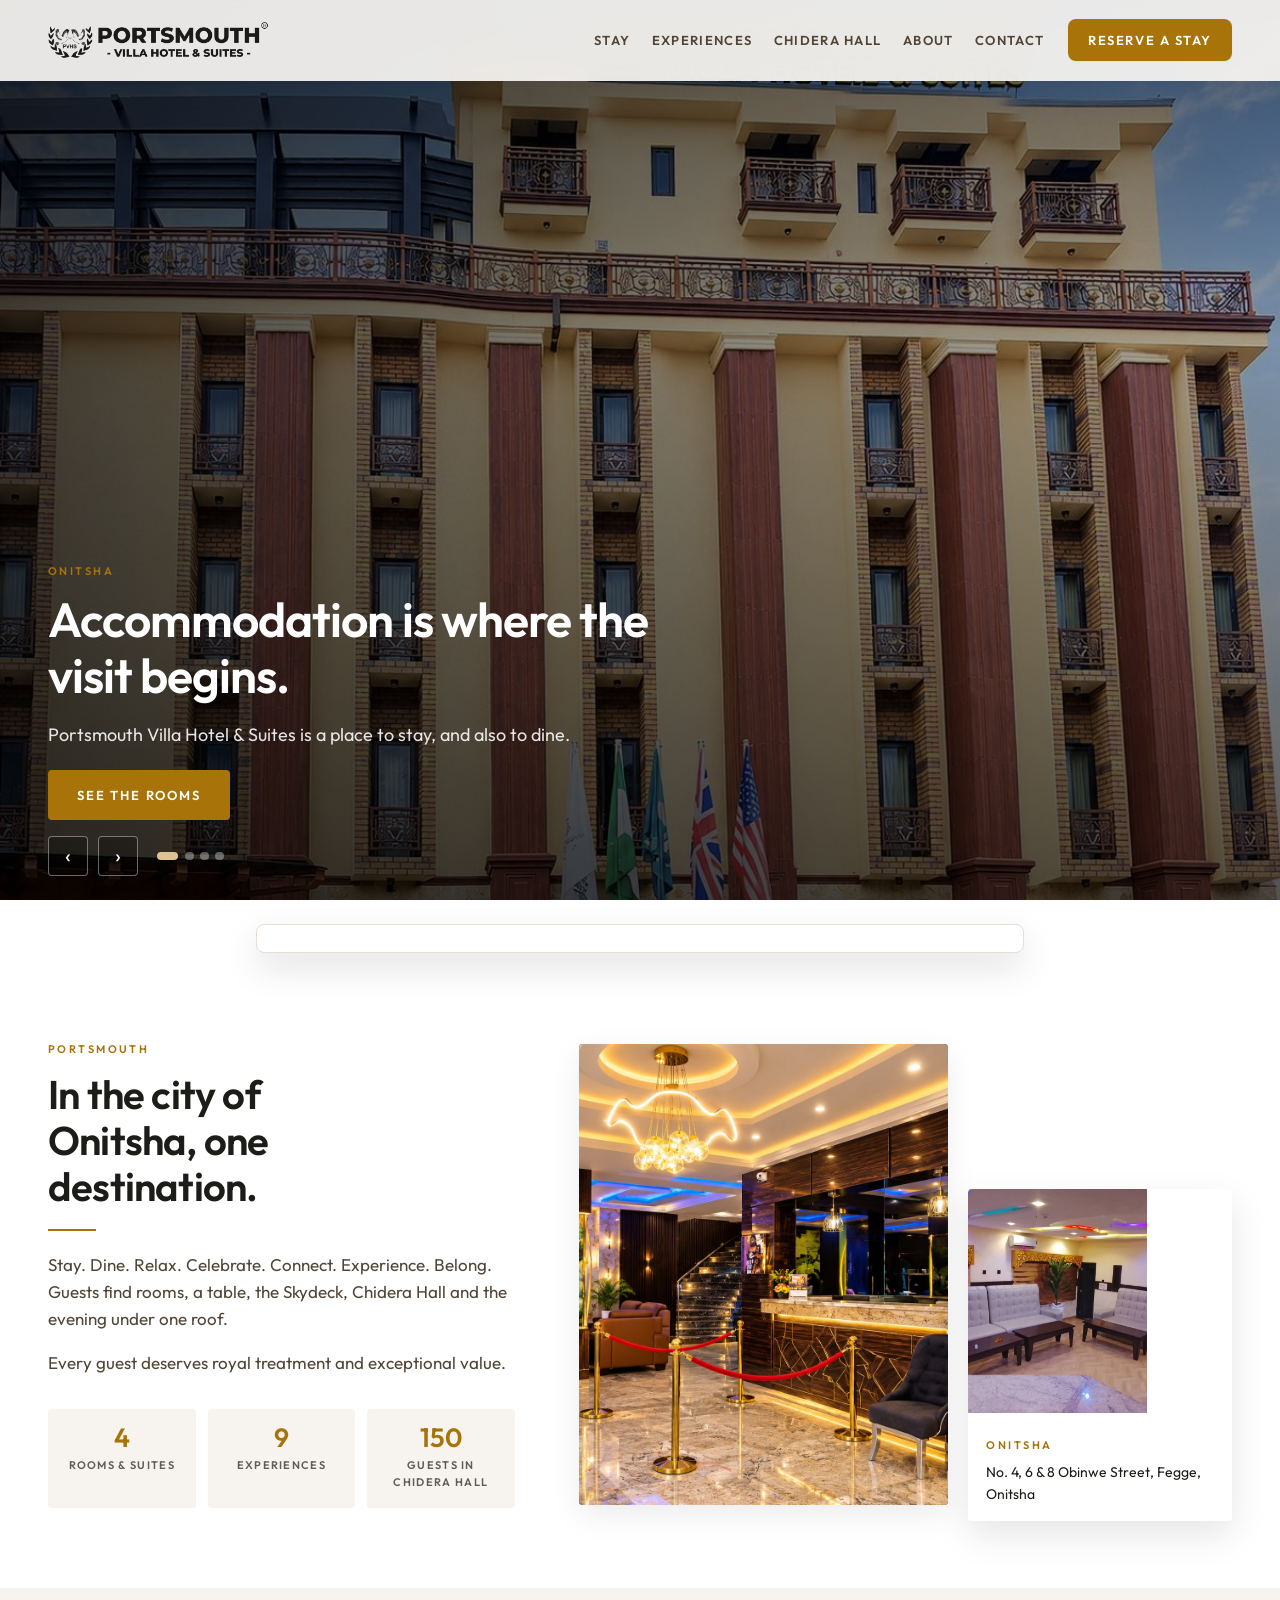
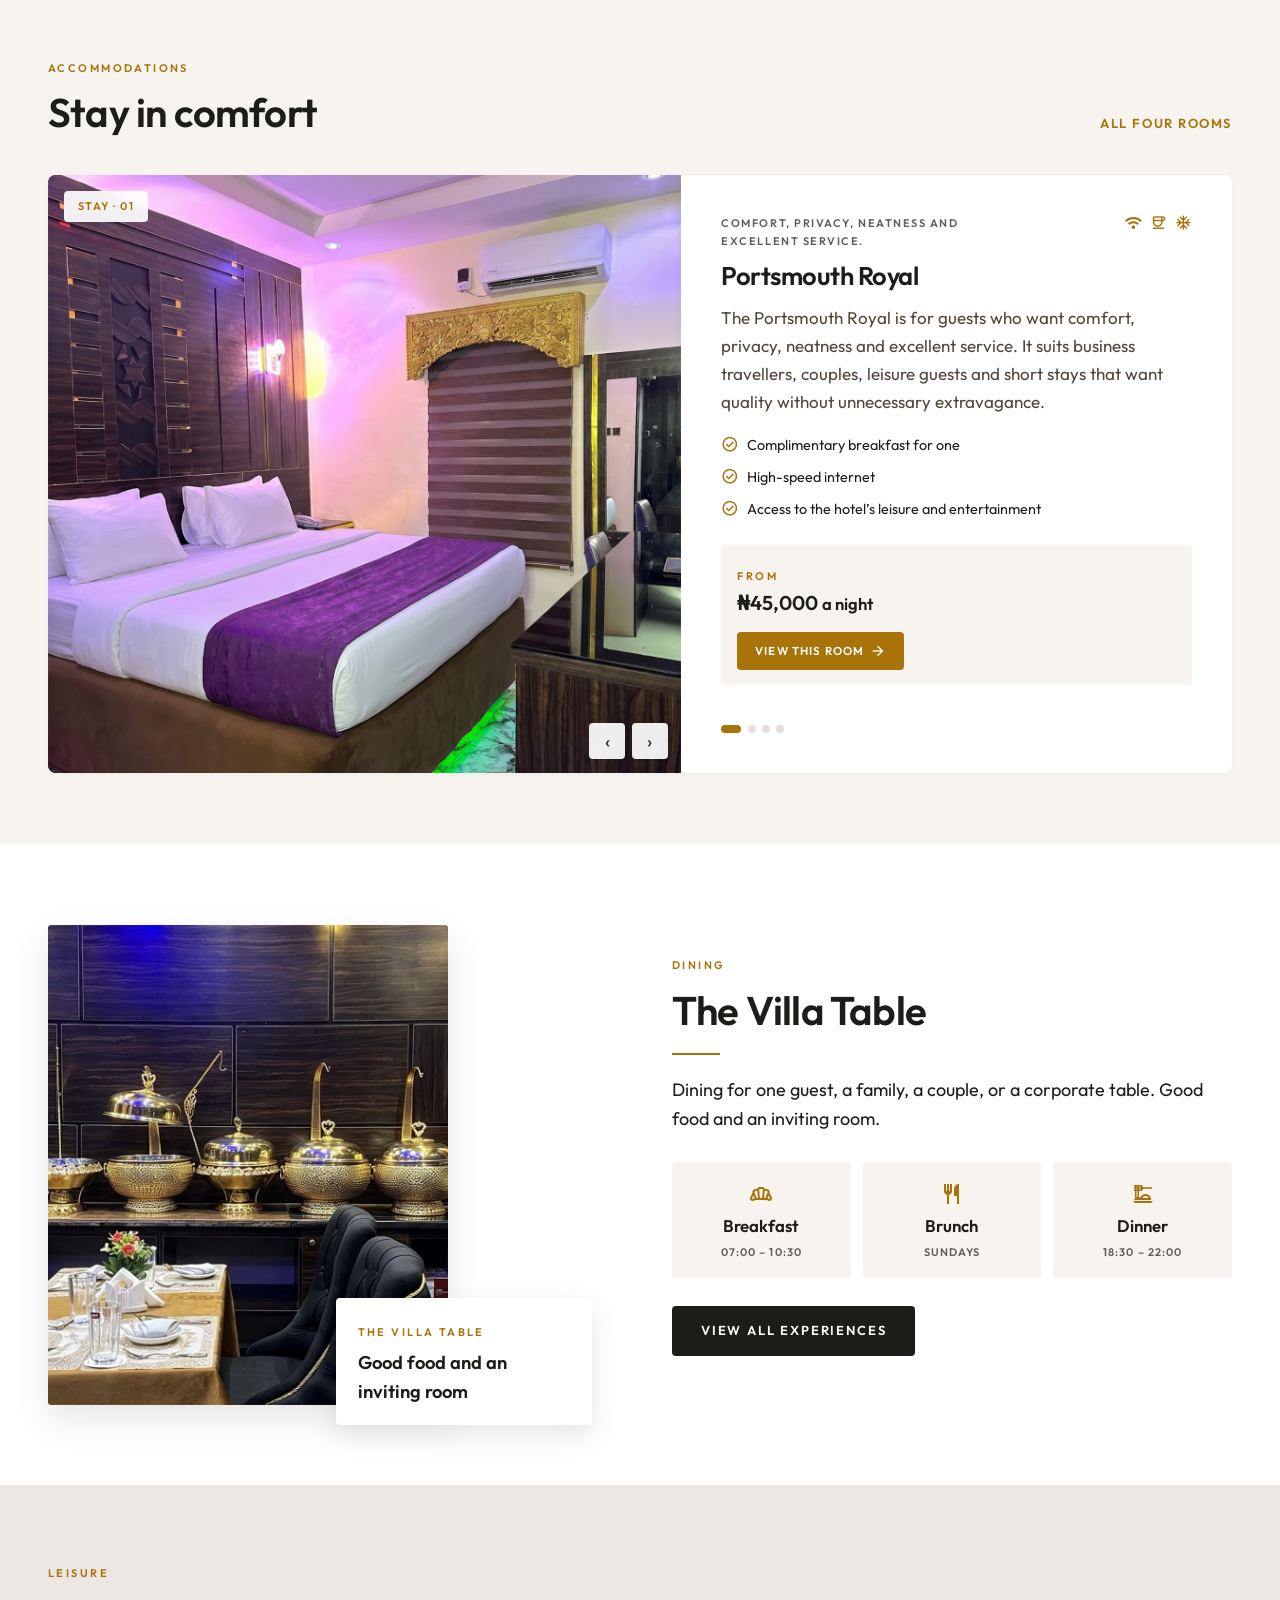
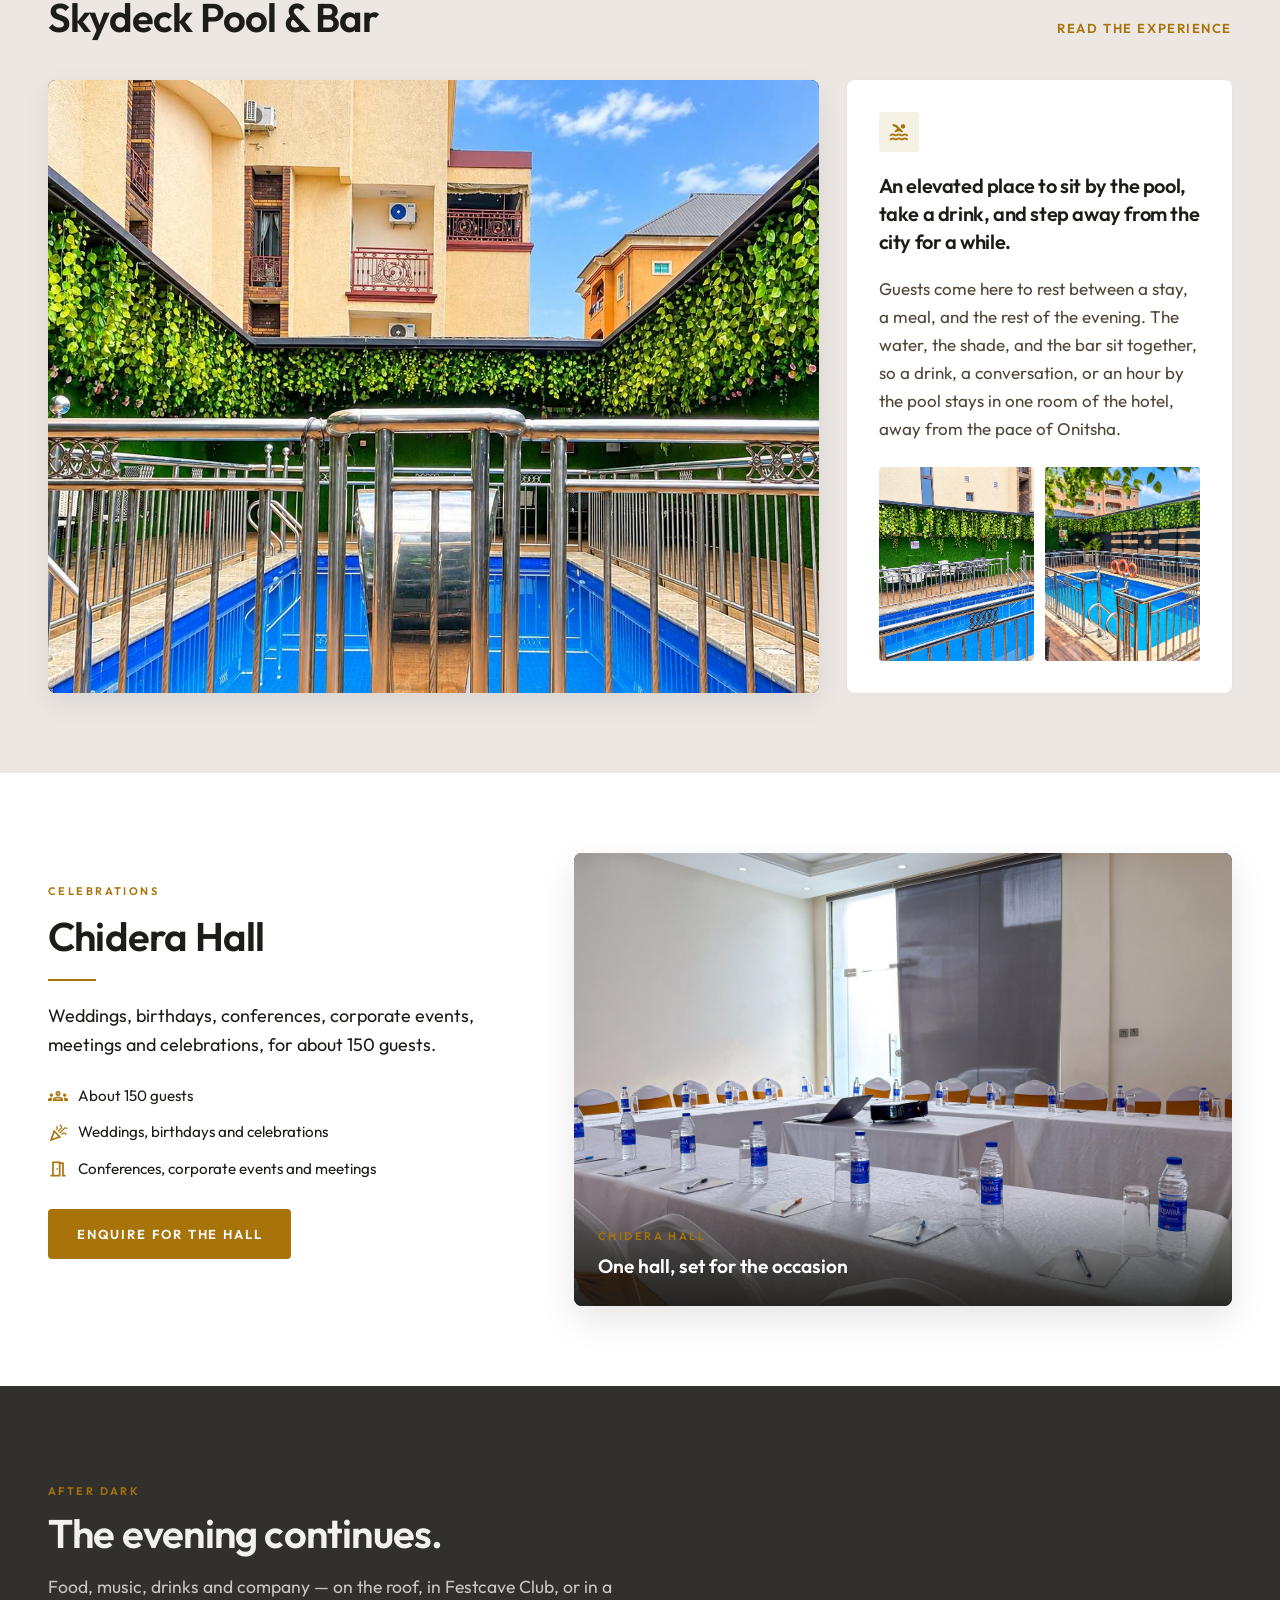
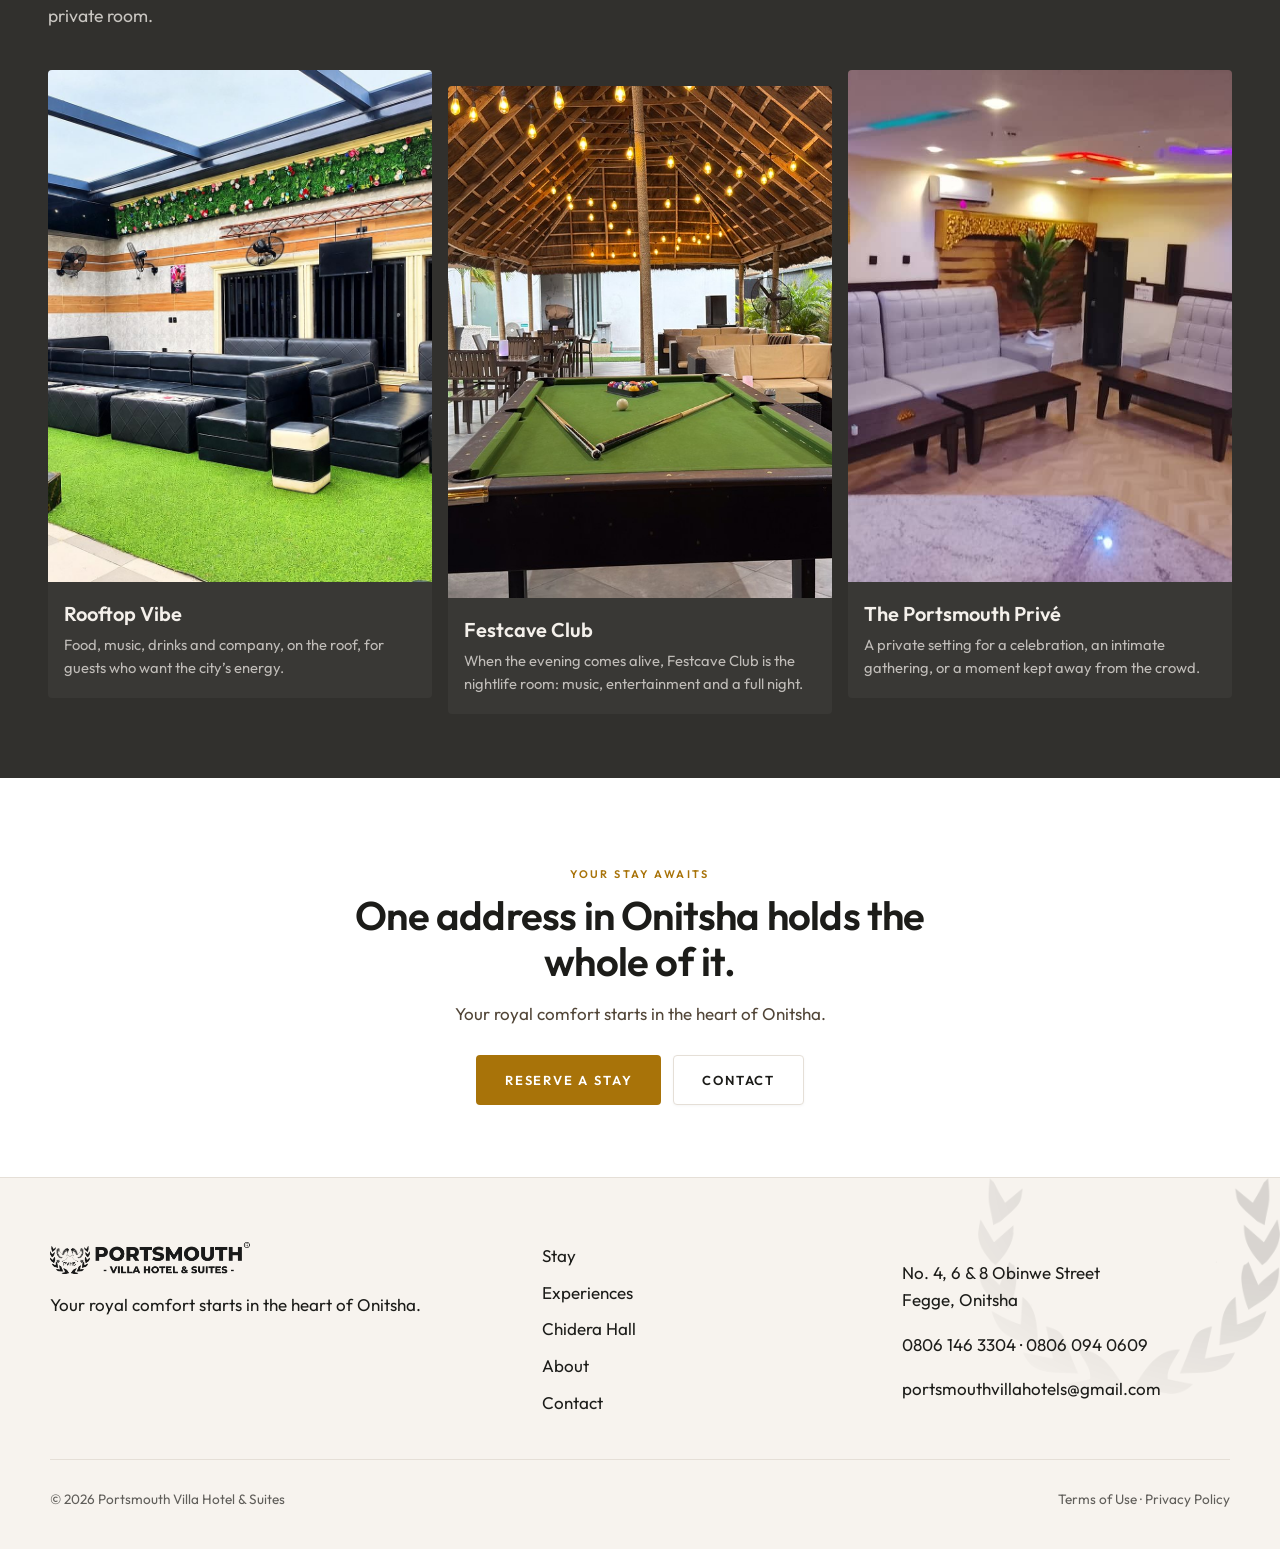
<file: index.html>
<!DOCTYPE html>
<html lang="en">
<head>
  <meta charset="utf-8">
  <meta name="viewport" content="width=device-width, initial-scale=1">
  <title>Portsmouth Villa Hotel &amp; Suites | Onitsha</title>
  <meta name="description" content="In the city of Onitsha, one destination. Stay, dine, relax, celebrate and belong at Portsmouth Villa Hotel &amp; Suites.">
  <link rel="icon" href="assets/branding/Portsmouth Hotels logo icon.png">
  <link rel="preconnect" href="https://fonts.googleapis.com">
  <link rel="preconnect" href="https://fonts.gstatic.com" crossorigin>
  <link href="https://fonts.googleapis.com/css2?family=Outfit:wght@400;500;600;700&amp;display=swap" rel="stylesheet">
  <link href="https://fonts.googleapis.com/css2?family=Material+Symbols+Outlined:opsz,wght,FILL,GRAD@24,400,0,0&amp;display=swap" rel="stylesheet">
  <link rel="stylesheet" href="css/portsmouth.css?v=20261121-2">
  <link rel="stylesheet" href="css/home.css?v=20261121-2">
</head>
<body data-page="home">
  <div id="site-header-root"></div>
  <main id="main" class="home">

    <section class="home-hero" data-hero aria-roledescription="carousel" aria-label="Welcome and rooms">
      <div class="home-hero__track" data-hero-track></div>
      <div class="home-hero__scrim"></div>
      <div class="home-hero__inner">
        <div class="home-hero__copy">
          <p class="label" data-hero-kicker></p>
          <h1 data-hero-title></h1>
          <p class="home-hero__lead" data-hero-text></p>
          <div class="home-hero__ctas">
            <a class="home-btn" data-hero-cta href="#accommodations">See the rooms</a>
          </div>
        </div>
        <div class="home-hero__controls">
          <button type="button" data-hero-prev aria-label="Previous slide">&lsaquo;</button>
          <button type="button" data-hero-next aria-label="Next slide">&rsaquo;</button>
          <div class="home-hero__dots" data-hero-dots></div>
        </div>
      </div>
    </section>

    <div class="home-bridge" id="stay-book">
      <div class="booking-bar home-bridge__bar">
        <div id="stayeazi-widget-portsmouth-villa-hotel-suites" class="stayeazi-booking-widget" data-widget-token="nAEa2ceqfGNsXdXq2zRCvbxhRuye91Mz"></div>
      </div>
    </div>

    <section class="home-philosophy">
      <div class="home-wrap">
        <div class="home-philosophy__grid">
          <div class="home-philosophy__copy home-reveal">
            <p class="label">Portsmouth</p>
            <h2>In the city of Onitsha, one destination.</h2>
            <div class="home-gold-rule"></div>
            <p>Stay. Dine. Relax. Celebrate. Connect. Experience. Belong. Guests find rooms, a table, the Skydeck, Chidera Hall and the evening under one roof.</p>
            <p>Every guest deserves royal treatment and exceptional value.</p>
            <div class="home-metrics">
              <div>
                <strong>4</strong>
                <span>Rooms &amp; suites</span>
              </div>
              <div>
                <strong>9</strong>
                <span>Experiences</span>
              </div>
              <div>
                <strong>150</strong>
                <span>Guests in Chidera Hall</span>
              </div>
            </div>
          </div>
          <div class="home-philosophy__media home-reveal home-reveal--right">
            <div class="home-philosophy__main" id="philosophy-main"></div>
            <figure class="home-philosophy__side">
              <div id="philosophy-side"></div>
              <figcaption>
                <span class="label">Onitsha</span>
                <p data-fill="address"></p>
              </figcaption>
            </figure>
          </div>
        </div>
      </div>
    </section>

    <section class="home-stay" id="accommodations">
      <div class="home-wrap">
        <div class="home-section-head home-reveal">
          <div>
            <p class="label">Accommodations</p>
            <h2>Stay in comfort</h2>
          </div>
          <p class="home-section-head__aside"><a class="home-text-link" href="stay.html">All four rooms</a></p>
        </div>
        <div class="home-stay-slider home-reveal" data-stay-slider></div>
      </div>
    </section>

    <section class="home-table" id="villa-table">
      <div class="home-wrap home-table__grid">
        <div class="home-table__media home-reveal">
          <div id="table-photo"></div>
          <div class="home-table__badge">
            <span class="label">The Villa Table</span>
            <p>Good food and an inviting room</p>
          </div>
        </div>
        <div class="home-table__copy home-reveal home-reveal--right">
          <p class="label">Dining</p>
          <h2>The Villa Table</h2>
          <div class="home-gold-rule"></div>
          <p class="home-lede">Dining for one guest, a family, a couple, or a corporate table. Good food and an inviting room.</p>
          <div class="home-meal-grid">
            <div class="home-meal home-reveal home-reveal--right" style="transition-delay: 0s">
              <span class="material-symbols-outlined" aria-hidden="true">bakery_dining</span>
              <h3>Breakfast</h3>
              <span data-fill="breakfastHours"></span>
            </div>
            <div class="home-meal home-reveal home-reveal--right" style="transition-delay: 0.05s">
              <span class="material-symbols-outlined" aria-hidden="true">restaurant</span>
              <h3>Brunch</h3>
              <span data-fill="brunchHours"></span>
            </div>
            <div class="home-meal home-reveal home-reveal--right" style="transition-delay: 0.1s">
              <span class="material-symbols-outlined" aria-hidden="true">dinner_dining</span>
              <h3>Dinner</h3>
              <span data-fill="dinnerHours"></span>
            </div>
          </div>
          <p><a class="home-btn home-btn--ink" href="experiences.html">View all experiences</a></p>
        </div>
      </div>
    </section>

    <section class="home-sky" id="sky">
      <div class="home-wrap">
        <div class="home-section-head home-reveal">
          <div>
            <p class="label">Leisure</p>
            <h2>Skydeck Pool &amp; Bar</h2>
          </div>
          <p class="home-section-head__aside"><a class="home-text-link" href="experiences.html#skydeck">Read the experience</a></p>
        </div>
        <div class="home-sky__grid">
          <div class="home-sky__photo home-reveal" id="sky-main"></div>
          <div class="home-sky__panel home-reveal home-reveal--right">
            <span class="material-symbols-outlined home-sky__icon" aria-hidden="true">pool</span>
            <h3>An elevated place to sit by the pool, take a drink, and step away from the city for a while.</h3>
            <p>Guests come here to rest between a stay, a meal, and the rest of the evening. The water, the shade, and the bar sit together, so a drink, a conversation, or an hour by the pool stays in one room of the hotel, away from the pace of Onitsha.</p>
            <div class="home-sky__stack" id="sky-stack"></div>
          </div>
        </div>
      </div>
    </section>

    <section class="home-hall" id="hall">
      <div class="home-wrap home-hall__grid">
        <div class="home-hall__copy home-reveal">
          <p class="label">Celebrations</p>
          <h2>Chidera Hall</h2>
          <div class="home-gold-rule"></div>
          <p class="home-lede">Weddings, birthdays, conferences, corporate events, meetings and celebrations, for about 150 guests.</p>
          <ul class="home-hall__list">
            <li>
              <span class="material-symbols-outlined" aria-hidden="true">groups</span>
              <span>About 150 guests</span>
            </li>
            <li>
              <span class="material-symbols-outlined" aria-hidden="true">celebration</span>
              <span>Weddings, birthdays and celebrations</span>
            </li>
            <li>
              <span class="material-symbols-outlined" aria-hidden="true">meeting_room</span>
              <span>Conferences, corporate events and meetings</span>
            </li>
          </ul>
          <p><a class="home-btn" href="chidera-hall.html">Enquire for the hall</a></p>
        </div>
        <div class="home-hall__media home-reveal home-reveal--right">
          <div id="chidera-photo"></div>
          <div class="home-hall__caption">
            <span class="label">Chidera Hall</span>
            <p>One hall, set for the occasion</p>
          </div>
        </div>
      </div>
    </section>

    <section class="home-evening">
      <div class="home-wrap">
        <div class="home-evening__intro home-reveal">
          <p class="label">After dark</p>
          <h2>The evening continues.</h2>
          <p>Food, music, drinks and company &mdash; on the roof, in Festcave Club, or in a private room.</p>
        </div>
        <div class="home-evening__grid home-reveal" id="evening"></div>
      </div>
    </section>

    <section class="home-close">
      <div class="home-wrap home-close__inner home-reveal">
        <p class="label">Your stay awaits</p>
        <h2>One address in Onitsha holds the whole of it.</h2>
        <p>Your royal comfort starts in the heart of Onitsha.</p>
        <div class="home-close__ctas">
          <a class="home-btn" href="stay.html">Reserve a stay</a>
          <a class="home-btn home-btn--ghost" href="contact.html">Contact</a>
        </div>
      </div>
    </section>

  </main>
  <button type="button" class="home-scroll-top" id="home-scroll-top" aria-label="Scroll to top" hidden>
    <span class="material-symbols-outlined" aria-hidden="true">arrow_upward</span>
  </button>
  <div id="site-footer-root"></div>
  <script src="js/content.js?v=20261121-2"></script>
  <script src="js/images.js?v=20261121-2"></script>
  <script src="js/site-chrome.js?v=20261121-2"></script>
  <script src="js/pages.js?v=20261121-2"></script>
</body>
</html>
</file>
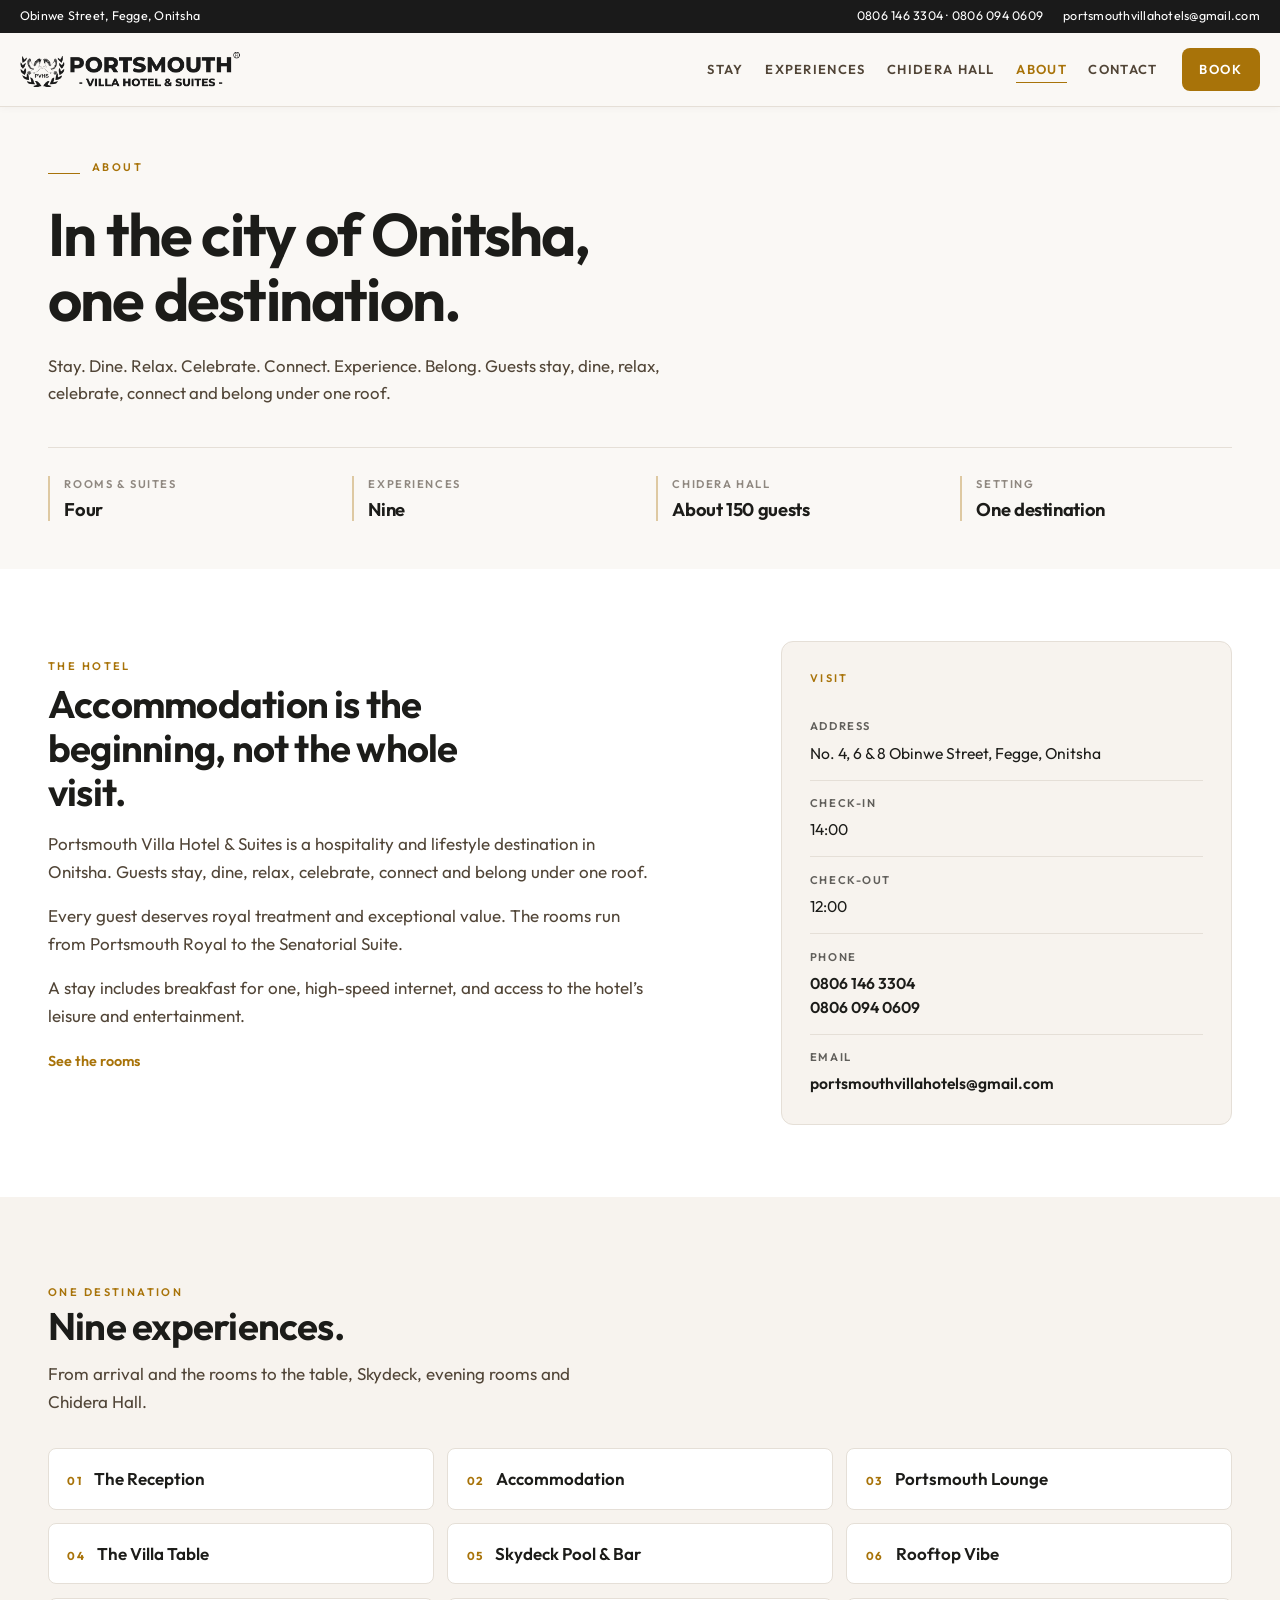
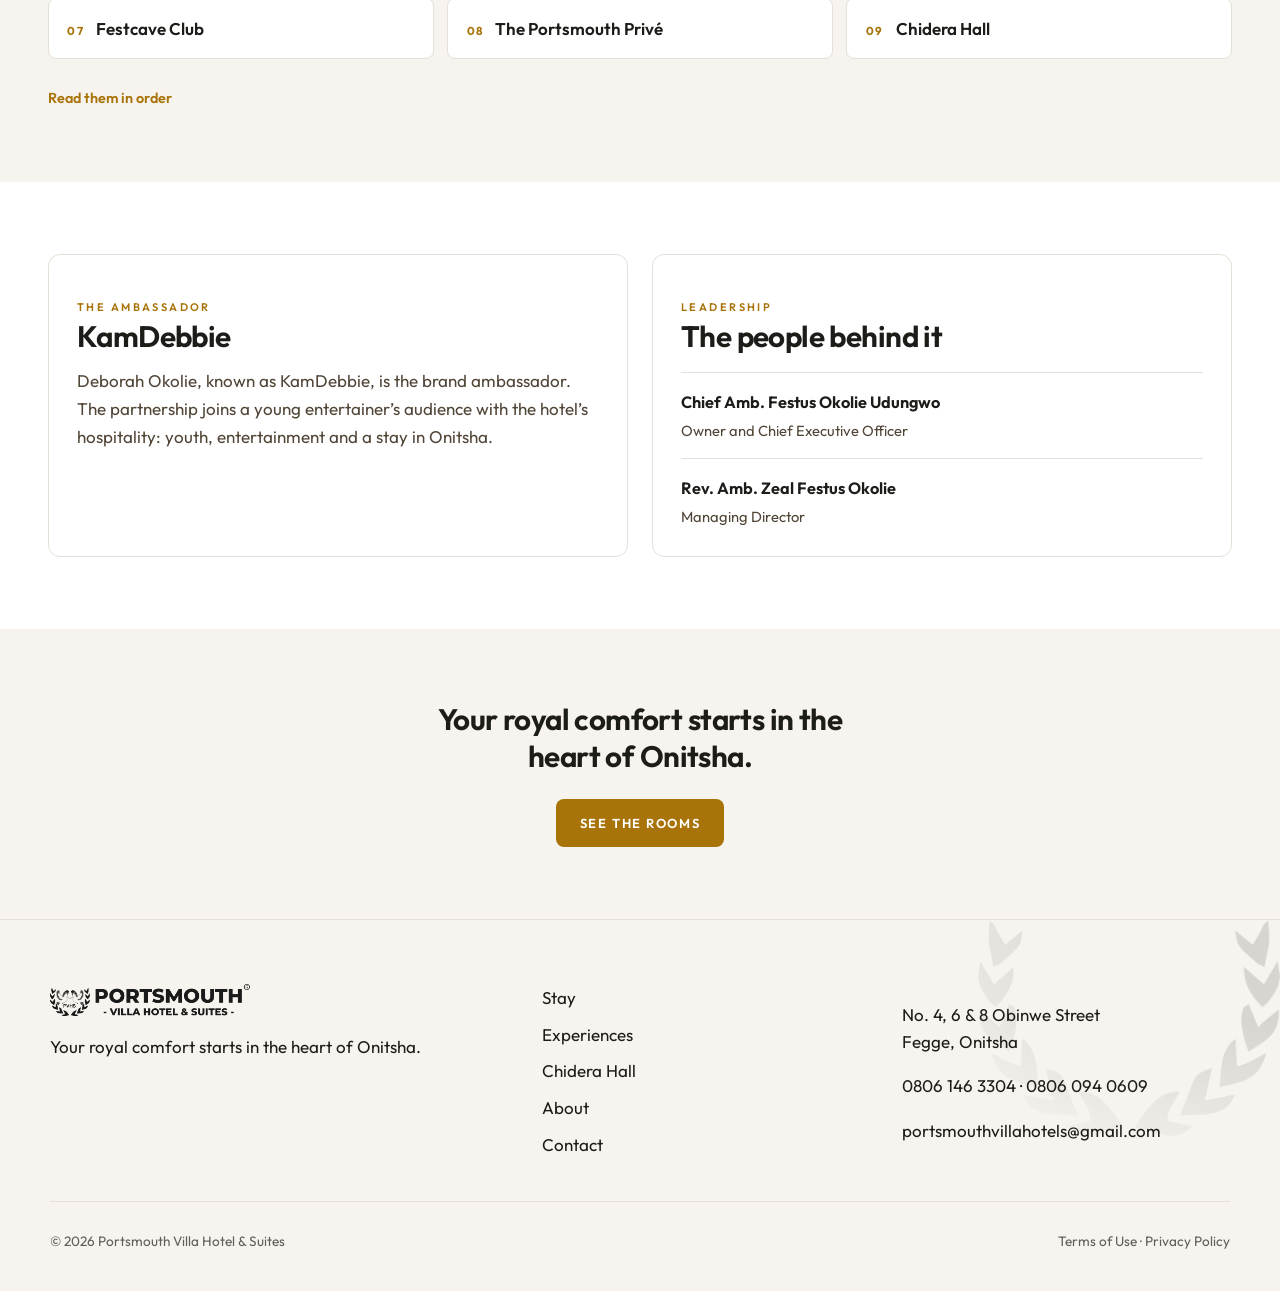
<file: about.html>
<!DOCTYPE html>
<html lang="en">
<head>
  <meta charset="utf-8">
  <meta name="viewport" content="width=device-width, initial-scale=1">
  <title>About | Portsmouth Villa Hotel &amp; Suites</title>
  <link rel="icon" href="assets/branding/Portsmouth Hotels logo icon.png">
  <link rel="preconnect" href="https://fonts.googleapis.com">
  <link rel="preconnect" href="https://fonts.gstatic.com" crossorigin>
  <link href="https://fonts.googleapis.com/css2?family=Outfit:wght@400;500;600;700&amp;display=swap" rel="stylesheet">
  <link rel="stylesheet" href="css/portsmouth.css?v=20261121-2">
  <link rel="stylesheet" href="css/site-ui.css?v=20261121-2">
  <link rel="stylesheet" href="css/about.css?v=20261121-2">
</head>
<body data-page="about">
  <div id="site-header-root"></div>
  <main id="main" class="about-page">

    <header class="ui-intro">
      <div class="ui-wrap">
        <div class="ui-intro__eyebrow">
          <span class="ui-intro__rule"></span>
          <span class="label">About</span>
        </div>
        <h1>In the city of Onitsha, one destination.</h1>
        <p class="lead">Stay. Dine. Relax. Celebrate. Connect. Experience. Belong. Guests stay, dine, relax, celebrate, connect and belong under one roof.</p>
        <dl class="ui-ribbon">
          <div>
            <dt>Rooms &amp; suites</dt>
            <dd>Four</dd>
          </div>
          <div>
            <dt>Experiences</dt>
            <dd>Nine</dd>
          </div>
          <div>
            <dt>Chidera Hall</dt>
            <dd>About 150 guests</dd>
          </div>
          <div>
            <dt>Setting</dt>
            <dd>One destination</dd>
          </div>
        </dl>
      </div>
    </header>

    <section class="about-story">
      <div class="ui-wrap about-story__grid">
        <div class="about-story__copy reveal">
          <p class="label">The hotel</p>
          <h2>Accommodation is the beginning, not the whole visit.</h2>
          <p>Portsmouth Villa Hotel &amp; Suites is a hospitality and lifestyle destination in Onitsha. Guests stay, dine, relax, celebrate, connect and belong under one roof.</p>
          <p>Every guest deserves royal treatment and exceptional value. The rooms run from Portsmouth Royal to the Senatorial Suite.</p>
          <p>A stay includes breakfast for one, high-speed internet, and access to the hotel&rsquo;s leisure and entertainment.</p>
          <p><a class="ui-text-link" href="stay.html">See the rooms</a></p>
        </div>
        <aside class="about-story__aside reveal">
          <p class="label">Visit</p>
          <dl class="about-aside-facts">
            <div>
              <dt>Address</dt>
              <dd data-fill="address"></dd>
            </div>
            <div>
              <dt>Check-in</dt>
              <dd data-fill="checkIn"></dd>
            </div>
            <div>
              <dt>Check-out</dt>
              <dd data-fill="checkOut"></dd>
            </div>
            <div>
              <dt>Phone</dt>
              <dd>
                <a href="tel:+2348061463304">0806 146 3304</a><br>
                <a href="tel:+2348060940609">0806 094 0609</a>
              </dd>
            </div>
            <div>
              <dt>Email</dt>
              <dd><a href="mailto:portsmouthvillahotels@gmail.com">portsmouthvillahotels@gmail.com</a></dd>
            </div>
          </dl>
        </aside>
      </div>
    </section>

    <section class="about-exp-band">
      <div class="ui-wrap">
        <div class="about-exp-band__head reveal">
          <p class="label">One destination</p>
          <h2>Nine experiences.</h2>
          <p>From arrival and the rooms to the table, Skydeck, evening rooms and Chidera Hall.</p>
        </div>
        <ul class="about-exp reveal" id="about-exp"></ul>
        <p class="about-exp-band__link"><a class="ui-text-link" href="experiences.html">Read them in order</a></p>
      </div>
    </section>

    <section class="about-people">
      <div class="ui-wrap about-people__grid">
        <article class="about-person reveal">
          <p class="label">The ambassador</p>
          <h2>KamDebbie</h2>
          <p>Deborah Okolie, known as KamDebbie, is the brand ambassador. The partnership joins a young entertainer&rsquo;s audience with the hotel&rsquo;s hospitality: youth, entertainment and a stay in Onitsha.</p>
        </article>
        <article class="about-person reveal">
          <p class="label">Leadership</p>
          <h2>The people behind it</h2>
          <ul class="about-leaders">
            <li>
              <strong>Chief Amb. Festus Okolie Udungwo</strong>
              <span>Owner and Chief Executive Officer</span>
            </li>
            <li>
              <strong>Rev. Amb. Zeal Festus Okolie</strong>
              <span>Managing Director</span>
            </li>
          </ul>
        </article>
      </div>
    </section>

    <section class="about-close">
      <div class="ui-wrap about-close__inner reveal">
        <p>Your royal comfort starts in the heart of Onitsha.</p>
        <a class="ui-btn" href="stay.html">See the rooms</a>
      </div>
    </section>

  </main>
  <div id="site-footer-root"></div>
  <script src="js/content.js?v=20261121-2"></script>
  <script src="js/images.js?v=20261121-2"></script>
  <script src="js/site-chrome.js?v=20261121-2"></script>
  <script src="js/pages.js?v=20261121-2"></script>
</body>
</html>
</file>
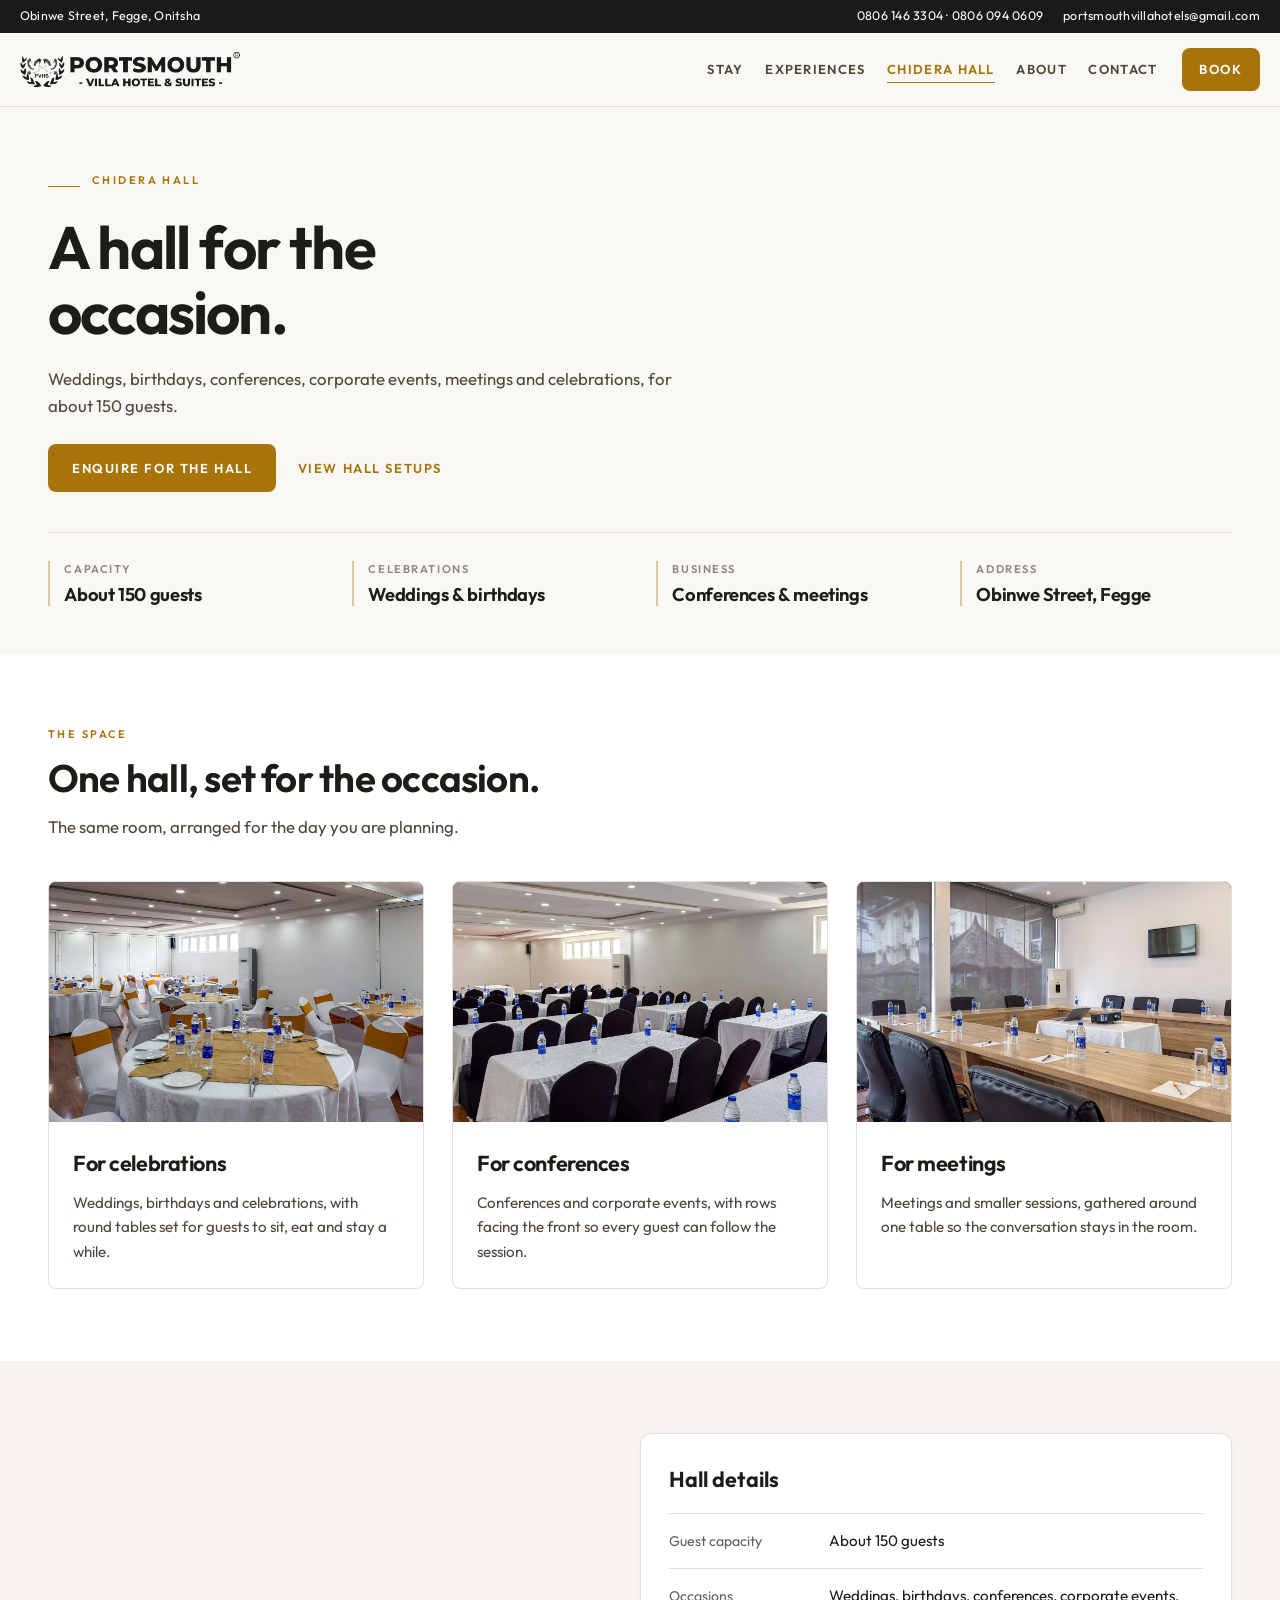
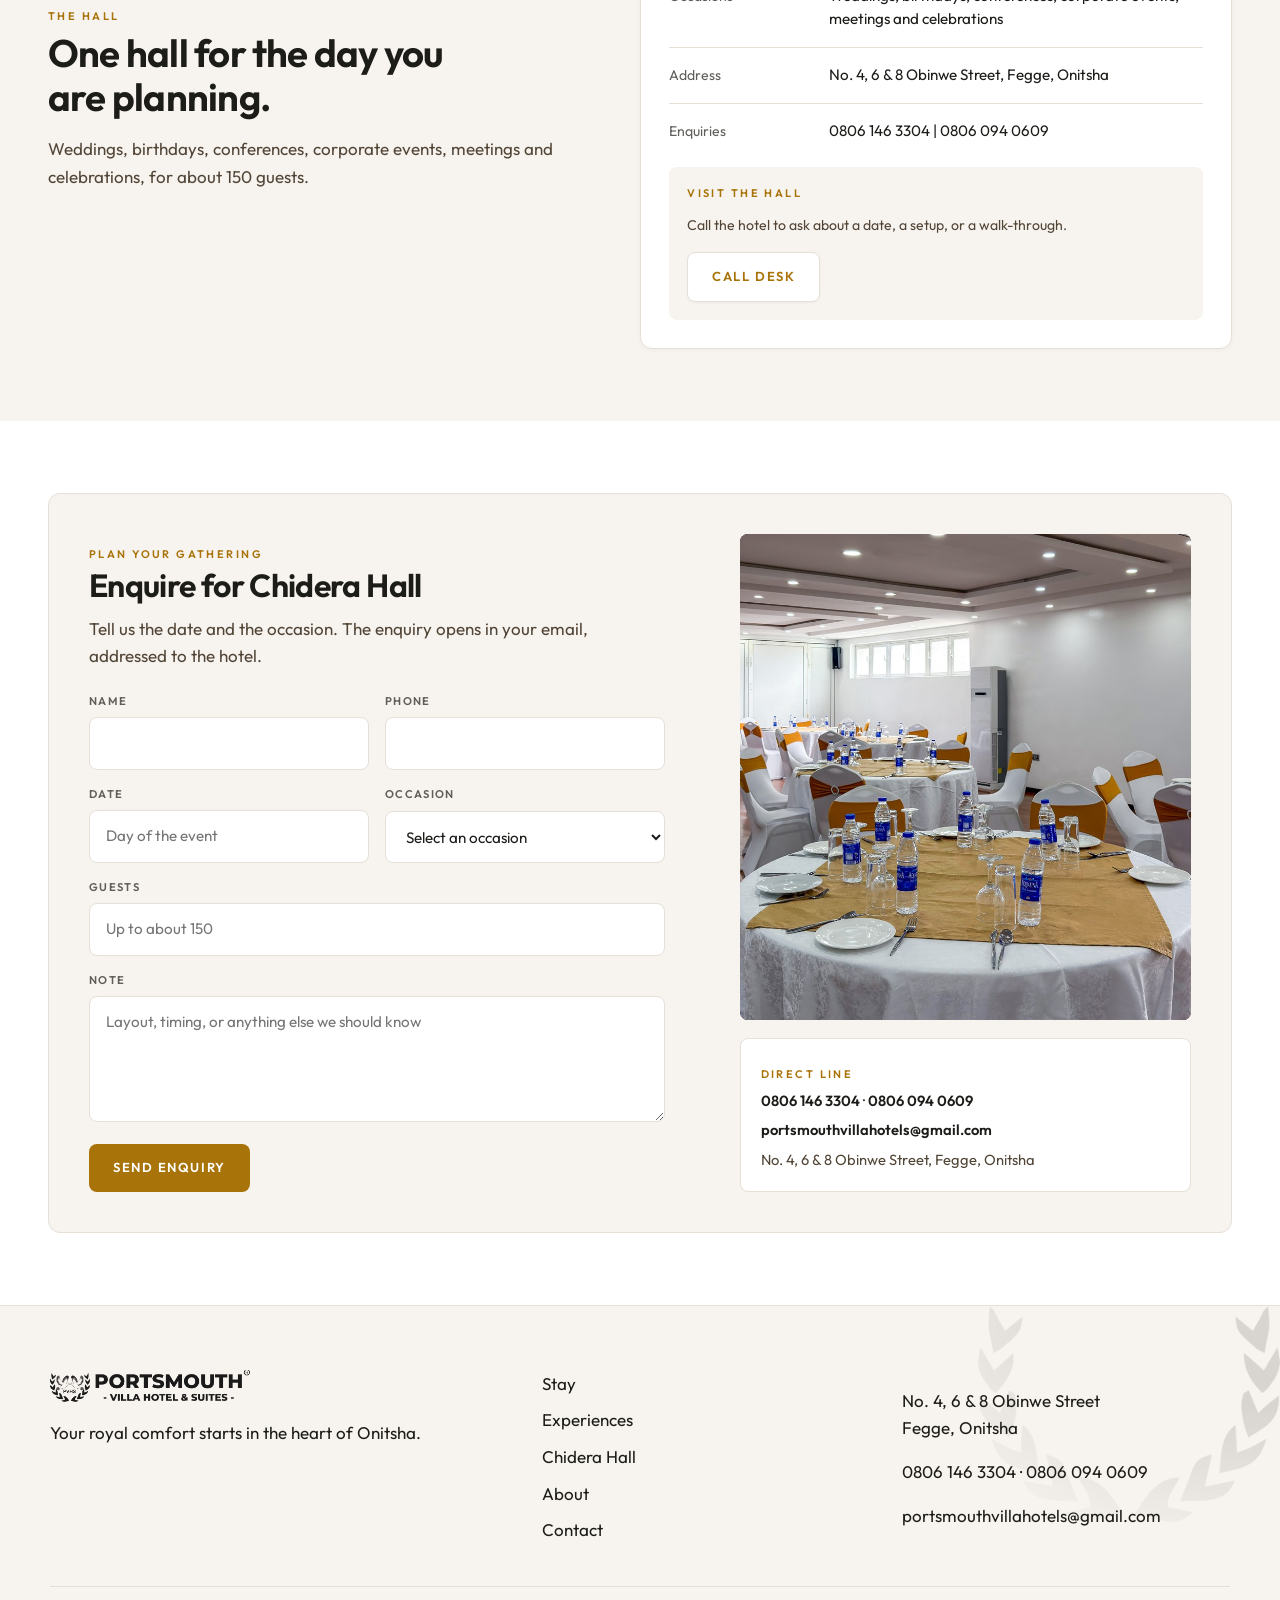
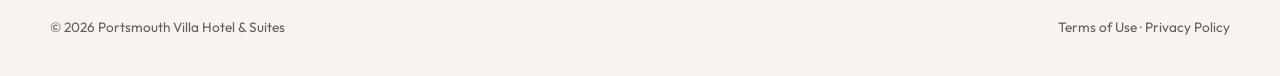
<file: chidera-hall.html>
<!DOCTYPE html>
<html lang="en">
<head>
  <meta charset="utf-8">
  <meta name="viewport" content="width=device-width, initial-scale=1">
  <title>Chidera Hall | Portsmouth Villa Hotel &amp; Suites</title>
  <link rel="icon" href="assets/branding/Portsmouth Hotels logo icon.png">
  <link rel="preconnect" href="https://fonts.googleapis.com">
  <link rel="preconnect" href="https://fonts.gstatic.com" crossorigin>
  <link href="https://fonts.googleapis.com/css2?family=Outfit:wght@400;500;600;700&amp;display=swap" rel="stylesheet">
  <link rel="stylesheet" href="css/portsmouth.css?v=20261121-2">
  <link rel="stylesheet" href="css/chidera.css?v=20261121-2">
</head>
<body data-page="chidera">
  <div id="site-header-root"></div>
  <main id="main" class="hall-page">

    <header class="hall-intro">
      <div class="hall-wrap hall-intro__inner">
        <div class="hall-intro__copy">
          <div class="hall-intro__eyebrow">
            <span class="hall-intro__rule"></span>
            <span class="label">Chidera Hall</span>
          </div>
          <h1>A hall for the occasion.</h1>
          <p class="lead">Weddings, birthdays, conferences, corporate events, meetings and celebrations, for about 150 guests.</p>
          <div class="hall-intro__ctas">
            <a class="hall-btn" href="#enquire">Enquire for the hall</a>
            <a class="hall-text-link" href="#configurations">View hall setups</a>
          </div>
        </div>
        <dl class="hall-ribbon">
          <div>
            <dt>Capacity</dt>
            <dd>About 150 guests</dd>
          </div>
          <div>
            <dt>Celebrations</dt>
            <dd>Weddings &amp; birthdays</dd>
          </div>
          <div>
            <dt>Business</dt>
            <dd>Conferences &amp; meetings</dd>
          </div>
          <div>
            <dt>Address</dt>
            <dd>Obinwe Street, Fegge</dd>
          </div>
        </dl>
      </div>
    </header>

    <section class="hall-space" id="configurations">
      <div class="hall-wrap">
        <div class="hall-section-head">
          <p class="label">The space</p>
          <h2>One hall, set for the occasion.</h2>
          <p>The same room, arranged for the day you are planning.</p>
        </div>
        <div class="hall-setups">
          <article class="hall-setup reveal">
            <div class="hall-setup__photo" id="chidera-celebration"></div>
            <div class="hall-setup__body">
              <h3>For celebrations</h3>
              <p>Weddings, birthdays and celebrations, with round tables set for guests to sit, eat and stay a while.</p>
            </div>
          </article>
          <article class="hall-setup reveal">
            <div class="hall-setup__photo" id="chidera-conference"></div>
            <div class="hall-setup__body">
              <h3>For conferences</h3>
              <p>Conferences and corporate events, with rows facing the front so every guest can follow the session.</p>
            </div>
          </article>
          <article class="hall-setup reveal">
            <div class="hall-setup__photo" id="chidera-meeting"></div>
            <div class="hall-setup__body">
              <h3>For meetings</h3>
              <p>Meetings and smaller sessions, gathered around one table so the conversation stays in the room.</p>
            </div>
          </article>
        </div>
      </div>
    </section>

    <section class="hall-details">
      <div class="hall-wrap hall-details__grid">
        <div class="hall-details__copy">
          <p class="label">The hall</p>
          <h2>One hall for the day you are planning.</h2>
          <p>Weddings, birthdays, conferences, corporate events, meetings and celebrations, for about 150 guests.</p>
        </div>
        <div class="hall-details__panel">
          <div class="hall-details__panel-head">
            <h3>Hall details</h3>
          </div>
          <dl class="hall-matrix">
            <div>
              <dt>Guest capacity</dt>
              <dd>About 150 guests</dd>
            </div>
            <div>
              <dt>Occasions</dt>
              <dd>Weddings, birthdays, conferences, corporate events, meetings and celebrations</dd>
            </div>
            <div>
              <dt>Address</dt>
              <dd data-fill="address"></dd>
            </div>
            <div>
              <dt>Enquiries</dt>
              <dd data-fill="phones"></dd>
            </div>
          </dl>
          <div class="hall-details__callout">
            <div>
              <p class="label">Visit the hall</p>
              <p>Call the hotel to ask about a date, a setup, or a walk-through.</p>
            </div>
            <a class="hall-btn hall-btn--ghost" href="tel:+2348061463304">Call desk</a>
          </div>
        </div>
      </div>
    </section>

    <section class="hall-enquire" id="enquire">
      <div class="hall-wrap">
        <div class="hall-enquire__panel">
          <div class="hall-enquire__grid">
            <div class="hall-enquire__form">
              <p class="label">Plan your gathering</p>
              <h2>Enquire for Chidera Hall</h2>
              <p>Tell us the date and the occasion. The enquiry opens in your email, addressed to the hotel.</p>
              <form class="enquire" id="enquire-hall">
                <div class="enquire__row">
                  <label>Name <input name="name" required autocomplete="name"></label>
                  <label>Phone <input name="phone" required autocomplete="tel"></label>
                </div>
                <div class="enquire__row">
                  <label>Date <input name="dates" required placeholder="Day of the event"></label>
                  <label>Occasion
                    <select name="occasion" required>
                      <option value="" disabled selected>Select an occasion</option>
                      <option value="Wedding">Wedding</option>
                      <option value="Birthday">Birthday</option>
                      <option value="Conference">Conference</option>
                      <option value="Corporate event">Corporate event</option>
                      <option value="Meeting">Meeting</option>
                      <option value="Celebration">Celebration</option>
                    </select>
                  </label>
                </div>
                <label>Guests <input name="guests" type="number" min="1" max="150" placeholder="Up to about 150"></label>
                <label>Note <textarea name="note" rows="4" placeholder="Layout, timing, or anything else we should know"></textarea></label>
                <button class="hall-btn" type="submit">Send enquiry</button>
              </form>
            </div>
            <aside class="hall-enquire__aside">
              <div class="hall-enquire__photo" id="chidera-form-photo"></div>
              <div class="hall-enquire__contact">
                <p class="label">Direct line</p>
                <p>
                  <a href="tel:+2348061463304">0806 146 3304</a>
                  <span aria-hidden="true">&middot;</span>
                  <a href="tel:+2348060940609">0806 094 0609</a>
                </p>
                <p><a href="mailto:portsmouthvillahotels@gmail.com">portsmouthvillahotels@gmail.com</a></p>
                <p class="hall-enquire__address" data-fill="address"></p>
              </div>
            </aside>
          </div>
        </div>
      </div>
    </section>

  </main>
  <div id="site-footer-root"></div>
  <script src="js/content.js?v=20261121-2"></script>
  <script src="js/images.js?v=20261121-2"></script>
  <script src="js/site-chrome.js?v=20261121-2"></script>
  <script src="js/pages.js?v=20261121-2"></script>
</body>
</html>
</file>
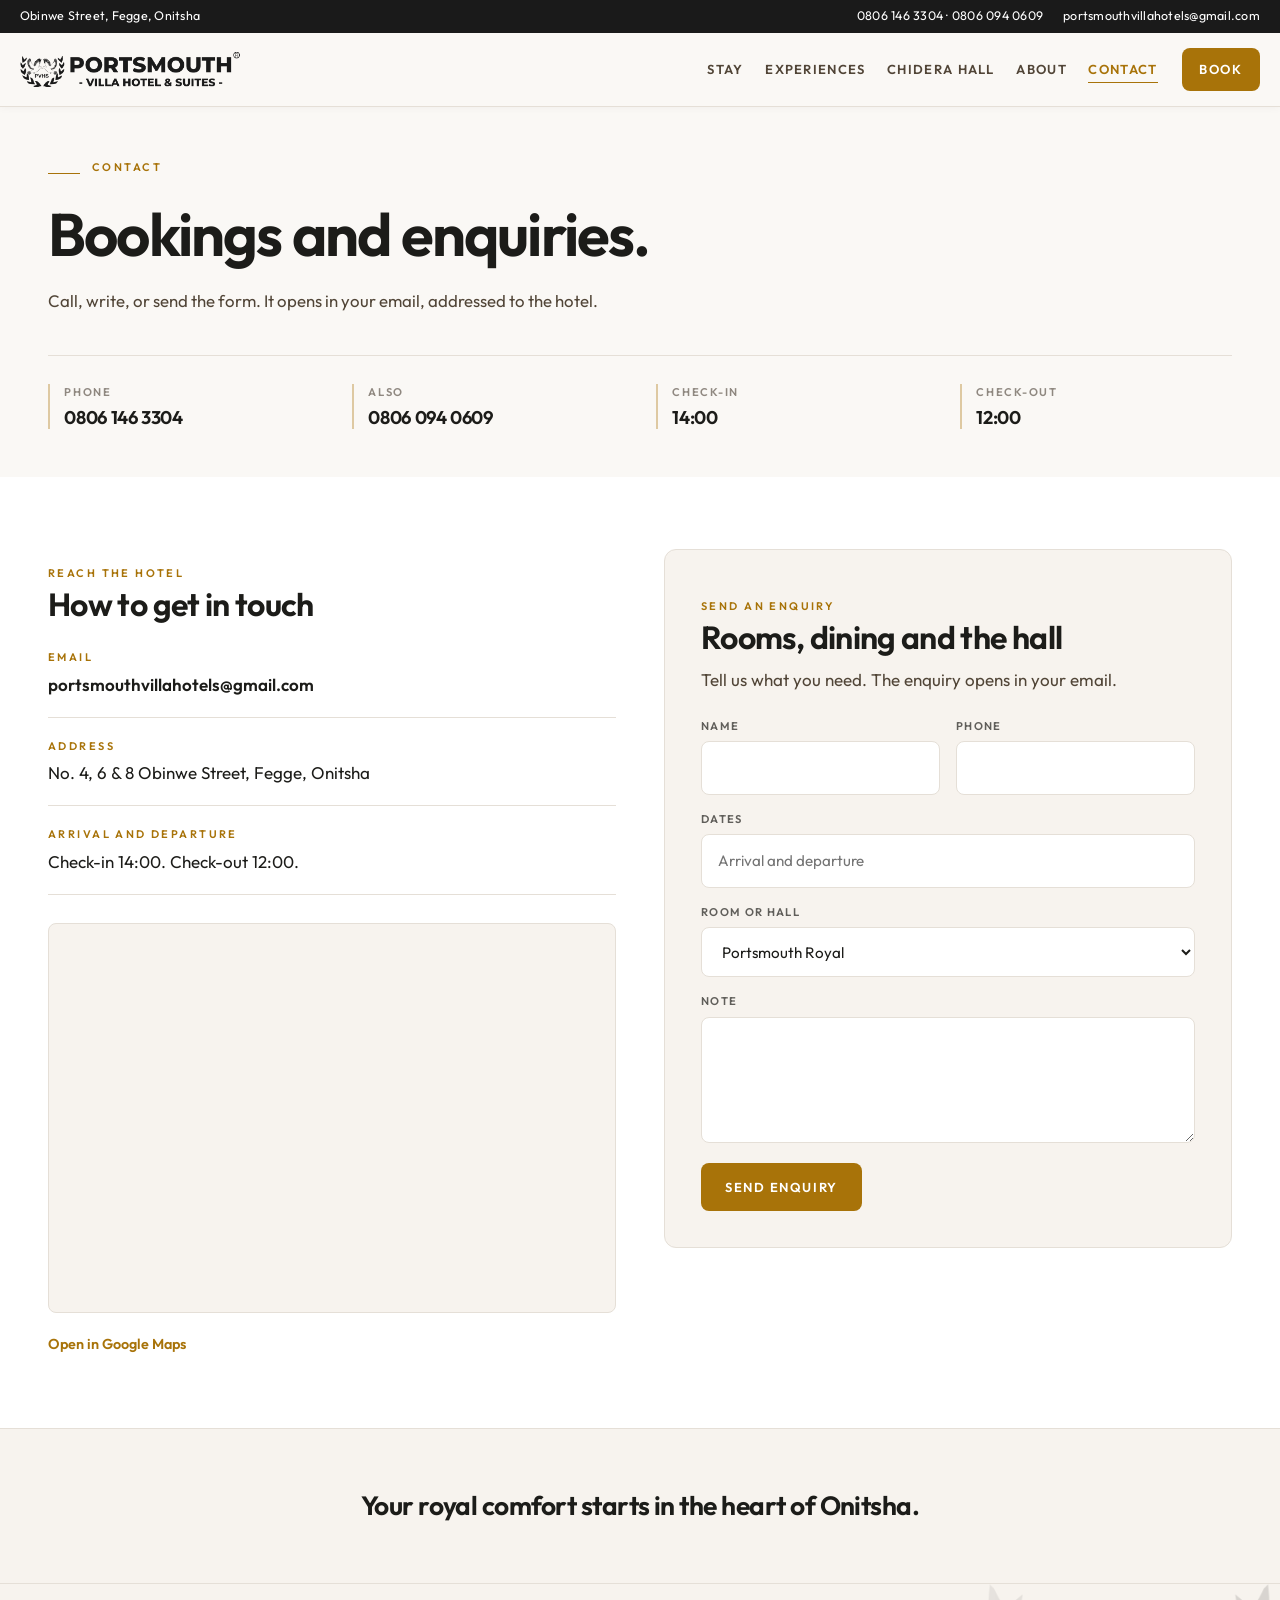
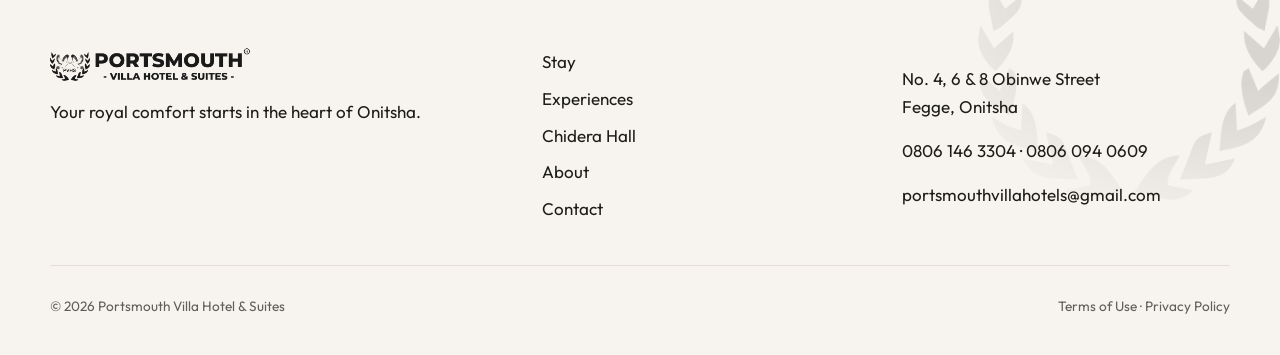
<file: contact.html>
<!DOCTYPE html>
<html lang="en">
<head>
  <meta charset="utf-8">
  <meta name="viewport" content="width=device-width, initial-scale=1">
  <title>Contact | Portsmouth Villa Hotel &amp; Suites</title>
  <link rel="icon" href="assets/branding/Portsmouth Hotels logo icon.png">
  <link rel="preconnect" href="https://fonts.googleapis.com">
  <link rel="preconnect" href="https://fonts.gstatic.com" crossorigin>
  <link href="https://fonts.googleapis.com/css2?family=Outfit:wght@400;500;600;700&amp;display=swap" rel="stylesheet">
  <link rel="stylesheet" href="css/portsmouth.css?v=20261121-2">
  <link rel="stylesheet" href="css/site-ui.css?v=20261121-2">
  <link rel="stylesheet" href="css/contact.css?v=20261121-2">
</head>
<body data-page="contact">
  <div id="site-header-root"></div>
  <main id="main" class="contact-page">

    <header class="ui-intro">
      <div class="ui-wrap">
        <div class="ui-intro__eyebrow">
          <span class="ui-intro__rule"></span>
          <span class="label">Contact</span>
        </div>
        <h1>Bookings and enquiries.</h1>
        <p class="lead">Call, write, or send the form. It opens in your email, addressed to the hotel.</p>
        <dl class="ui-ribbon">
          <div>
            <dt>Phone</dt>
            <dd><a href="tel:+2348061463304">0806 146 3304</a></dd>
          </div>
          <div>
            <dt>Also</dt>
            <dd><a href="tel:+2348060940609">0806 094 0609</a></dd>
          </div>
          <div>
            <dt>Check-in</dt>
            <dd data-fill="checkIn"></dd>
          </div>
          <div>
            <dt>Check-out</dt>
            <dd data-fill="checkOut"></dd>
          </div>
        </dl>
      </div>
    </header>

    <section class="contact-main">
      <div class="ui-wrap contact-main__grid">
        <div class="contact-info reveal">
          <p class="label">Reach the hotel</p>
          <h2>How to get in touch</h2>

          <div class="contact-channels">
            <div class="contact-channel">
              <p class="label">Email</p>
              <p><a href="mailto:portsmouthvillahotels@gmail.com">portsmouthvillahotels@gmail.com</a></p>
            </div>
            <div class="contact-channel">
              <p class="label">Address</p>
              <p data-fill="address"></p>
            </div>
            <div class="contact-channel">
              <p class="label">Arrival and departure</p>
              <p>Check-in <span data-fill="checkIn"></span>. Check-out <span data-fill="checkOut"></span>.</p>
            </div>
          </div>

          <div class="contact-map">
            <iframe title="Map: Portsmouth Villa Hotel &amp; Suites, Obinwe Street, Fegge, Onitsha" src="https://www.google.com/maps?q=Obinwe%20Street%2C%20Fegge%2C%20Onitsha%2C%20Anambra%20State%2C%20Nigeria&amp;output=embed" loading="lazy" referrerpolicy="no-referrer-when-downgrade" allowfullscreen></iframe>
          </div>
          <p><a class="ui-text-link" href="https://www.google.com/maps/search/?api=1&amp;query=Obinwe+Street+Fegge+Onitsha+Anambra+State+Nigeria" target="_blank" rel="noopener">Open in Google Maps</a></p>
        </div>

        <div class="contact-form-panel reveal" id="enquire">
          <p class="label">Send an enquiry</p>
          <h2>Rooms, dining and the hall</h2>
          <p>Tell us what you need. The enquiry opens in your email.</p>
          <form class="enquire" id="enquire-form">
            <div class="enquire__row">
              <label>Name <input name="name" required autocomplete="name"></label>
              <label>Phone <input name="phone" required autocomplete="tel"></label>
            </div>
            <label>Dates <input name="dates" required placeholder="Arrival and departure"></label>
            <label>Room or hall
              <select name="interest" required></select>
            </label>
            <label>Note <textarea name="note" rows="4"></textarea></label>
            <button class="ui-btn" type="submit">Send enquiry</button>
          </form>
        </div>
      </div>
    </section>

    <section class="contact-close">
      <div class="ui-wrap">
        <p>Your royal comfort starts in the heart of Onitsha.</p>
      </div>
    </section>

  </main>
  <div id="site-footer-root"></div>
  <script src="js/content.js?v=20261121-2"></script>
  <script src="js/images.js?v=20261121-2"></script>
  <script src="js/site-chrome.js?v=20261121-2"></script>
  <script src="js/pages.js?v=20261121-2"></script>
</body>
</html>
</file>
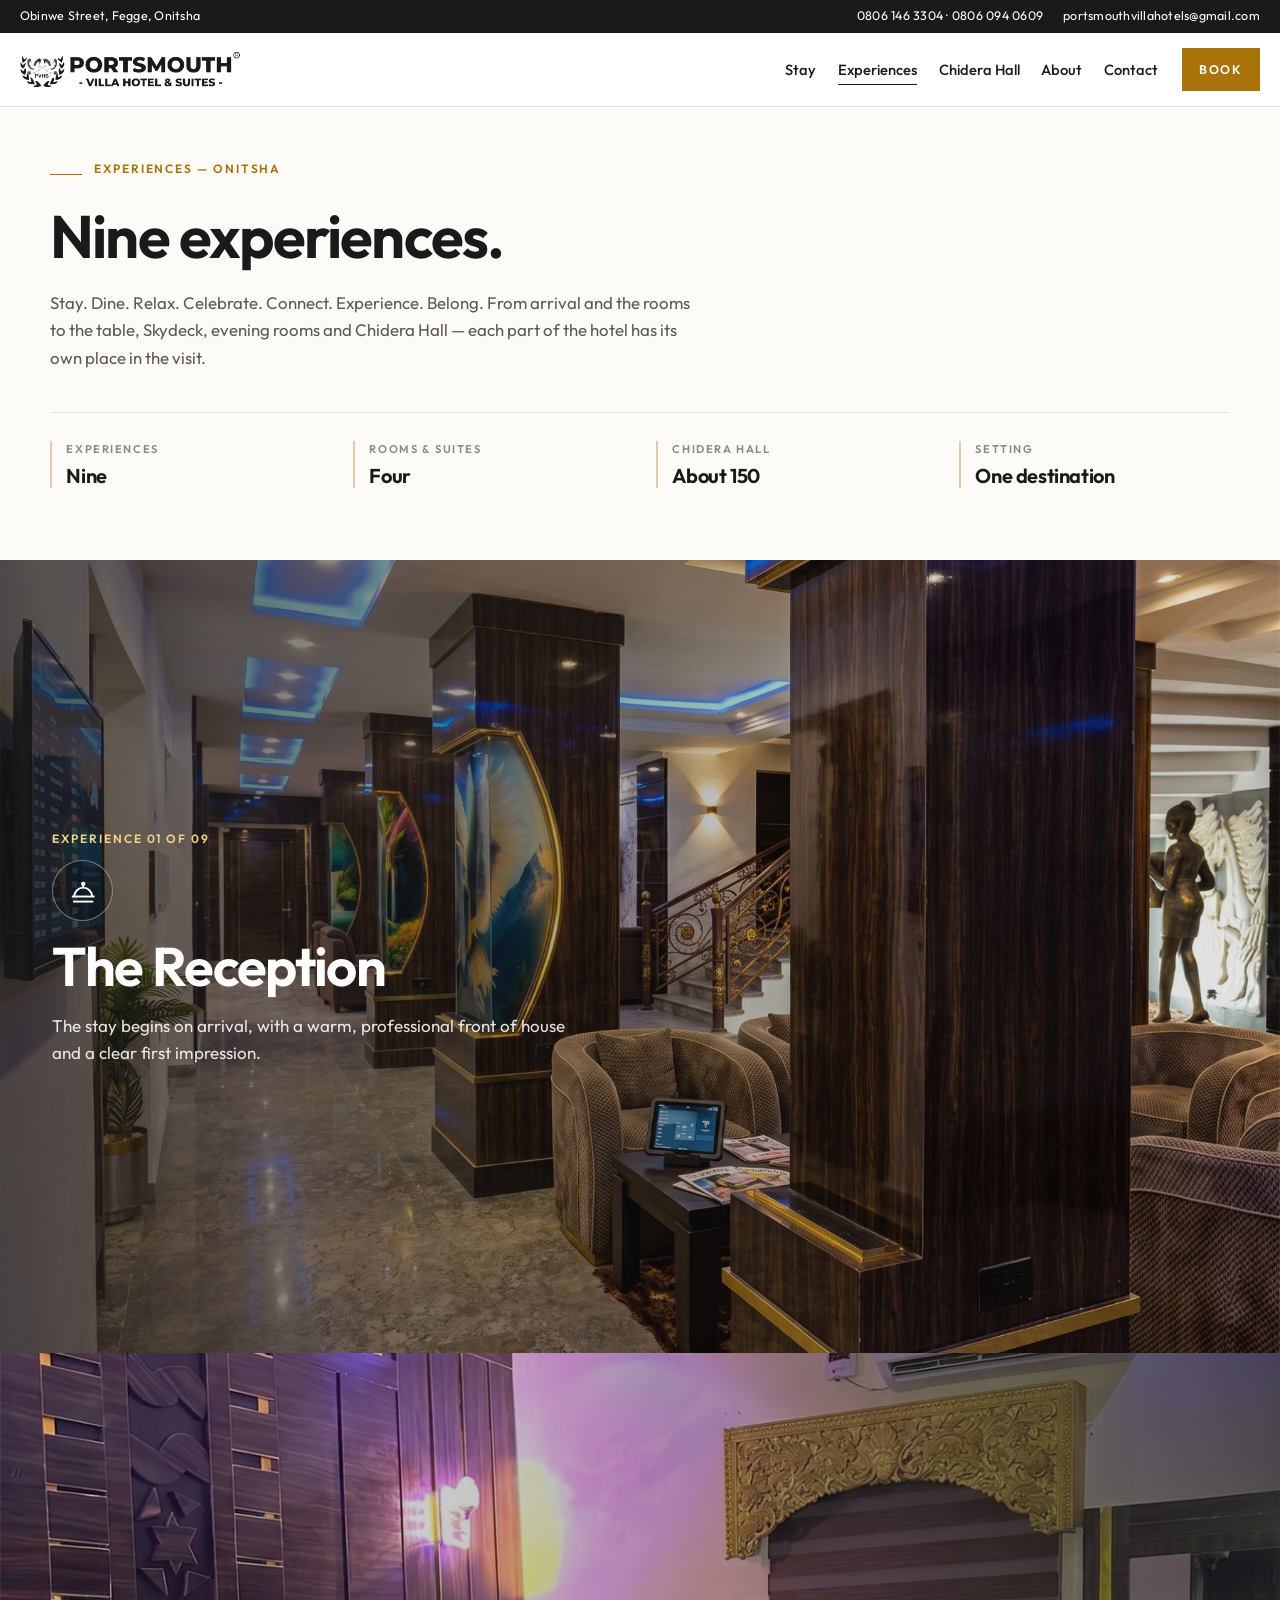
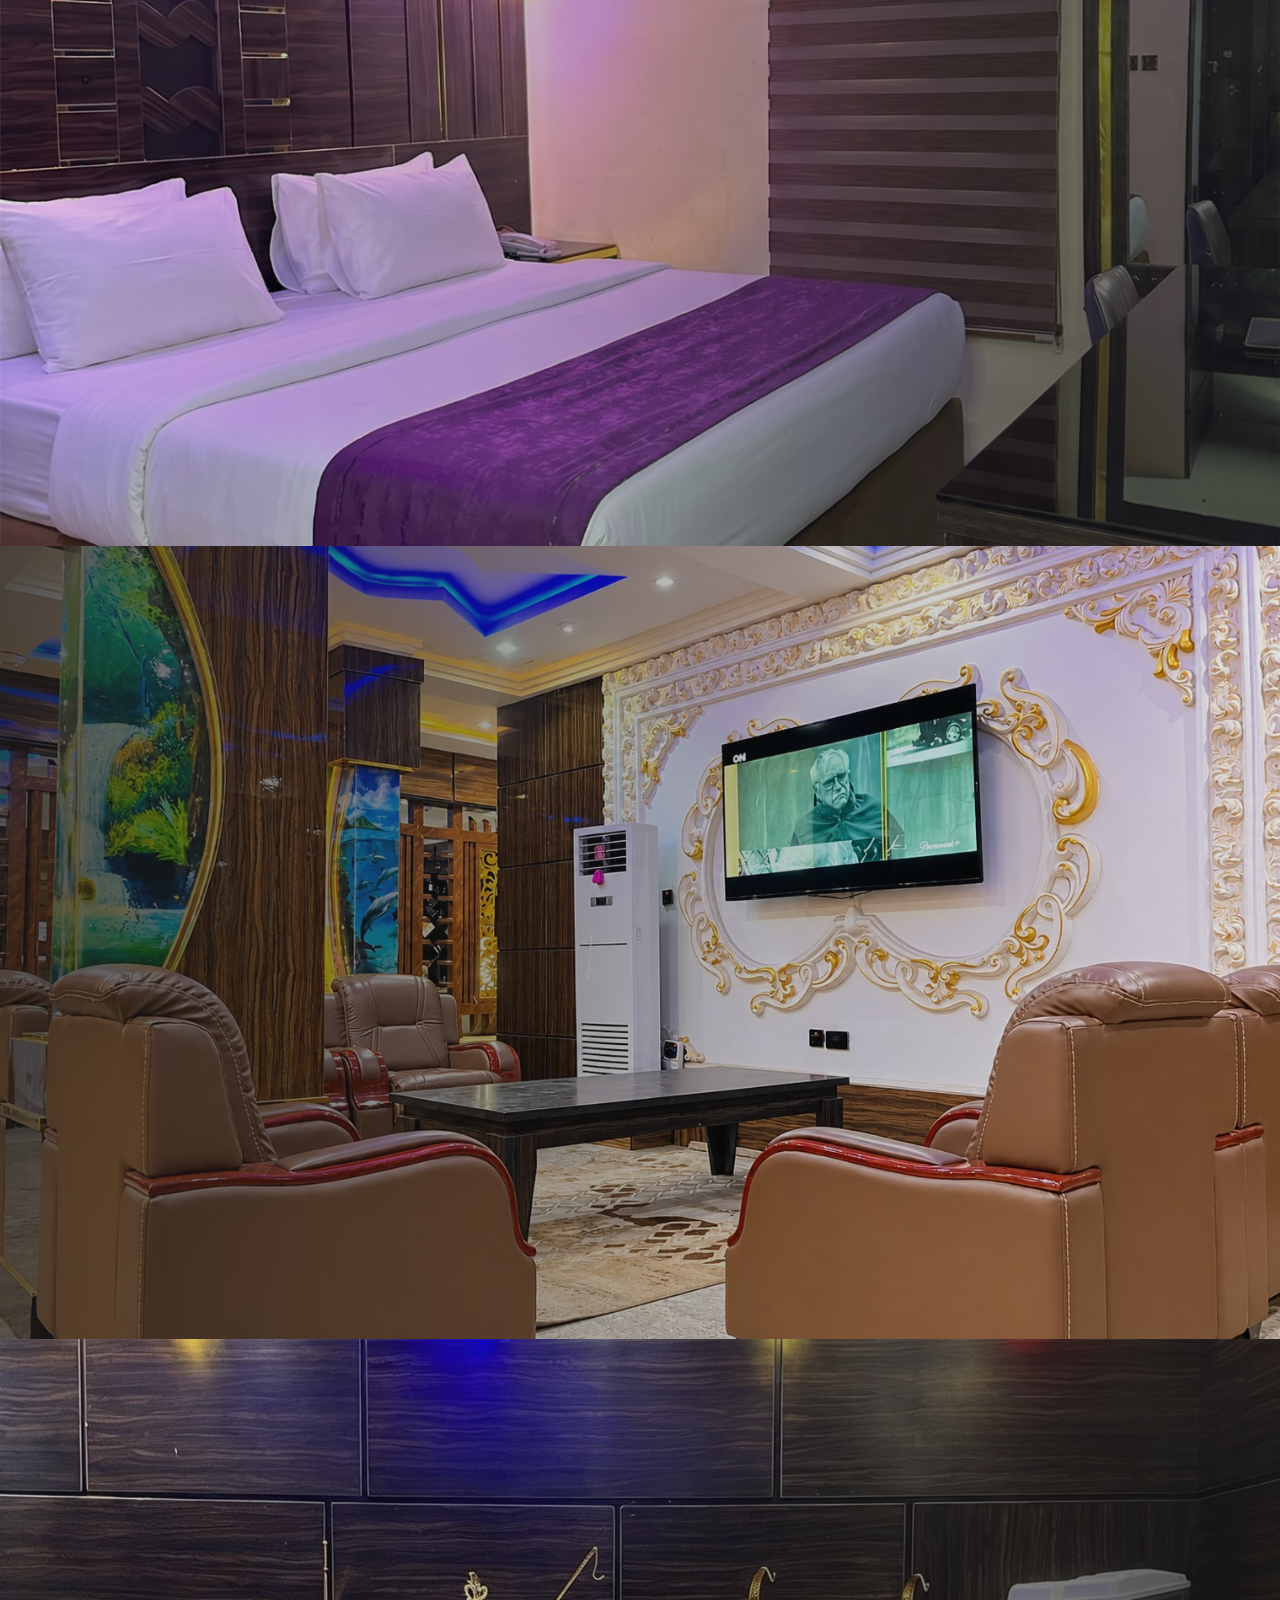
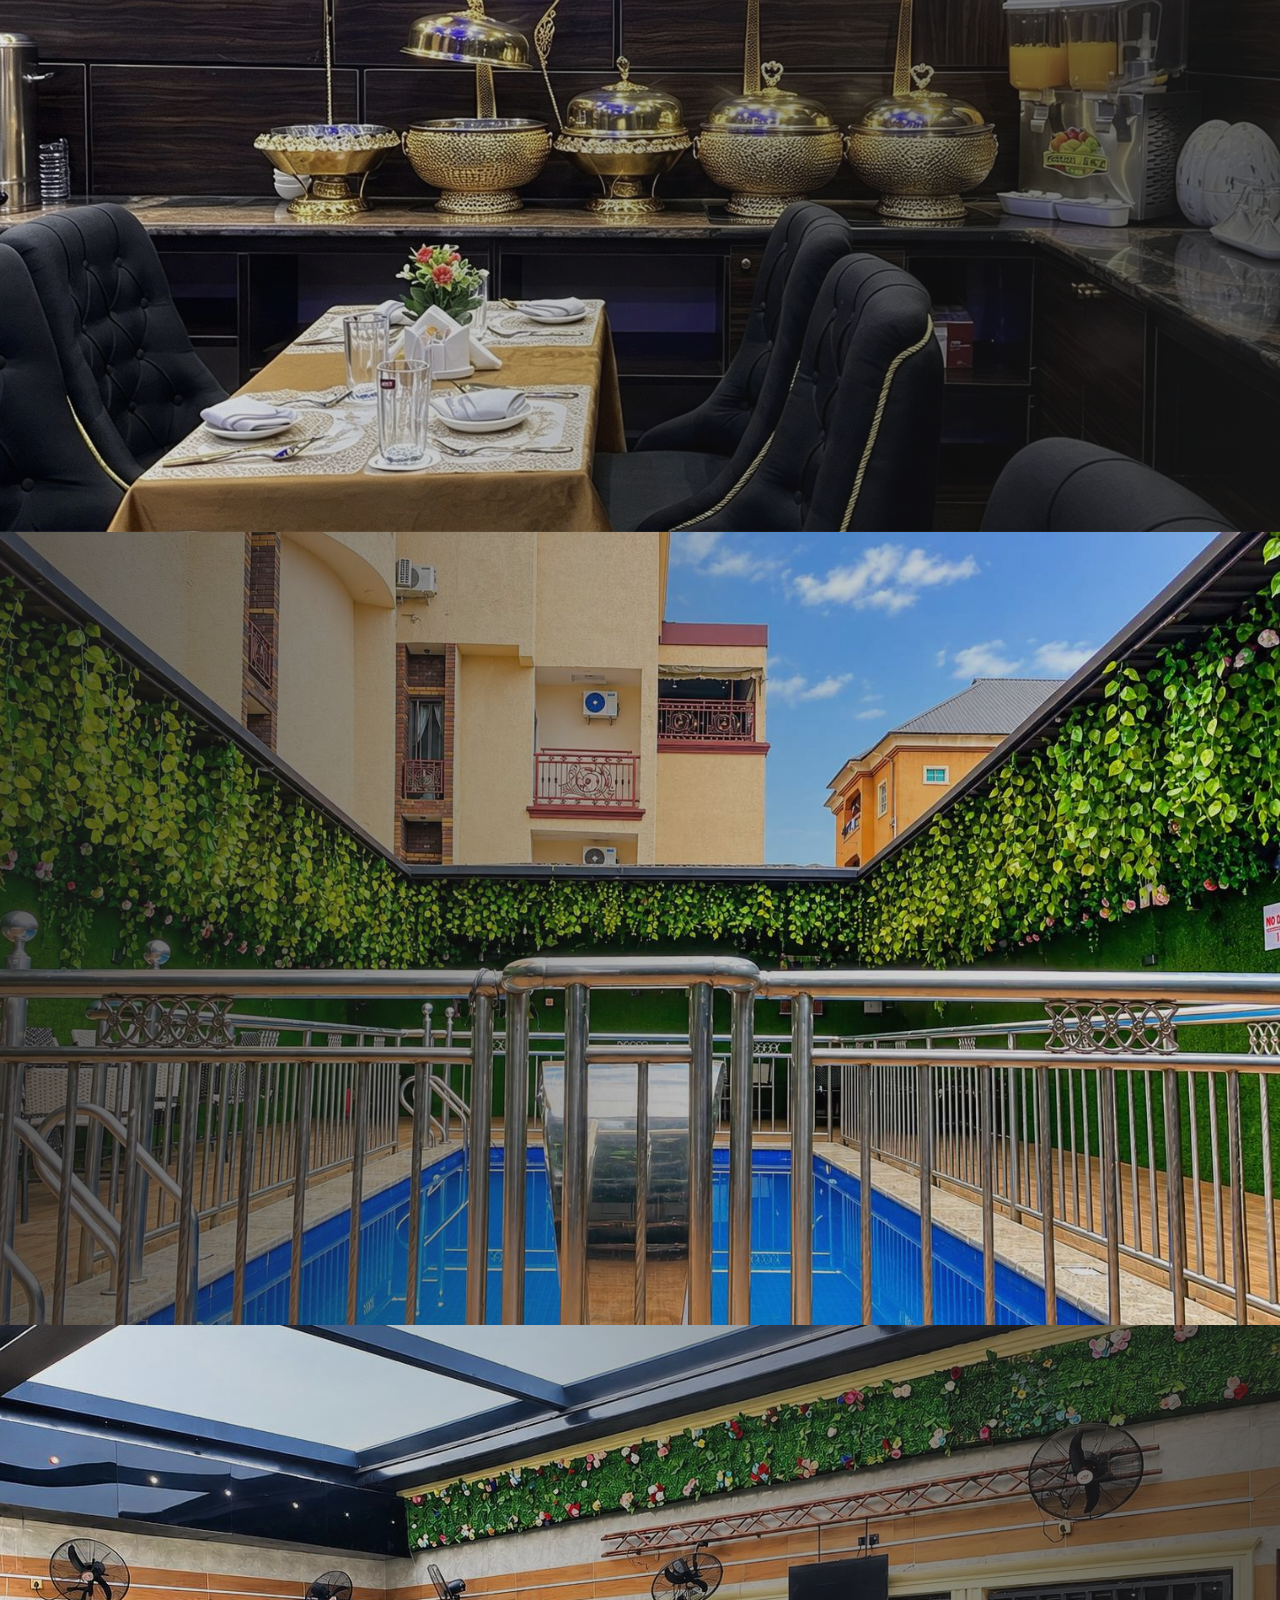
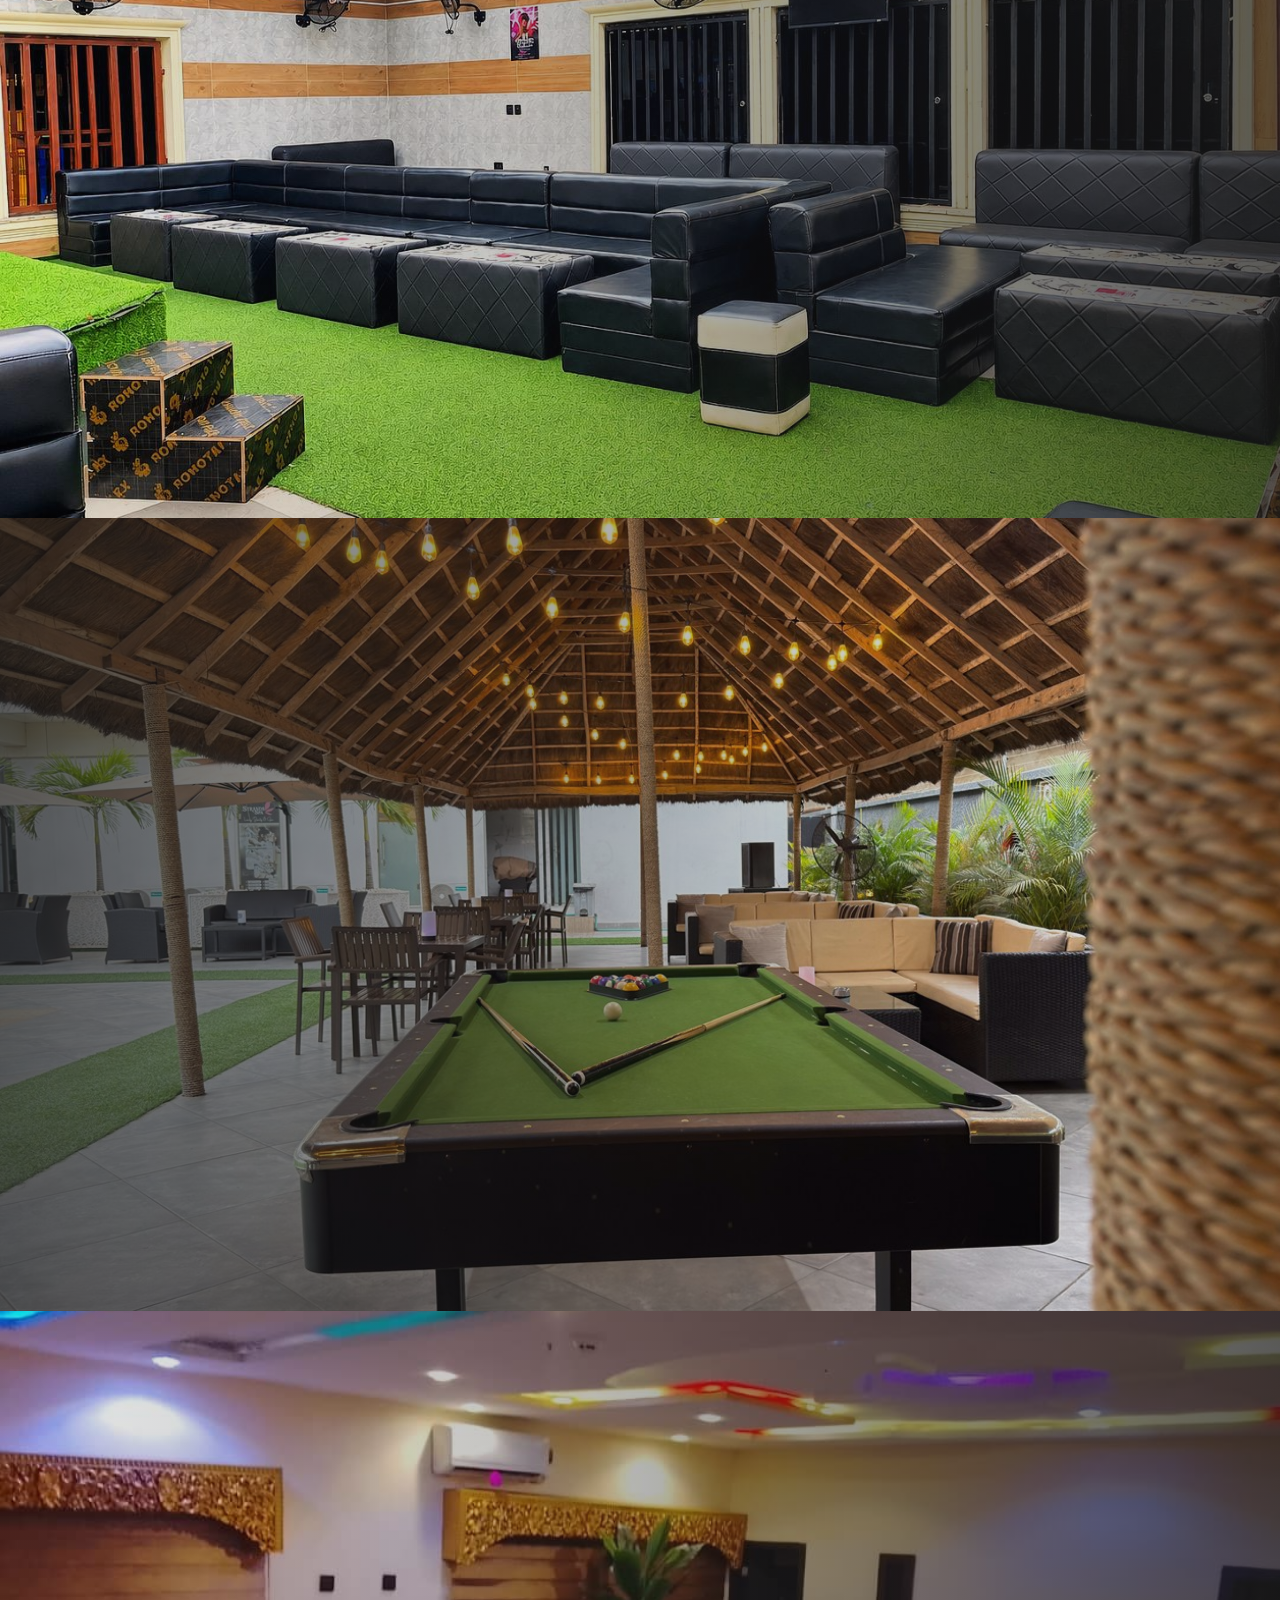
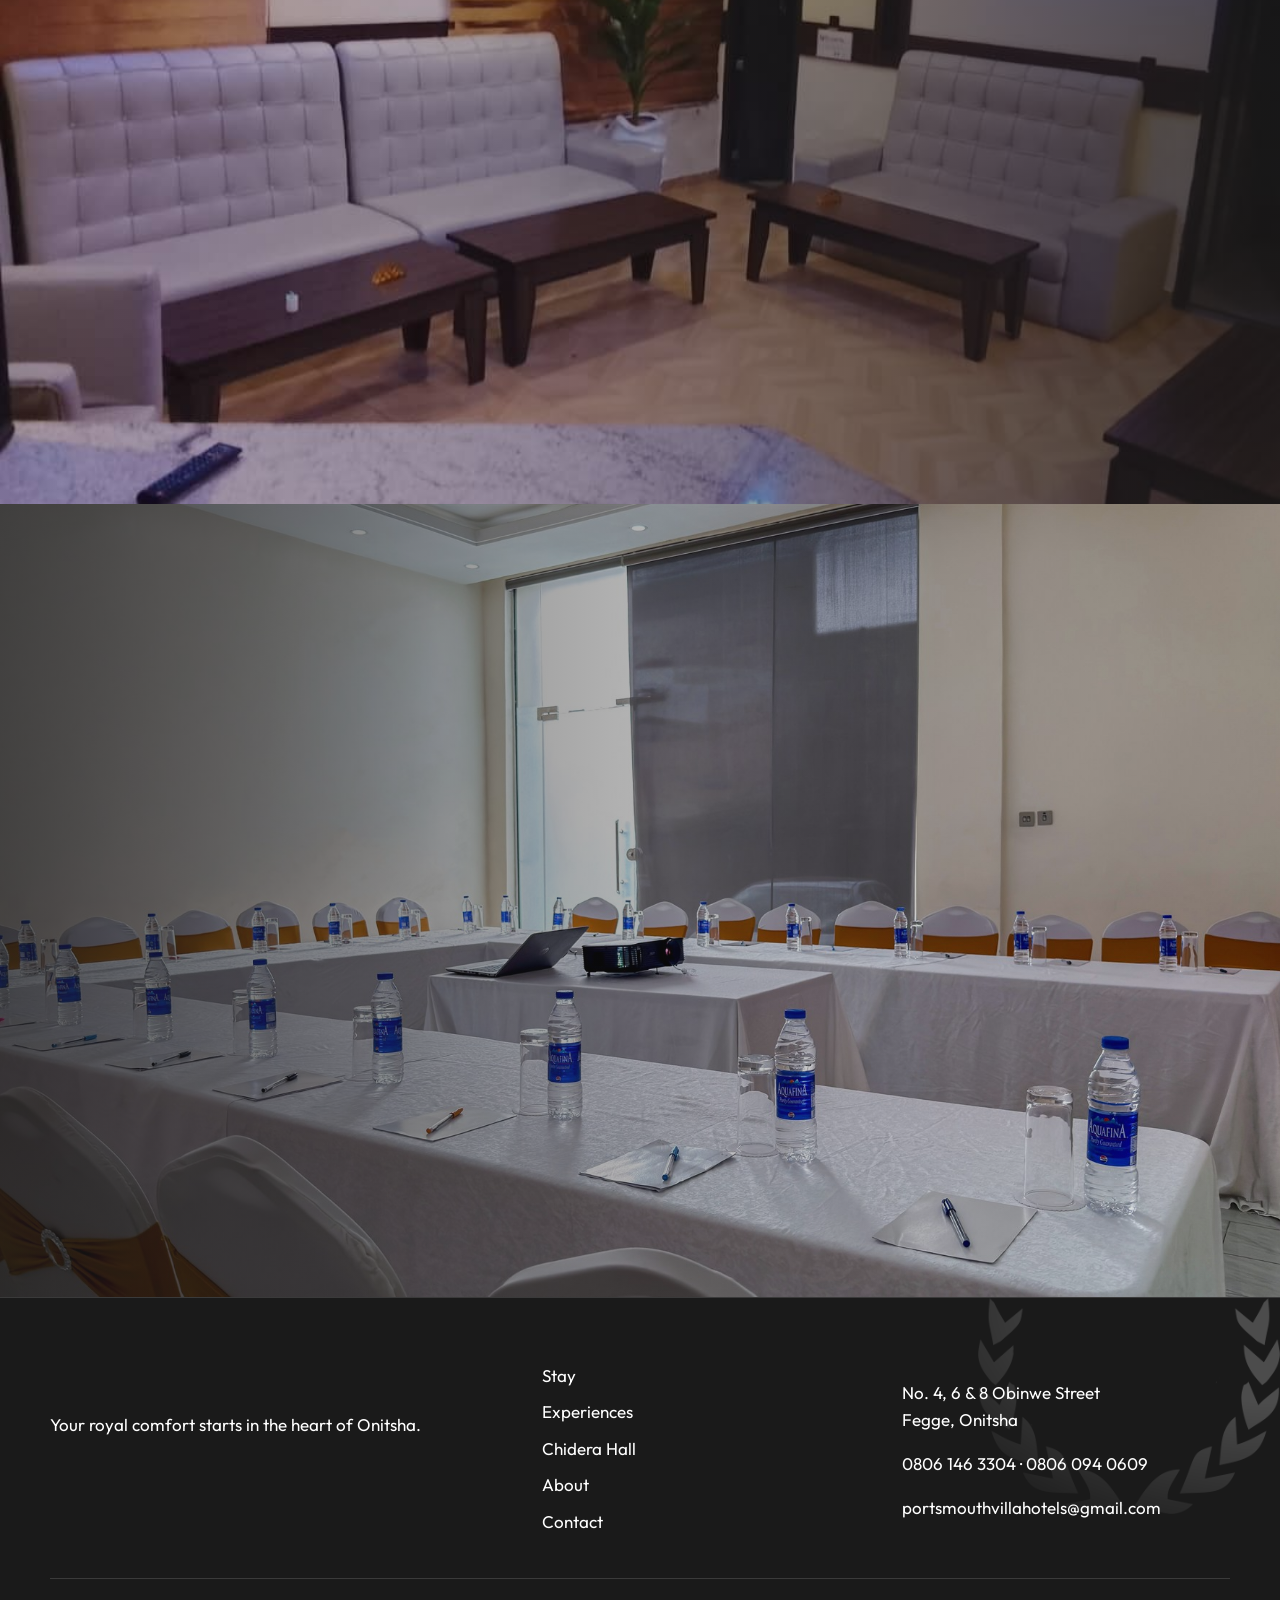
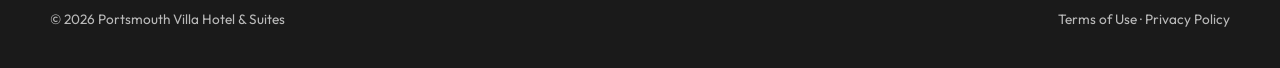
<file: experiences.html>
<!DOCTYPE html>
<html lang="en">
<head>
  <meta charset="utf-8">
  <meta name="viewport" content="width=device-width, initial-scale=1">
  <title>Experiences | Portsmouth Villa Hotel &amp; Suites</title>
  <link rel="icon" href="assets/branding/Portsmouth Hotels logo icon.png">
  <link rel="preconnect" href="https://fonts.googleapis.com">
  <link rel="preconnect" href="https://fonts.gstatic.com" crossorigin>
  <link href="https://fonts.googleapis.com/css2?family=Outfit:wght@400;500;600;700&amp;display=swap" rel="stylesheet">
  <link rel="stylesheet" href="css/portsmouth.css?v=20261121-2">
</head>
<body data-page="experiences">
  <div id="site-header-root"></div>
  <main id="main" class="page exp-page">
    <header class="exp-hero">
      <div class="wrap exp-hero__inner">
        <div class="exp-hero__copy">
          <div class="exp-hero__eyebrow">
            <span class="exp-hero__rule"></span>
            <span class="label">Experiences &mdash; Onitsha</span>
          </div>
          <h1>Nine experiences.</h1>
          <p class="lead">
            Stay. Dine. Relax. Celebrate. Connect. Experience. Belong.
            From arrival and the rooms to the table, Skydeck, evening rooms and Chidera Hall &mdash; each part of the hotel has its own place in the visit.
          </p>
        </div>
        <dl class="exp-facts">
          <div>
            <dt>Experiences</dt>
            <dd>Nine</dd>
          </div>
          <div>
            <dt>Rooms &amp; suites</dt>
            <dd>Four</dd>
          </div>
          <div>
            <dt>Chidera Hall</dt>
            <dd>About 150</dd>
          </div>
          <div>
            <dt>Setting</dt>
            <dd>One destination</dd>
          </div>
        </dl>
      </div>
    </header>
    <div id="experience-list"></div>
  </main>
  <div id="site-footer-root"></div>
  <script src="js/content.js?v=20261121-2"></script>
  <script src="js/images.js?v=20261121-2"></script>
  <script src="js/site-chrome.js?v=20261121-2"></script>
  <script src="js/pages.js?v=20261121-2"></script>
</body>
</html>
</file>
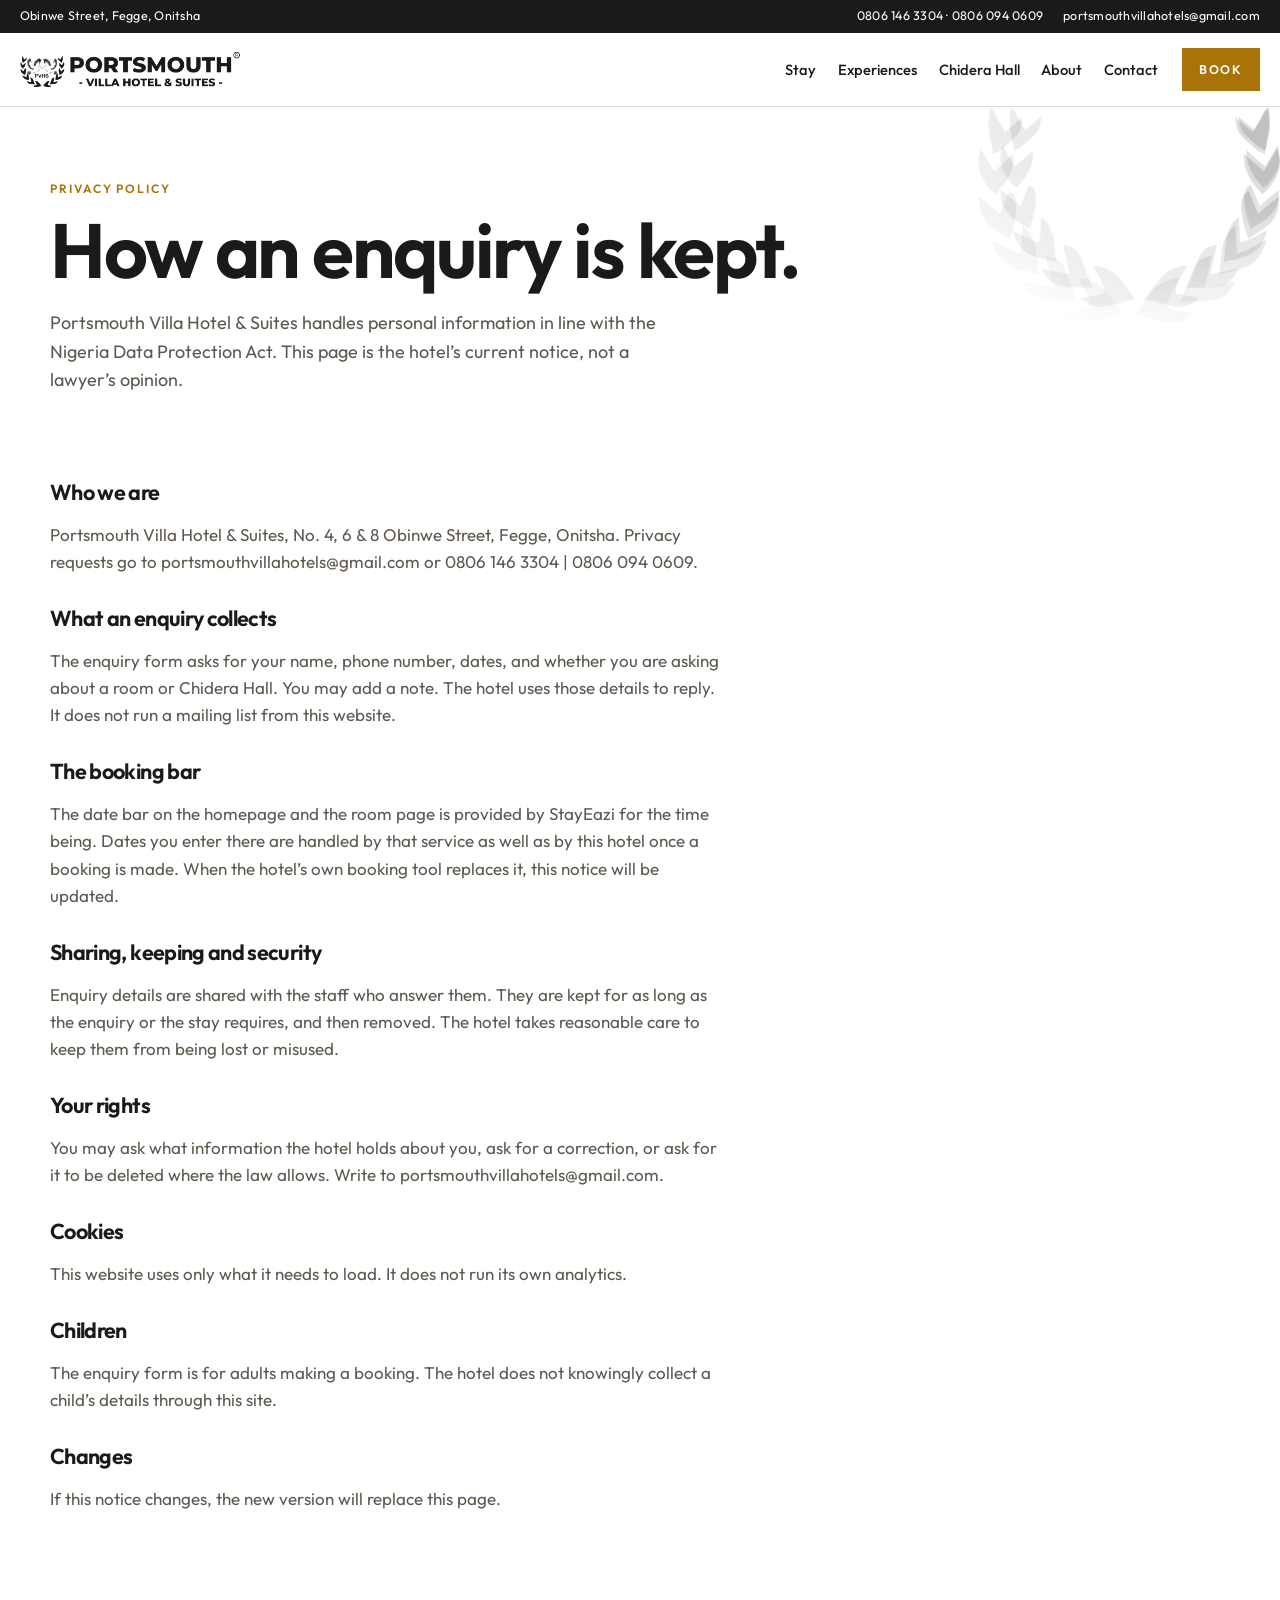
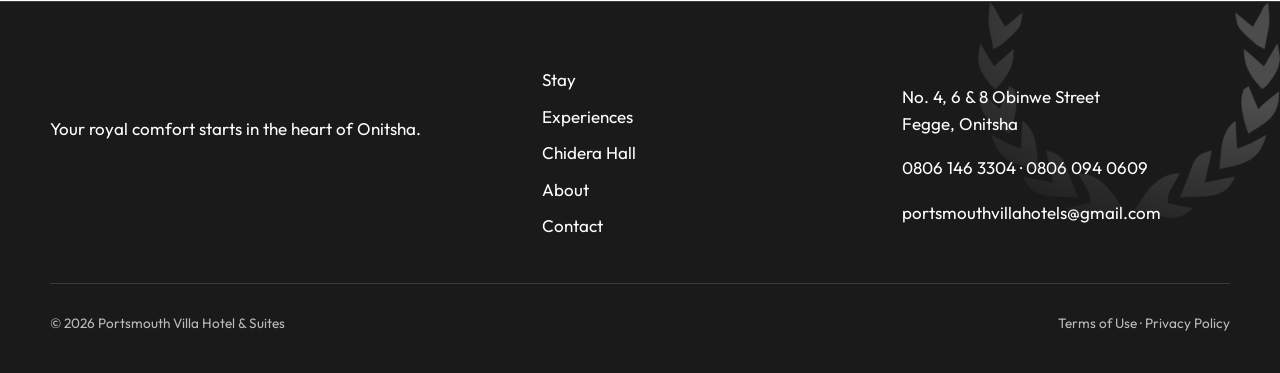
<file: privacy.html>
<!DOCTYPE html>
<html lang="en">
<head>
  <meta charset="utf-8">
  <meta name="viewport" content="width=device-width, initial-scale=1">
  <title>Privacy Policy | Portsmouth Villa Hotel &amp; Suites</title>
  <link rel="icon" href="assets/branding/Portsmouth Hotels logo icon.png">
  <link rel="preconnect" href="https://fonts.googleapis.com">
  <link rel="preconnect" href="https://fonts.gstatic.com" crossorigin>
  <link href="https://fonts.googleapis.com/css2?family=Outfit:wght@400;500;600;700&amp;display=swap" rel="stylesheet">
  <link rel="stylesheet" href="css/portsmouth.css?v=20261121-2">
</head>
<body data-page="privacy">
  <div id="site-header-root"></div>
  <main id="main" class="page">
    <header class="page-head">
      <div class="wreath wreath--black wreath--corner" aria-hidden="true"></div>
      <div class="wrap">
        <p class="label">Privacy Policy</p>
        <h1 class="h1">How an enquiry is kept.</h1>
        <p class="lead">Portsmouth Villa Hotel &amp; Suites handles personal information in line with the Nigeria Data Protection Act. This page is the hotel&rsquo;s current notice, not a lawyer&rsquo;s opinion.</p>
      </div>
    </header>
    <article class="wrap legal">
      <h2>Who we are</h2>
      <p>Portsmouth Villa Hotel &amp; Suites, <span data-fill="address"></span>. Privacy requests go to <span data-fill="email"></span> or <span data-fill="phones"></span>.</p>
      <h2>What an enquiry collects</h2>
      <p>The enquiry form asks for your name, phone number, dates, and whether you are asking about a room or Chidera Hall. You may add a note. The hotel uses those details to reply. It does not run a mailing list from this website.</p>
      <h2>The booking bar</h2>
      <p>The date bar on the homepage and the room page is provided by StayEazi for the time being. Dates you enter there are handled by that service as well as by this hotel once a booking is made. When the hotel&rsquo;s own booking tool replaces it, this notice will be updated.</p>
      <h2>Sharing, keeping and security</h2>
      <p>Enquiry details are shared with the staff who answer them. They are kept for as long as the enquiry or the stay requires, and then removed. The hotel takes reasonable care to keep them from being lost or misused.</p>
      <h2>Your rights</h2>
      <p>You may ask what information the hotel holds about you, ask for a correction, or ask for it to be deleted where the law allows. Write to <span data-fill="email"></span>.</p>
      <h2>Cookies</h2>
      <p>This website uses only what it needs to load. It does not run its own analytics.</p>
      <h2>Children</h2>
      <p>The enquiry form is for adults making a booking. The hotel does not knowingly collect a child&rsquo;s details through this site.</p>
      <h2>Changes</h2>
      <p>If this notice changes, the new version will replace this page.</p>
    </article>
  </main>
  <div id="site-footer-root"></div>
  <script src="js/content.js?v=20261121-2"></script>
  <script src="js/images.js?v=20261121-2"></script>
  <script src="js/site-chrome.js?v=20261121-2"></script>
  <script src="js/pages.js?v=20261121-2"></script>
</body>
</html>
</file>
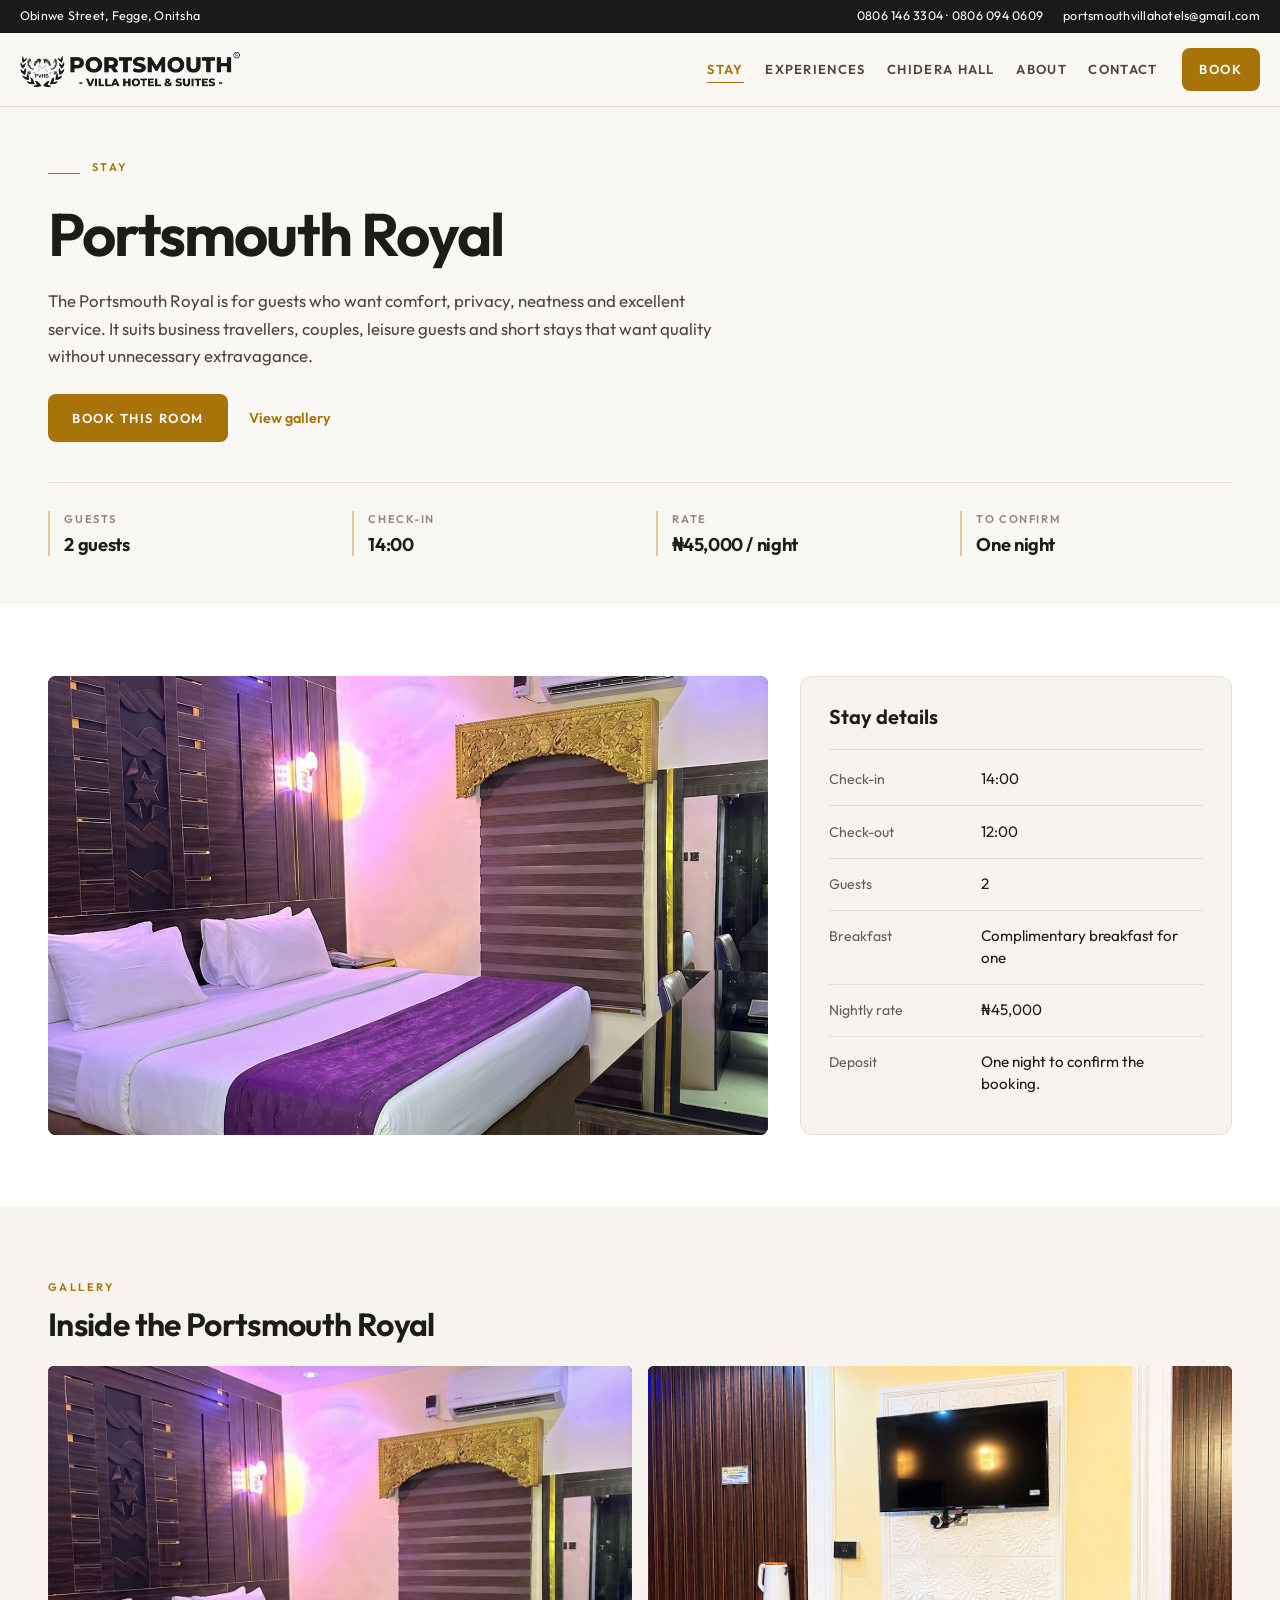
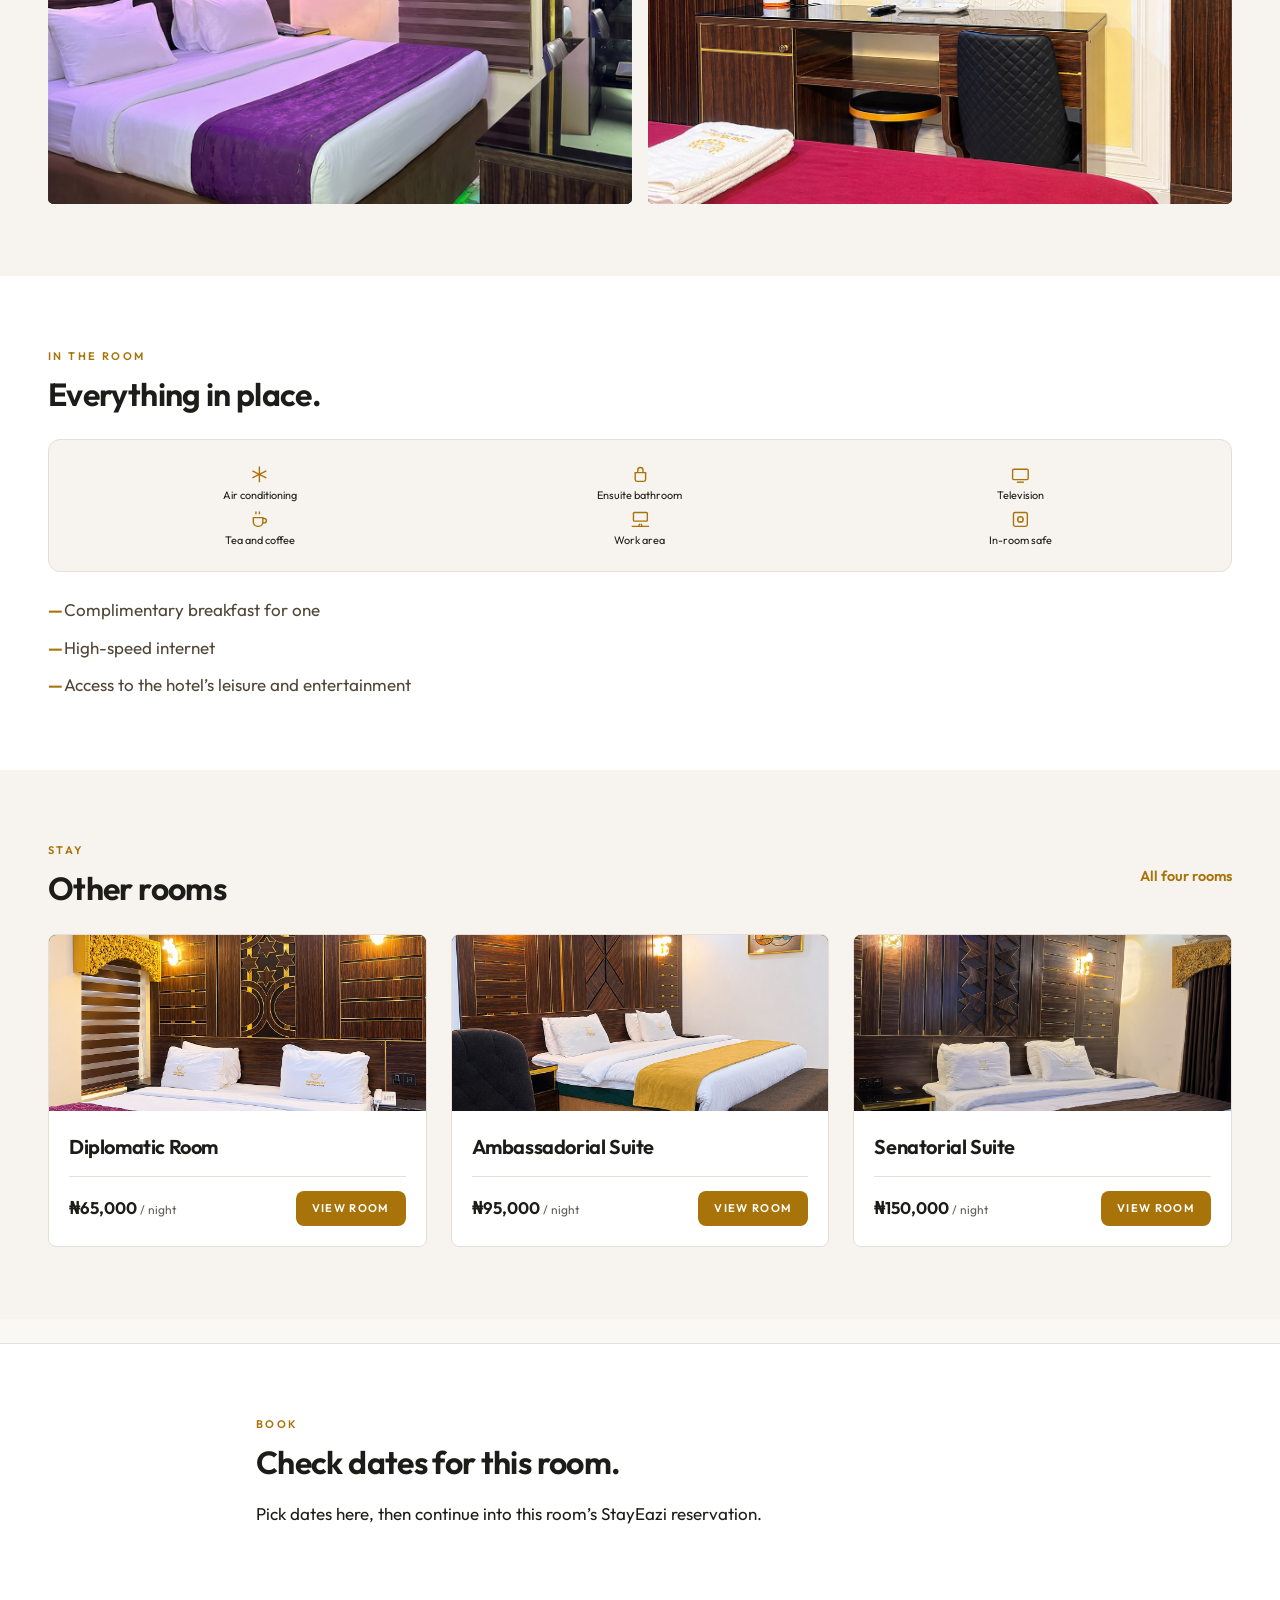
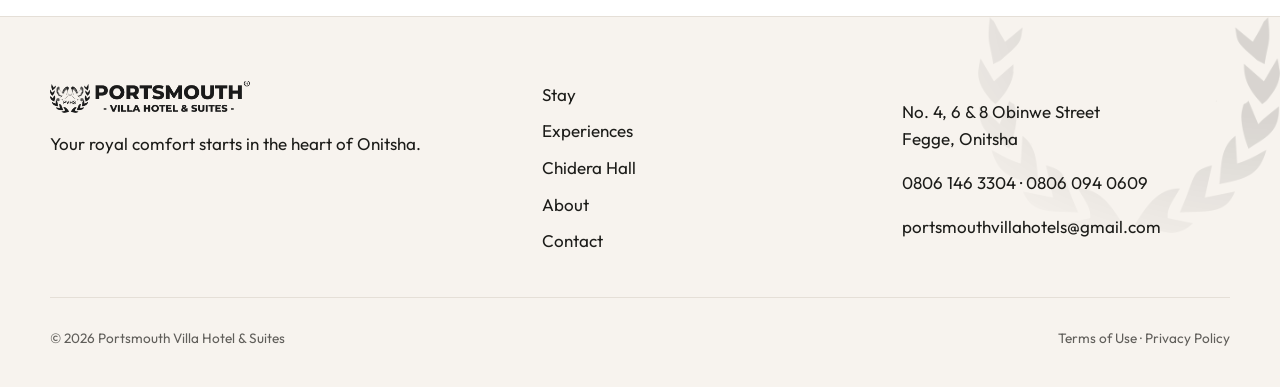
<file: room-details.html>
<!DOCTYPE html>
<html lang="en">
<head>
  <meta charset="utf-8">
  <meta name="viewport" content="width=device-width, initial-scale=1">
  <title>Room | Portsmouth Villa Hotel &amp; Suites</title>
  <link rel="icon" href="assets/branding/Portsmouth Hotels logo icon.png">
  <link rel="preconnect" href="https://fonts.googleapis.com">
  <link rel="preconnect" href="https://fonts.gstatic.com" crossorigin>
  <link href="https://fonts.googleapis.com/css2?family=Outfit:wght@400;500;600;700&amp;display=swap" rel="stylesheet">
  <link rel="stylesheet" href="css/portsmouth.css?v=20261121-2">
  <link rel="stylesheet" href="css/site-ui.css?v=20261121-2">
  <link rel="stylesheet" href="css/room.css?v=20261121-2">
</head>
<body data-page="rooms">
  <div id="site-header-root"></div>
  <main id="main" class="room-page">
    <div id="room-root"></div>
    <section class="room-book" id="stay-book">
      <div class="ui-wrap room-book__inner">
        <p class="label">Book</p>
        <h2>Check dates for this room.</h2>
        <p class="room-book__note">Pick dates here, then continue into this room&rsquo;s StayEazi reservation.</p>
        <div class="booking-bar">
          <div id="stayeazi-widget-portsmouth-villa-hotel-suites" class="stayeazi-booking-widget" data-widget-token="nAEa2ceqfGNsXdXq2zRCvbxhRuye91Mz"></div>
        </div>
      </div>
    </section>
  </main>
  <div id="site-footer-root"></div>
  <script src="js/content.js?v=20261121-2"></script>
  <script src="js/images.js?v=20261121-2"></script>
  <script src="js/site-chrome.js?v=20261121-2"></script>
  <script src="js/pages.js?v=20261121-2"></script>
</body>
</html>
</file>
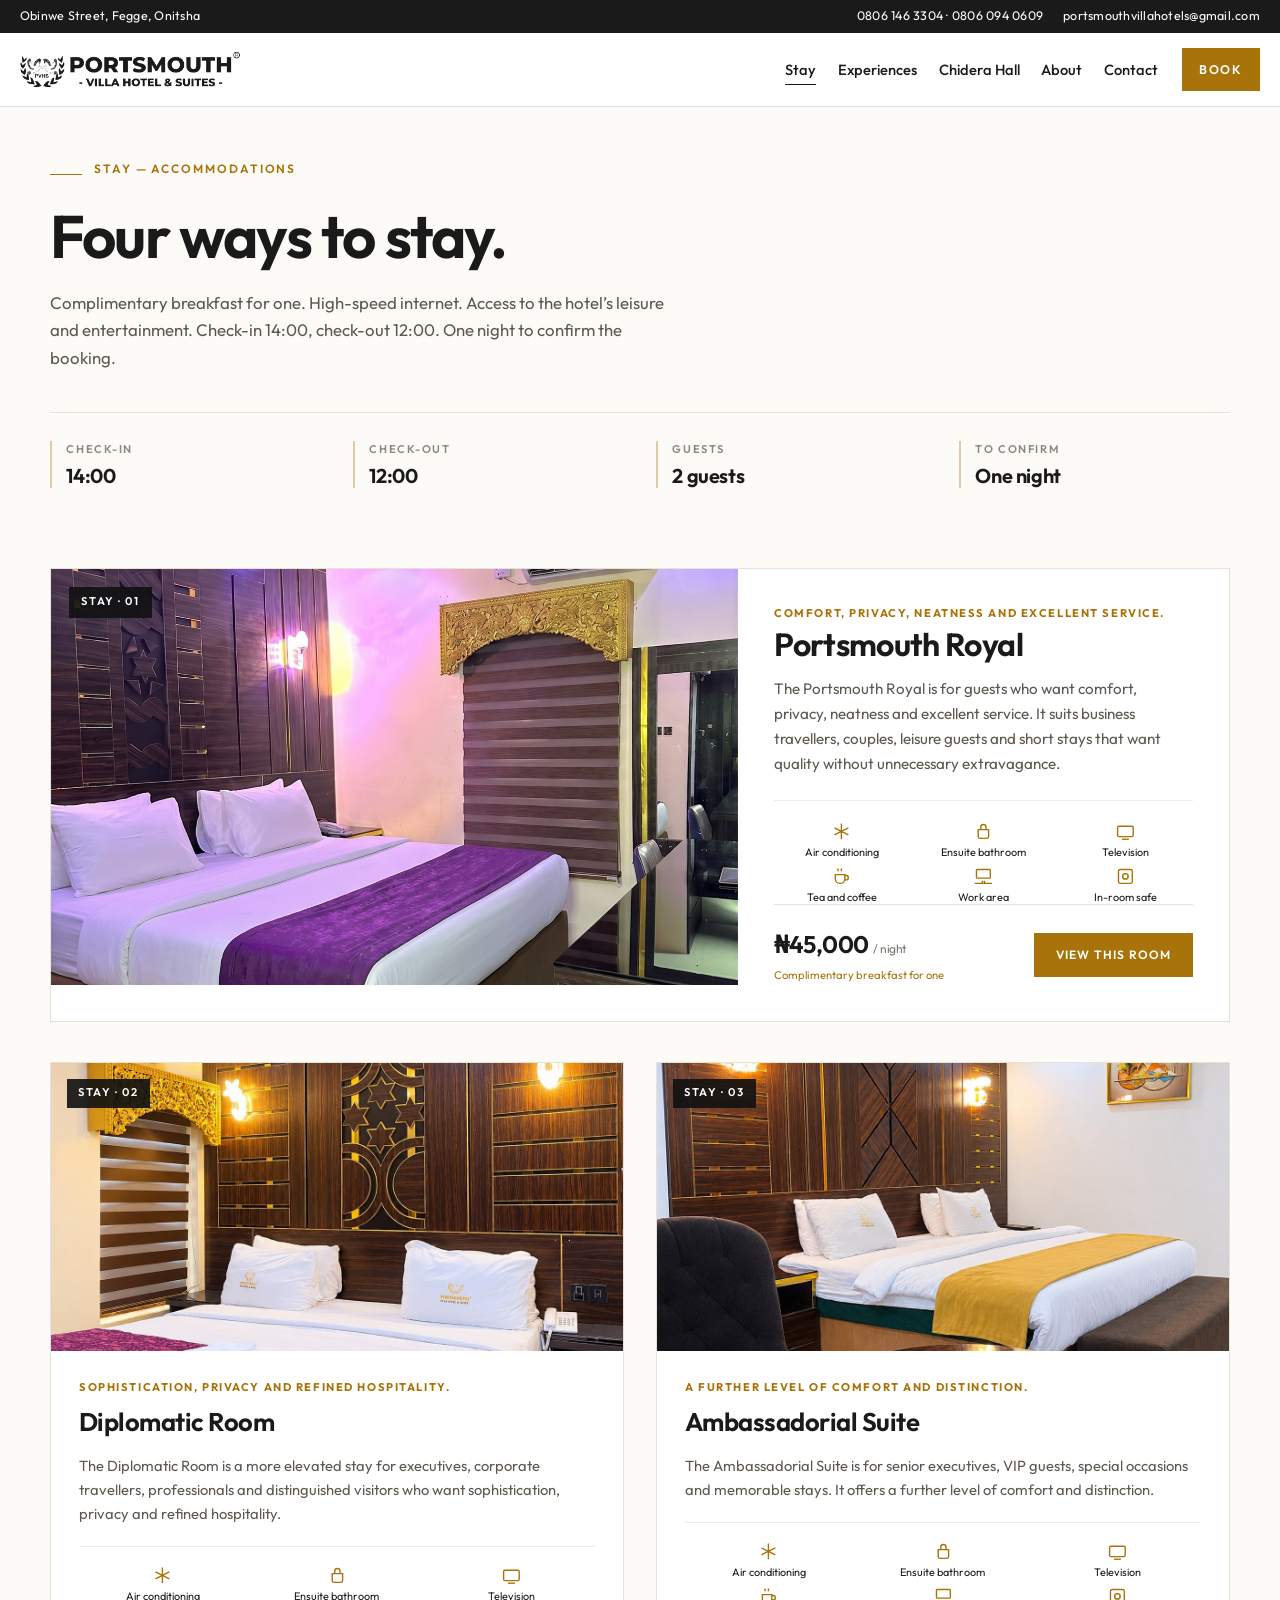
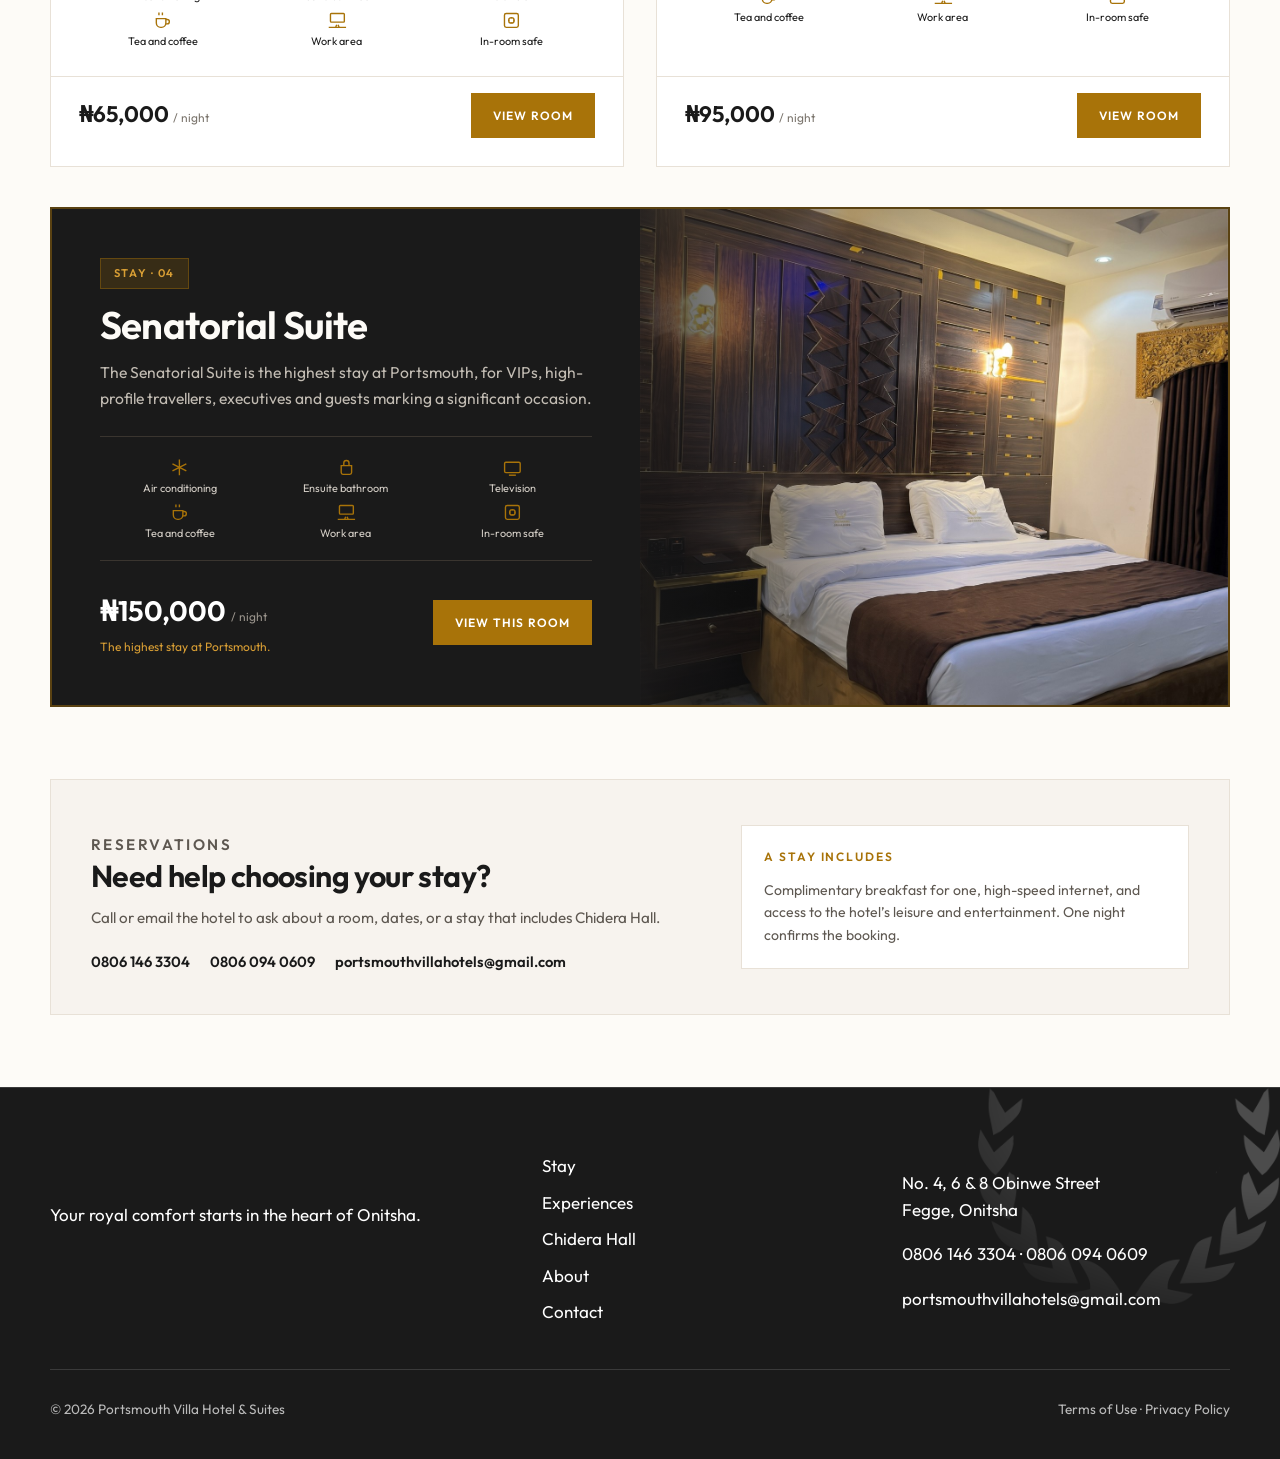
<file: stay.html>
<!DOCTYPE html>
<html lang="en">
<head>
  <meta charset="utf-8">
  <meta name="viewport" content="width=device-width, initial-scale=1">
  <title>Stay | Portsmouth Villa Hotel &amp; Suites</title>
  <link rel="icon" href="assets/branding/Portsmouth Hotels logo icon.png">
  <link rel="preconnect" href="https://fonts.googleapis.com">
  <link rel="preconnect" href="https://fonts.gstatic.com" crossorigin>
  <link href="https://fonts.googleapis.com/css2?family=Outfit:wght@400;500;600;700&amp;display=swap" rel="stylesheet">
  <link rel="stylesheet" href="css/portsmouth.css?v=20261121-2">
  <link rel="stylesheet" href="css/stay.css?v=20261121-2">
</head>
<body data-page="stay">
  <div id="site-header-root"></div>
  <main id="main" class="stay-page">
    <header class="stay-hero">
      <div class="wrap stay-hero__inner">
        <div class="stay-hero__copy">
          <div class="stay-hero__eyebrow">
            <span class="stay-hero__rule"></span>
            <span class="label">Stay &mdash; Accommodations</span>
          </div>
          <h1>Four ways to stay.</h1>
          <p class="lead" id="stay-shared"></p>
        </div>
        <dl class="stay-facts">
          <div>
            <dt>Check-in</dt>
            <dd data-fill="checkIn"></dd>
          </div>
          <div>
            <dt>Check-out</dt>
            <dd data-fill="checkOut"></dd>
          </div>
          <div>
            <dt>Guests</dt>
            <dd data-fill="guests"></dd>
          </div>
          <div>
            <dt>To confirm</dt>
            <dd>One night</dd>
          </div>
        </dl>
      </div>
    </header>

    <div class="wrap stay-showcase" id="categories">
      <div id="stay-list"></div>
    </div>

    <section class="wrap stay-help">
      <div class="stay-help__panel">
        <div class="stay-help__copy">
          <p class="label">Reservations</p>
          <h2>Need help choosing your stay?</h2>
          <p>Call or email the hotel to ask about a room, dates, or a stay that includes Chidera Hall.</p>
          <div class="stay-help__contacts">
            <a href="tel:+2348061463304">0806 146 3304</a>
            <a href="tel:+2348060940609">0806 094 0609</a>
            <a href="mailto:portsmouthvillahotels@gmail.com">portsmouthvillahotels@gmail.com</a>
          </div>
        </div>
        <aside class="stay-help__aside">
          <p class="label">A stay includes</p>
          <p>Complimentary breakfast for one, high-speed internet, and access to the hotel&rsquo;s leisure and entertainment. One night confirms the booking.</p>
        </aside>
      </div>
    </section>
  </main>
  <div id="site-footer-root"></div>
  <script src="js/content.js?v=20261121-2"></script>
  <script src="js/images.js?v=20261121-2"></script>
  <script src="js/site-chrome.js?v=20261121-2"></script>
  <script src="js/pages.js?v=20261121-2"></script>
</body>
</html>
</file>
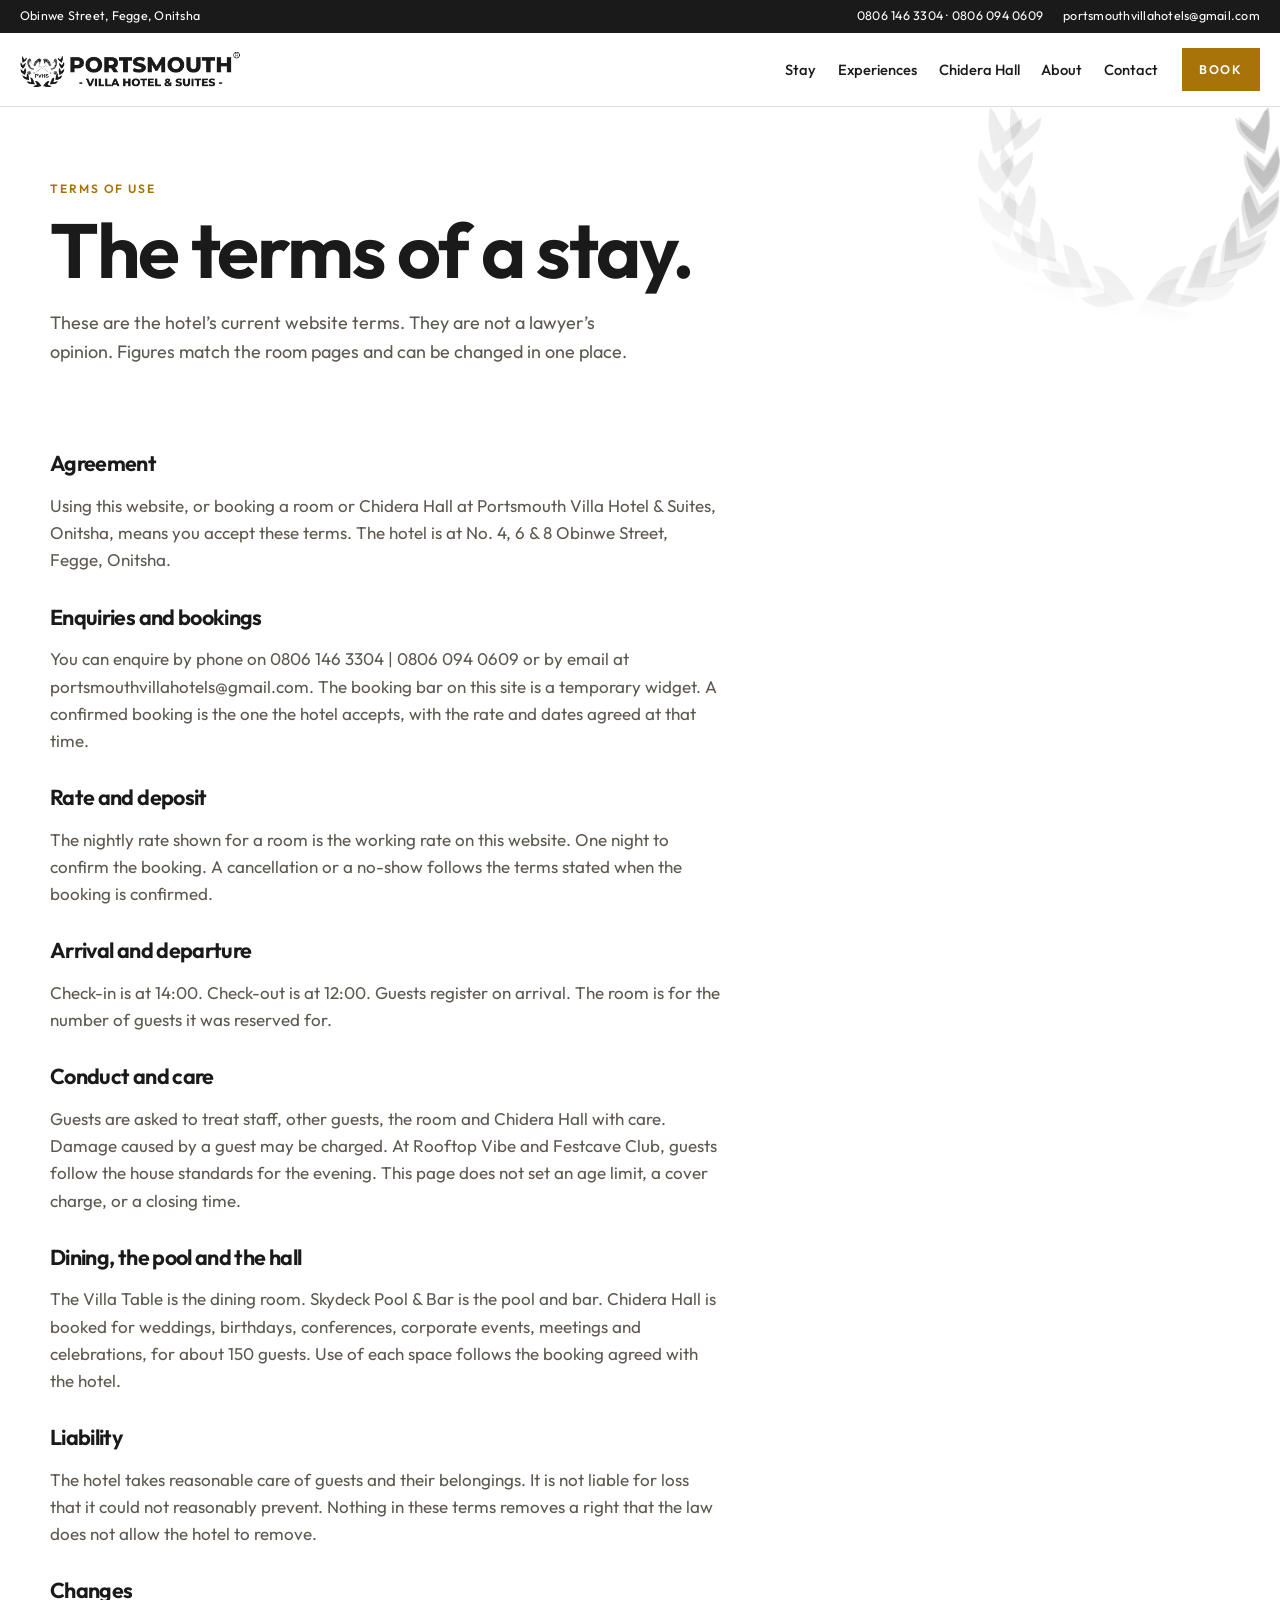
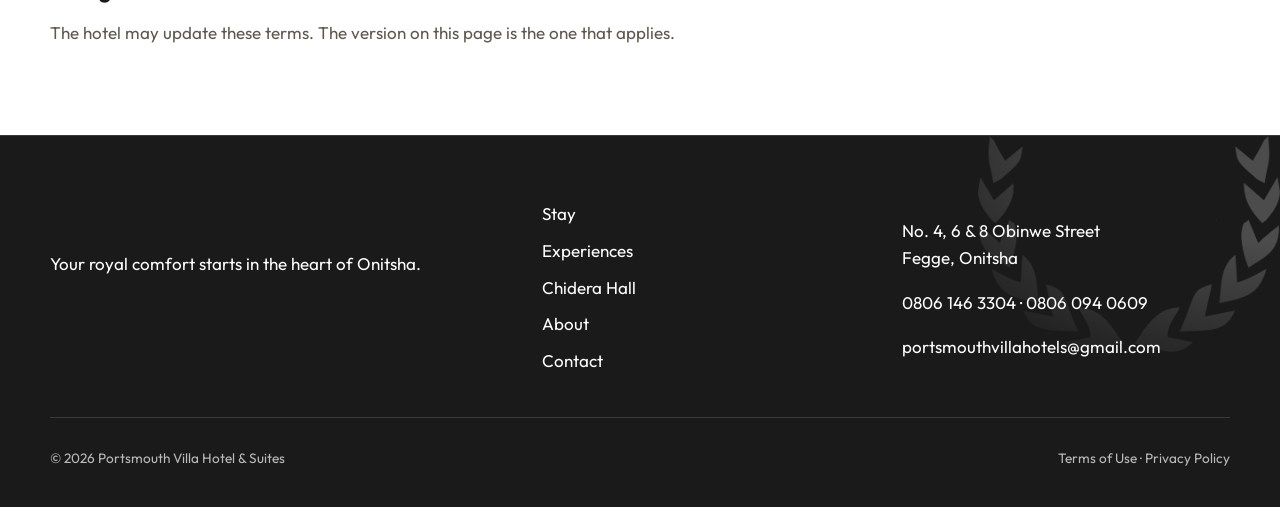
<file: terms.html>
<!DOCTYPE html>
<html lang="en">
<head>
  <meta charset="utf-8">
  <meta name="viewport" content="width=device-width, initial-scale=1">
  <title>Terms of Use | Portsmouth Villa Hotel &amp; Suites</title>
  <link rel="icon" href="assets/branding/Portsmouth Hotels logo icon.png">
  <link rel="preconnect" href="https://fonts.googleapis.com">
  <link rel="preconnect" href="https://fonts.gstatic.com" crossorigin>
  <link href="https://fonts.googleapis.com/css2?family=Outfit:wght@400;500;600;700&amp;display=swap" rel="stylesheet">
  <link rel="stylesheet" href="css/portsmouth.css?v=20261121-2">
</head>
<body data-page="terms">
  <div id="site-header-root"></div>
  <main id="main" class="page">
    <header class="page-head">
      <div class="wreath wreath--black wreath--corner" aria-hidden="true"></div>
      <div class="wrap">
        <p class="label">Terms of Use</p>
        <h1 class="h1">The terms of a stay.</h1>
        <p class="lead">These are the hotel&rsquo;s current website terms. They are not a lawyer&rsquo;s opinion. Figures match the room pages and can be changed in one place.</p>
      </div>
    </header>
    <article class="wrap legal">
      <h2>Agreement</h2>
      <p>Using this website, or booking a room or Chidera Hall at Portsmouth Villa Hotel &amp; Suites, Onitsha, means you accept these terms. The hotel is at <span data-fill="address"></span>.</p>
      <h2>Enquiries and bookings</h2>
      <p>You can enquire by phone on <span data-fill="phones"></span> or by email at <span data-fill="email"></span>. The booking bar on this site is a temporary widget. A confirmed booking is the one the hotel accepts, with the rate and dates agreed at that time.</p>
      <h2>Rate and deposit</h2>
      <p>The nightly rate shown for a room is the working rate on this website. <span data-fill="deposit"></span> A cancellation or a no-show follows the terms stated when the booking is confirmed.</p>
      <h2>Arrival and departure</h2>
      <p>Check-in is at <span data-fill="checkIn"></span>. Check-out is at <span data-fill="checkOut"></span>. Guests register on arrival. The room is for the number of guests it was reserved for.</p>
      <h2>Conduct and care</h2>
      <p>Guests are asked to treat staff, other guests, the room and Chidera Hall with care. Damage caused by a guest may be charged. At Rooftop Vibe and Festcave Club, guests follow the house standards for the evening. This page does not set an age limit, a cover charge, or a closing time.</p>
      <h2>Dining, the pool and the hall</h2>
      <p>The Villa Table is the dining room. Skydeck Pool &amp; Bar is the pool and bar. Chidera Hall is booked for weddings, birthdays, conferences, corporate events, meetings and celebrations, for about 150 guests. Use of each space follows the booking agreed with the hotel.</p>
      <h2>Liability</h2>
      <p>The hotel takes reasonable care of guests and their belongings. It is not liable for loss that it could not reasonably prevent. Nothing in these terms removes a right that the law does not allow the hotel to remove.</p>
      <h2>Changes</h2>
      <p>The hotel may update these terms. The version on this page is the one that applies.</p>
    </article>
  </main>
  <div id="site-footer-root"></div>
  <script src="js/content.js?v=20261121-2"></script>
  <script src="js/images.js?v=20261121-2"></script>
  <script src="js/site-chrome.js?v=20261121-2"></script>
  <script src="js/pages.js?v=20261121-2"></script>
</body>
</html>
</file>
<file: css/portsmouth.css>
:root {
  --gold: #a87309;
  --gold-deep: #8a5e07;
  --ink: #1a1a1a;
  --muted: #5e584f;
  --line: rgba(26, 26, 26, 0.14);
  --white: #fff;
  --header: 7.5rem;
  --section: 4.5rem;
  --ease: cubic-bezier(0.22, 1, 0.36, 1);
  --font: "Outfit", "Avenir Next", "Segoe UI", sans-serif;
}

*,
*::before,
*::after { box-sizing: border-box; }

html { scroll-behavior: smooth; }

body {
  margin: 0;
  background: var(--white);
  color: var(--ink);
  font-family: var(--font);
  font-size: 1.0625rem;
  line-height: 1.6;
  font-weight: 400;
}

img { max-width: 100%; display: block; }

a { color: inherit; }

button, input, select, textarea { font: inherit; color: inherit; }

.skip {
  position: absolute;
  left: 1rem;
  top: -4rem;
  background: var(--white);
  padding: 0.5rem 0.75rem;
  z-index: 80;
}

.skip:focus { top: 0.5rem; }

.wrap {
  width: min(1180px, calc(100% - 3rem));
  margin-inline: auto;
}

.wrap-wide {
  width: min(1360px, calc(100% - 2rem));
  margin-inline: auto;
}

.label {
  margin: 0 0 0.75rem;
  color: var(--gold);
  font-size: 0.75rem;
  font-weight: 600;
  letter-spacing: 0.16em;
  text-transform: uppercase;
}

h1, h2, .h1, .h2 {
  font-weight: 650;
  letter-spacing: -0.03em;
  line-height: 1.05;
}

.h1 { font-size: clamp(2.6rem, 6vw, 5.4rem); margin: 0; }

.h2 { font-size: clamp(2rem, 4vw, 3.4rem); margin: 0; }

.lead { font-size: 1.125rem; color: var(--muted); max-width: 38rem; }

.rule { border: 0; border-top: 1px solid var(--line); margin: 0; }

/* Media */
.media {
  overflow: hidden;
  background: var(--ink);
  position: relative;
}

.media img {
  width: 100%;
  height: 100%;
  object-fit: cover;
  transition: transform 0.7s var(--ease);
}

.media--16x9 { aspect-ratio: 16 / 9; }
.media--3x2 { aspect-ratio: 3 / 2; }
.media--4x5 { aspect-ratio: 4 / 5; }

a:hover .media img,
button:hover .media img,
.media:active img { transform: scale(1.035); }

/* Pattern */
.wreath {
  position: absolute;
  inset: 0;
  pointer-events: none;
  background-image: url("../assets/branding/Portsmouth_pattern.png");
  background-repeat: no-repeat;
  background-position: right top;
  background-size: min(340px, 72%);
  opacity: 0.13;
}

.wreath--corner {
  left: auto;
  bottom: auto;
  width: min(420px, 70%);
  height: 70%;
  -webkit-mask-image: radial-gradient(ellipse at top right, #000 28%, transparent 74%);
  mask-image: radial-gradient(ellipse at top right, #000 28%, transparent 74%);
}

.chidera .wreath,
.site-footer .wreath {
  filter: invert(1);
  opacity: 0.22;
}

/* Header */
.site-header {
  position: fixed;
  inset: 0 0 auto 0;
  z-index: 40;
  color: var(--white);
  transition: background 0.4s var(--ease), color 0.4s var(--ease);
}

.site-header.is-solid,
body:not([data-page="home"]) .site-header {
  background: var(--white);
  color: var(--ink);
  border-bottom: 1px solid var(--line);
}

.topbar {
  display: flex;
  justify-content: flex-end;
  gap: 1.25rem;
  padding: 0.4rem 1.25rem;
  font-size: 0.78rem;
  letter-spacing: 0.02em;
  background: rgba(26, 26, 26, 0.45);
}

.site-header.is-solid .topbar,
body:not([data-page="home"]) .topbar {
  background: var(--ink);
  color: var(--white);
}

.topbar a { text-decoration: none; }
.topbar a:hover { color: #e4c27a; }

.topbar__address { margin-right: auto; }

.navrow {
  display: flex;
  align-items: center;
  gap: 1.5rem;
  min-height: 4.6rem;
  padding: 0.4rem 1.25rem;
}

.logo {
  position: relative;
  display: block;
  flex: none;
  width: 220px;
  aspect-ratio: 3128 / 504;
  overflow: hidden;
  line-height: 0;
}

.logo img {
  position: absolute;
  width: calc(100% * 3508 / 3128);
  height: calc(100% * 2481 / 504);
  max-width: none;
  left: calc(100% * -220 / 3128);
  top: calc(100% * -896 / 504);
  object-fit: fill;
}

@media (max-width: 1279px) {
  .logo { width: min(200px, 28vw); }
}

@media (max-width: 1023px) {
  :root { --header: 6.25rem; --section: 3.25rem; }
  .logo { width: min(180px, 52vw); }
}

@media (max-width: 480px) {
  :root { --section: 2.5rem; }
}
.logo__on-light { display: none; }

.site-header.is-solid .logo__on-dark,
body:not([data-page="home"]) .logo__on-dark { display: none; }

.site-header.is-solid .logo__on-light,
body:not([data-page="home"]) .logo__on-light { display: block; }

.nav {
  display: none;
  align-items: center;
  gap: 1.35rem;
  margin-left: auto;
}

.nav a {
  text-decoration: none;
  font-size: 0.92rem;
  font-weight: 500;
  position: relative;
}

.nav a::after {
  content: "";
  position: absolute;
  left: 0;
  right: 0;
  bottom: -0.2rem;
  height: 1px;
  background: currentColor;
  transform: scaleX(0);
  transform-origin: left;
  transition: transform 0.35s var(--ease);
}

.nav a:hover::after,
.nav a[aria-current="page"]::after { transform: scaleX(1); }

.book {
  display: inline-flex;
  align-items: center;
  justify-content: center;
  text-decoration: none;
  background: var(--gold);
  color: var(--white);
  padding: 0.7rem 1.1rem;
  font-size: 0.78rem;
  font-weight: 600;
  letter-spacing: 0.12em;
  text-transform: uppercase;
  border: 0;
  cursor: pointer;
}

.book:hover { background: var(--gold-deep); }
.book:active { transform: translateY(1px); }

.menu-btn {
  margin-left: auto;
  display: inline-flex;
  align-items: center;
  justify-content: center;
  background: rgba(26, 26, 26, 0.72);
  color: var(--white);
  border: 0;
  width: 2.6rem;
  height: 2.6rem;
  padding: 0;
  cursor: pointer;
}

.site-header.is-solid .menu-btn,
body:not([data-page="home"]) .menu-btn {
  background: transparent;
  color: var(--ink);
  border: 1px solid currentColor;
}

.menu-btn span { width: 1.15rem; }

.menu-btn span,
.menu-btn span::before,
.menu-btn span::after {
  display: block;
  height: 1px;
  background: currentColor;
  position: relative;
}

.menu-btn span::before,
.menu-btn span::after {
  content: "";
  position: absolute;
  left: 0;
  right: 0;
}

.menu-btn span::before { top: -6px; }
.menu-btn span::after { top: 6px; }

.mobile-nav {
  position: fixed;
  inset: 0;
  z-index: 60;
  background: var(--white);
  color: var(--ink);
  padding: 1.25rem;
  display: flex;
  flex-direction: column;
  transform: translateX(100%);
  transition: transform 0.4s var(--ease);
}

.mobile-nav.is-open { transform: none; }

.mobile-nav__top {
  display: flex;
  justify-content: space-between;
  align-items: center;
}

.mobile-nav nav {
  display: flex;
  flex-direction: column;
  gap: 0.35rem;
  margin-top: 2rem;
}

.mobile-nav nav a {
  text-decoration: none;
  font-size: 2rem;
  font-weight: 600;
  letter-spacing: -0.03em;
  line-height: 1.2;
}

.mobile-nav__meta {
  margin-top: auto;
  padding-top: 1.5rem;
  color: var(--muted);
  font-size: 0.95rem;
}

.mobile-nav__meta a { color: var(--ink); }

@media (min-width: 1024px) {
  .nav, .navrow > .book { display: inline-flex; }
  .menu-btn { display: none; }
  .topbar__address { display: inline; }
}

@media (max-width: 1023px) {
  .topbar__address { display: none; }
  .navrow > .book { display: none; }
  .menu-btn { flex: none; }
}

@media (max-width: 720px) {
  .topbar {
    gap: 0.65rem;
    padding-inline: 0.75rem;
    font-size: 0.68rem;
  }
  .topbar a[href^="mailto"] { display: none; }
  .topbar .topbar__dot,
  .topbar .topbar__phones a:last-child { display: none; }
  .hero__copy { width: min(1180px, calc(100% - 1.5rem)); }
  .h1 { font-size: clamp(2.05rem, 8.2vw, 5.4rem); }
}

html { overflow-x: clip; }

.hero-book,
.hero-book .stayeazi-booking-widget,
#stay-book .stayeazi-booking-widget {
  max-width: 100%;
  min-width: 0;
}

/* Hero */
.hero {
  position: relative;
  min-height: 100svh;
  width: 100%;
  max-width: 100%;
  color: var(--white);
  display: flex;
  flex-direction: column;
  justify-content: flex-end;
  background: var(--ink);
  overflow-x: clip;
}

.hero__photo {
  position: absolute;
  inset: 0;
  overflow: hidden;
}

.hero__photo .media {
  height: 100%;
  aspect-ratio: auto;
}

.hero__photo img {
  width: 100%;
  height: 100%;
  object-fit: cover;
  object-position: 30% 60%;
  transform: scale(1.06);
  animation: settle 1.2s var(--ease) forwards;
}

.hero__shade {
  position: absolute;
  inset: 0;
  background: linear-gradient(to top, rgba(0, 0, 0, 0.62) 0%, rgba(0, 0, 0, 0.15) 46%, rgba(0, 0, 0, 0.28) 100%);
}

.hero__copy {
  position: relative;
  z-index: 1;
  width: min(1180px, calc(100% - 3rem));
  min-width: 0;
  margin: auto auto 1.25rem;
  padding-top: calc(var(--header) + 1rem);
}

.hero__copy p {
  max-width: 36rem;
  font-size: 1.15rem;
  margin: 1rem 0 0;
}

.hero-book {
  position: relative;
  z-index: 2;
  width: min(1100px, calc(100% - 2rem));
  min-width: 0;
  max-width: 100%;
  margin: 0 auto 1rem;
  overflow-x: auto;
}

.hero-book .stayeazi-booking-widget {
  background: var(--white);
  color: var(--ink);
  max-width: 1100px;
  margin: 0 auto;
  min-height: 4.5rem;
}

@keyframes settle { to { transform: scale(1); } }

.hero--slider, .hero-slider { height: 100svh; min-height: 100svh; background: var(--ink); color: #fff; }
.hero-slider { position: relative; }
.hero-slider__track { display: flex; overflow-x: auto; scroll-snap-type: x mandatory; scrollbar-width: none; height: 100%; }
.hero-slider__track::-webkit-scrollbar { display: none; }
.hero-slide { position: relative; flex: 0 0 100%; scroll-snap-align: start; scroll-snap-stop: always; min-width: 0; height: 100%; }
.hero-slide__photo { position: relative; height: 100%; }
.hero-slide__photo .media { height: 100%; aspect-ratio: auto; }
.hero-slide__photo img { width: 100%; height: 100%; object-fit: cover; }
.hero-slide__shade { position: absolute; inset: 0; background: linear-gradient(to top, rgba(0, 0, 0, 0.72), rgba(0, 0, 0, 0.12) 50%, rgba(0, 0, 0, 0.28)); }
.hero-slider__copy { display: none; }
.hero-slide__card { position: absolute; left: 0; right: 0; bottom: 0; z-index: 1; padding: 1.25rem 1.25rem 8.5rem; }
.hero-slide__card h2 { margin: 0.15rem 0 0.45rem; font-size: clamp(1.8rem, 8vw, 2.6rem); line-height: 1.05; }
.hero-slide__card p { margin: 0; max-width: 22rem; }
.hero-slide__card .book { margin-top: 0.9rem; }
.hero-slider__controls { position: absolute; z-index: 2; left: 1.25rem; right: 1.25rem; bottom: 5rem; display: flex; align-items: center; gap: 0.75rem; }
.hero-slider__controls button, .room-seq__nav button { width: 2.6rem; height: 2.6rem; border: 1px solid currentColor; background: transparent; color: inherit; cursor: pointer; }
.hero-dots { display: flex; gap: 0.4rem; margin-left: auto; }
.hero-dots button { width: 1.7rem; height: 2px; padding: 0; border: 0; background: rgba(255, 255, 255, 0.45); }
.hero-dots button[aria-current="true"] { background: #fff; }

.booking-bridge {
  position: relative;
  z-index: 6;
  display: flex;
  justify-content: center;
  margin-top: -2.9rem;
  margin-bottom: -2.9rem;
  padding-inline: 0.75rem;
  pointer-events: none;
}
.booking-bridge .booking-bar,
.booking-bar {
  pointer-events: auto;
  width: min(48rem, calc(100% - 1.5rem));
  max-width: 100%;
  margin-inline: auto;
}

@media (min-width: 900px) {
  .hero-slider__track { position: absolute; inset: 0; display: block; overflow: hidden; }
  .hero-slide { position: absolute; inset: 0; opacity: 0; transition: opacity 0.7s var(--ease); pointer-events: none; }
  .hero-slide.is-active { opacity: 1; pointer-events: auto; }
  .hero-slide__card { display: none; }
  .hero-slider__copy { display: block; position: absolute; z-index: 1; left: 0; right: 0; bottom: 6rem; width: min(1180px, calc(100% - 4rem)); margin: 0 auto; }
  .hero-slider__copy h1 { max-width: 14ch; }
  .hero-slider__copy p { max-width: 34rem; margin: 0.8rem 0 0; }
  .hero-slider__copy .book { margin-top: 1.1rem; }
  .hero-slider__controls { left: auto; right: max(2rem, calc((100% - 1180px) / 2)); bottom: 6.25rem; width: auto; }
}

/* Sections */
.band { padding: var(--section) 0; }

.sky, .evening { position: relative; overflow: hidden; }
.intro-band, .table-band { position: relative; }
.intro { display: grid; grid-template-columns: 1fr; gap: 1.5rem; align-items: stretch; }
.intro__copy { display: flex; flex-direction: column; justify-content: space-between; gap: 2rem; padding: clamp(3rem, 6vw, 5rem) 0; }
.intro__copy p { color: var(--muted); max-width: 38rem; }
@media (max-width: 899px) {
  .intro__photo { display: none; }
}
.intro-facts { list-style: none; margin: 0; padding: 1.25rem 0 0; display: grid; grid-template-columns: 1fr 1fr; gap: 1rem 1.5rem; border-top: 1px solid var(--line); }
.intro-facts span { display: block; color: var(--muted); font-size: 0.75rem; letter-spacing: 0.12em; text-transform: uppercase; }
.dining-facts { grid-template-columns: 1fr; margin-top: 0.4rem; }
.dining-facts li { display: grid; grid-template-columns: 1.4rem 1fr; column-gap: 0.55rem; align-items: start; }
.dining-facts svg { grid-row: 1 / span 2; width: 1.25rem; height: 1.25rem; margin-top: 0.15rem; stroke: var(--gold); fill: none; stroke-width: 1.6; }
.dining-facts span { grid-column: 2; }
.dining-facts strong { grid-column: 2; }
@media (min-width: 600px) {
  .dining-facts { grid-template-columns: repeat(3, minmax(0, 1fr)); }
}
.intro-band { padding-top: 5.75rem; padding-bottom: var(--section); }
.room-seq,
.table-band,
.sky,
.chidera,
.evening { padding-bottom: var(--section); }
main > section + section { padding-top: calc(var(--section) * 0.5); }
.intro__copy { padding-top: 1rem; }
@media (min-width: 900px) {
  .intro { grid-template-columns: 0.9fr 1.1fr; gap: 4rem; min-height: 78vh; align-items: stretch; }
  .intro__photo { position: relative; margin-top: -4.5rem; min-height: 100%; align-self: stretch; }
  .intro__photo .media { position: absolute; inset: 0; height: 100%; aspect-ratio: auto; min-height: 0; }
  .intro__photo .media img { width: 100%; height: 100%; object-fit: cover; }
}

.room-seq { position: relative; z-index: 1; background: var(--white); }
.room-seq__mobile {
  height: calc(100svh + var(--count, 4) * 72svh);
}
.room-seq__pin {
  position: sticky;
  top: var(--header);
  height: calc(100svh - var(--header));
  display: flex;
  flex-direction: column;
  padding: 0.7rem 1.15rem 0.85rem;
  overflow: hidden;
  background: var(--white);
  box-sizing: border-box;
}
.room-seq__steps { display: flex; gap: 0.4rem; margin-bottom: 0.55rem; flex: none; }
.room-seq__steps span { flex: 1; height: 2px; background: rgba(26, 26, 26, 0.16); }
.room-seq__steps span.is-past { background: rgba(26, 26, 26, 0.4); }
.room-seq__steps span.is-active { background: var(--gold); }
.room-seq__slides { flex: 1; min-height: 0; display: grid; }
.room-card {
  grid-area: 1 / 1;
  min-height: 0;
  height: 100%;
  display: flex;
  flex-direction: column;
  opacity: 0;
  transform: translateX(70%);
  pointer-events: none;
  transition: opacity 0.45s ease, transform 0.6s var(--ease);
}
.room-card.is-past { transform: translateX(-70%); }
.room-card.is-active { opacity: 1; transform: none; pointer-events: auto; }
.room-card .media { flex: 1 1 auto; min-height: 0; aspect-ratio: auto; overflow: hidden; }
.room-card .media img { width: 100%; height: 100%; object-fit: cover; }
.room-card__body { flex: none; padding: 0.6rem 0 0; display: grid; gap: 0.5rem; }
.room-card__body h3 { margin: 0; font-size: clamp(1.3rem, 4.6vw, 1.65rem); }
.room-card__body .book { justify-self: start; }
.room-amenities { list-style: none; display: grid; grid-template-columns: repeat(3, 1fr); gap: 0.45rem; margin: 0; padding: 0; }
.room-amenities li { display: grid; justify-items: center; gap: 0.25rem; text-align: center; font-size: 0.68rem; line-height: 1.2; }
.room-amenities svg { width: 1.3rem; height: 1.3rem; stroke: var(--ink); fill: none; stroke-width: 1.6; }
.room-seq__track { display: none; }
.table-band { position: relative; z-index: 0; clear: both; background: var(--white); }
@media (max-width: 899px) {
  .room-seq { padding-top: 0; padding-bottom: var(--section); }
  .table-row { gap: 0.85rem; }
  .table-row__copy { justify-content: flex-start; gap: 0.35rem; padding: 0; }
  .table-row__copy .label { margin-bottom: 0.15rem; }
  .table-row__copy h2,
  .table-row__copy p { margin: 0; }
}
@media (min-width: 900px) {
  .room-seq__mobile { display: none; }
  .room-seq__track { display: block; --stage: calc(100svh - var(--header)); --step: 78vh; height: calc(var(--stage) + var(--count, 4) * var(--step)); }
  .room-seq__stage { position: sticky; top: var(--header); height: var(--stage); display: grid; grid-template-columns: 1.15fr 0.85fr; gap: 3.5rem; align-items: center; width: 100%; margin: 0; padding-right: max(2rem, calc((100% - 1180px) / 2)); }
  .room-seq__copy { padding-left: 0.5rem; }
  .room-seq__stage h2 { margin: 0.25rem 0 0.8rem; font-size: clamp(2.4rem, 4vw, 4rem); }
  .room-seq__text { color: var(--muted); max-width: 34rem; }
  .room-seq__rate { font-weight: 600; }
  .room-seq__names { display: flex; flex-wrap: wrap; gap: 0.7rem 1.2rem; list-style: none; margin: 1.5rem 0 0; padding: 0; }
  .room-seq__names button { background: none; border: 0; padding: 0; cursor: pointer; color: var(--muted); font: inherit; }
  .room-seq__names button[aria-current="true"] { color: var(--ink); box-shadow: inset 0 -1px 0 var(--gold); }
  .room-seq__frame { height: 100%; overflow: hidden; background: var(--ink); }
  .room-seq__frame .media, .room-seq__frame img { height: 100%; width: 100%; object-fit: cover; aspect-ratio: auto; }
}

.table-row { display: grid; grid-template-columns: 1fr; gap: 1.25rem; align-items: stretch; }
.table-row__copy { display: flex; flex-direction: column; justify-content: center; gap: 0.75rem; padding: clamp(1.5rem, 4vw, 3rem) 0; }
@media (max-width: 899px) {
  .table-row { gap: 0.85rem; }
  .table-row__copy { justify-content: flex-start; gap: 0.35rem; padding: 0; }
  .table-row__copy .label { margin: 0 0 0.15rem; }
  .table-row__copy h2,
  .table-row__copy p { margin: 0; }
}
@media (min-width: 900px) {
  .table-row { grid-template-columns: 0.8fr 1.2fr; gap: 4rem; min-height: 72vh; }
  .table-row__copy { order: -1; }
  .table-row .media { height: 100%; min-height: 100%; aspect-ratio: auto; }
}
@media (max-width: 899px) {
  .chidera__grid { display: flex; flex-direction: column; gap: 1.15rem; }
  .chidera__copy { display: contents; }
  .chidera__intro { order: 1; }
  #chidera-photo { order: 2; }
  .chidera__cta { order: 3; margin: 0; }
}
@media (min-width: 900px) {
  .chidera__grid > .chidera__copy { order: 2; }
}
.sky { background: #f4f1eb; }
.sky__layout { display: grid; gap: 1.5rem; align-items: center; }
.sky__copy { max-width: 34rem; }
.sky__copy p { color: var(--muted); }
.sky-gallery { display: grid; grid-template-columns: 1.5fr 1fr; gap: 0.6rem; width: 100%; max-width: 36rem; align-items: start; }
.sky-gallery__main .media { aspect-ratio: 7 / 11; }
.sky-gallery__col { display: grid; gap: 0.6rem; align-content: start; }
.sky-gallery__col .media { aspect-ratio: 4 / 5; }
@media (min-width: 900px) {
  .sky__layout { grid-template-columns: 0.9fr 1.1fr; gap: 2.25rem; }
  .sky-gallery { justify-self: end; }
}
.sky-gallery__main.reveal:not(.is-in) { transform: translateX(-30px); }
.sky-anim--top.reveal:not(.is-in) { transform: translateY(-26px); transition-delay: 0.18s; }
.sky-anim--bottom.reveal:not(.is-in) { transform: translateY(26px); transition-delay: 0.34s; }
.evening__grid { position: relative; display: grid; gap: 1.5rem; margin-top: 1.5rem; }
.evening__grid a { text-decoration: none; display: grid; gap: 0.4rem; align-content: start; }
.evening__grid .media { margin-bottom: 0.35rem; }
.evening__grid strong { font-size: 1.4rem; border-top: 1px solid var(--line); padding-top: 1rem; }
.evening__grid p { margin: 0; color: var(--muted); }
@media (min-width: 800px) { .evening__grid { grid-template-columns: repeat(3, 1fr); gap: 2rem; } }

.chidera {
  position: relative;
  background: var(--ink);
  color: var(--white);
  overflow: hidden;
}

.chidera__grid {
  position: relative;
  display: grid;
  grid-template-columns: 1fr;
  gap: 2rem;
  padding: 0;
  align-items: center;
}

.chidera__intro .label { margin: 0 0 0.35rem; }
.chidera__intro p { margin: 0.4rem 0 0; }
.chidera__cta { margin: 0.9rem 0 0; }

@media (max-width: 899px) {
  .chidera__grid { display: flex; flex-direction: column; align-items: flex-start; gap: 1.15rem; }
  .chidera__intro,
  #chidera-photo { align-self: stretch; width: 100%; }
  .chidera__cta { align-self: flex-start; text-align: left; }
  .chidera__cta .book { margin-left: 0; }
}

@media (min-width: 900px) {
  .chidera__grid { grid-template-columns: 1fr 1fr; gap: 3rem; }
}

.more-line {
  padding: 2.5rem 0 0;
  font-size: 1.15rem;
}

.more-line a { color: var(--gold-deep); }

.link {
  color: var(--gold-deep);
  font-weight: 600;
  text-decoration: none;
  border-bottom: 1px solid var(--gold);
}

.link:hover { border-bottom-color: transparent; }

/* Inner pages */
.page {
  padding-top: var(--header);
}

.page-head {
  position: relative;
  overflow: hidden;
  padding: var(--section) 0 calc(var(--section) * 0.5);
}

.page > .wrap,
.page > .split,
.page > .legal { padding-bottom: var(--section); }

.page-head h1 { max-width: 16ch; position: relative; z-index: 1; }

.page-head::after {
  content: "";
  position: absolute;
  top: 0;
  right: 0;
  width: min(48%, 520px);
  height: 100%;
  pointer-events: none;
  background-image: url("../assets/branding/Portsmouth_pattern.png");
  background-repeat: no-repeat;
  background-position: right top;
  background-size: min(280px, 64%);
  opacity: 0.12;
  -webkit-mask-image: radial-gradient(ellipse at top right, #000 16%, transparent 70%);
  mask-image: radial-gradient(ellipse at top right, #000 16%, transparent 70%);
}

.stack { display: grid; gap: 2.5rem; }

.factbar { margin-top: 2rem; }
@media (min-width: 800px) {
  .factbar { grid-template-columns: repeat(4, 1fr); }
}

.stay-grid { display: grid; grid-template-columns: 1fr; gap: 1.25rem; }
@media (min-width: 640px) {
  .stay-grid { grid-template-columns: repeat(2, 1fr); }
}
@media (min-width: 1024px) {
  .stay-grid { grid-template-columns: repeat(3, 1fr); gap: 1.5rem; }
}

.room-tile {
  display: flex;
  flex-direction: column;
  background: var(--white);
  border: 1px solid var(--line);
  overflow: hidden;
}
.room-tile__photo { position: relative; display: block; }
.room-tile__no {
  position: absolute;
  left: 0.9rem;
  top: 0.9rem;
  background: rgba(26, 26, 26, 0.82);
  color: var(--white);
  font-size: 0.68rem;
  font-weight: 600;
  letter-spacing: 0.14em;
  text-transform: uppercase;
  padding: 0.35rem 0.6rem;
}
.room-tile__body { display: grid; gap: 0.8rem; padding: 1.25rem; flex: 1; }
.room-tile__body h2 { margin: 0; font-size: 1.55rem; letter-spacing: -0.02em; }
.room-tile__body > p { margin: 0; color: var(--muted); font-size: 0.95rem; }
.room-tile .room-amenities { border-top: 1px solid var(--line); border-bottom: 1px solid var(--line); padding-block: 0.9rem; }
.room-tile__foot {
  margin-top: auto;
  display: flex;
  align-items: center;
  justify-content: space-between;
  gap: 1rem;
}
.room-tile__rate { font-weight: 650; }
.room-tile__rate small { color: var(--muted); font-weight: 400; }

/* Chidera Hall page */
.setups .lead { margin-bottom: 2rem; }
.setup-grid { display: grid; grid-template-columns: 1fr; gap: 1.25rem; }
@media (min-width: 800px) {
  .setup-grid { grid-template-columns: repeat(3, 1fr); gap: 1.5rem; }
}
.setup-card { border: 1px solid var(--line); background: var(--white); overflow: hidden; }
.setup-card__body { padding: 1.25rem; display: grid; gap: 0.5rem; }
.setup-card__body h3 { margin: 0; font-size: 1.35rem; }
.setup-card__body p { margin: 0; color: var(--muted); font-size: 0.95rem; }
.hall-facts { margin-top: 2.5rem; }
.enquire-panel {
  background: #f4f1eb;
  padding: clamp(1.5rem, 4vw, 2.75rem);
}
.enquire-panel > p { color: var(--muted); max-width: 36rem; }
.enquire-panel form.enquire { margin-top: 1.5rem; }

/* About page */
.about-story { align-items: start; }
.about-aside { border: 1px solid var(--line); padding: 1.5rem; }
.facts--stack { grid-template-columns: 1fr; }
/* About page styles live in css/about.css */

/* Contact page */
.contact-layout { display: grid; gap: 2rem; align-items: start; }
@media (min-width: 900px) {
  .contact-layout { grid-template-columns: 1fr 1fr; gap: 3rem; }
}
.contact-channels { display: grid; gap: 1.4rem; }
.contact-channels h2 { margin: 0 0 0.5rem; }
.channel { display: flex; gap: 1rem; align-items: flex-start; }
.channel__icon {
  flex: none;
  width: 2.75rem;
  height: 2.75rem;
  border: 1px solid var(--gold);
  border-radius: 50%;
  display: grid;
  place-items: center;
}
.channel__icon svg { width: 1.25rem; height: 1.25rem; stroke: var(--gold-deep); fill: none; stroke-width: 1.6; }
.channel__label {
  margin: 0 0 0.2rem;
  font-size: 0.72rem;
  font-weight: 600;
  letter-spacing: 0.14em;
  text-transform: uppercase;
  color: var(--muted);
}
.channel p { margin: 0; }
.channel a { text-decoration: none; border-bottom: 1px solid var(--gold); }
.map-frame { border: 1px solid var(--line); overflow: hidden; }
.map-frame iframe { display: block; width: 100%; height: 340px; border: 0; }
/* Contact close styles live in css/contact.css */

.facts {
  display: grid;
  grid-template-columns: repeat(2, minmax(0, 1fr));
  gap: 1rem 2rem;
  margin: 0;
  padding: 0;
}

.facts div { border-top: 1px solid var(--line); padding-top: 0.7rem; }

.facts dt {
  font-size: 0.75rem;
  letter-spacing: 0.14em;
  text-transform: uppercase;
  color: var(--gold);
  margin: 0;
}

.facts dd { margin: 0.2rem 0 0; }

@media (min-width: 800px) {
  .facts { grid-template-columns: repeat(3, minmax(0, 1fr)); }
}

.room-layout {
  display: grid;
  gap: 2rem;
  padding-bottom: 4rem;
}

@media (min-width: 900px) {
  .room-layout { grid-template-columns: 1.1fr 0.9fr; align-items: start; }
}

.inroom { columns: 2; padding-left: 1.1rem; margin: 0.5rem 0 0; }
.inroom li { break-inside: avoid; margin: 0.25rem 0; }

.room-book { margin-top: 1.5rem; }

.next-room {
  display: flex;
  justify-content: space-between;
  gap: 1rem;
  padding: 1.25rem 0 3rem;
  border-top: 1px solid var(--line);
  text-decoration: none;
}

.exp-item {
  display: grid;
  gap: 1rem;
  padding: 2rem 0;
  border-top: 1px solid var(--line);
}

.exp-item:last-child { border-bottom: 1px solid var(--line); }

.exp-item__no {
  font-size: 0.8rem;
  letter-spacing: 0.14em;
  color: var(--gold);
}

.exp-item h2 { font-size: clamp(1.7rem, 3vw, 2.6rem); margin: 0.2rem 0; }

@media (min-width: 800px) {
  .exp-item { grid-template-columns: 5rem 1fr 16rem; align-items: center; }
  .exp-item--text { grid-template-columns: 5rem 1fr; }
}

.split {
  display: grid;
  gap: 2rem;
}

@media (min-width: 860px) {
  .split { grid-template-columns: 1fr 1fr; gap: 4rem; }
}

.people { list-style: none; padding: 0; margin: 1rem 0 0; }
.people li { padding: 0.8rem 0; border-top: 1px solid var(--line); }
.people strong { display: block; font-size: 1.2rem; }

form.enquire {
  display: grid;
  gap: 0.9rem;
  max-width: 36rem;
}

form.enquire label { display: grid; gap: 0.3rem; font-size: 0.92rem; }

form.enquire input,
form.enquire select,
form.enquire textarea {
  border: 0;
  border-bottom: 1px solid var(--ink);
  padding: 0.55rem 0;
  background: transparent;
  border-radius: 0;
}

form.enquire input:focus,
form.enquire select:focus,
form.enquire textarea:focus { outline: 2px solid var(--gold); outline-offset: 3px; }

.legal h2 { font-size: 1.35rem; margin: 2rem 0 0.4rem; }
.legal p { color: var(--muted); max-width: 42rem; }

/* ---------- Room details page ---------- */
.room-hero { height: calc(100svh - var(--header)); min-height: 0; }
.room-hero .hero__shade { background: linear-gradient(to top, rgba(0,0,0,.8) 0%, rgba(0,0,0,.35) 48%, rgba(0,0,0,.22) 100%); }
.room-hero .label { color: #f2d28c; text-shadow: 0 1px 10px rgba(0,0,0,.45); }
.room-hero__copy { margin-bottom: 2.5rem; }
.room-hero__facts { list-style: none; display: flex; flex-wrap: wrap; gap: .5rem; margin: 0 0 1.25rem; padding: 0; }
.room-hero__facts li { border: 1px solid rgba(255,255,255,.4); border-radius: 999px; padding: .35rem .8rem; color: #fff; font-size: .9rem; background: rgba(0,0,0,.25); }
.room-hero__ctas .book { margin-right: .6rem; }
.book--ghost { background: transparent !important; color: #fff !important; border: 1px solid rgba(255,255,255,.5) !important; }
.room-subnav { position: sticky; top: var(--header); z-index: 40; background: rgba(255,255,255,.96); border-block: 1px solid var(--line); backdrop-filter: blur(8px); }
.room-subnav__row { display: flex; gap: 1.5rem; align-items: center; padding-block: .85rem; overflow-x: auto; }
.room-subnav a { color: var(--ink); text-decoration: none; font-weight: 600; white-space: nowrap; }
.room-subnav__rate { margin-left: auto; color: var(--gold-deep); font-weight: 700; white-space: nowrap; }
.room-about { padding: var(--section) var(--gutter); display: grid; gap: 2rem; }
@media (min-width: 900px) { .room-about { grid-template-columns: 1.2fr .8fr; } }
.room-about__sentence { font-size: 1.06rem; line-height: 1.7; color: #3d3831; margin: 0; max-width: 40rem; }
.room-facts { gap: .85rem; grid-template-columns: repeat(2, minmax(0, 1fr)); }
.room-amen-band .room-amenities li { font-size: .82rem; }
.room-amen-band .room-amenities svg { width: 1.6rem; height: 1.6rem; }
.room-facts div { background: #faf8f3; border: 1px solid var(--line); border-radius: .75rem; padding: 1rem 1.1rem; }
.room-facts dt { color: var(--gold-deep); }
.room-facts dd { font-weight: 600; color: var(--ink); font-size: 1.02rem; }
.gallery-block, .others-block { padding-bottom: var(--section); }
.gallery-head { display: flex; justify-content: space-between; align-items: flex-end; gap: 1rem; }
.gallery-count { color: var(--muted); margin: 0; font-size: .95rem; }
.gallery { display: grid; gap: .85rem; margin-top: 1rem; }
.gallery__main .media { aspect-ratio: 4 / 3; }
.gallery__thumbs { display: flex; gap: .65rem; overflow-x: auto; padding-bottom: .15rem; }
.gallery__thumb { flex: 0 0 auto; width: 7.5rem; padding: .3rem; border: 1px solid var(--line); background: #fff; cursor: pointer; opacity: .7; }
@media (min-width: 900px) {
  .gallery { grid-template-columns: minmax(0, 1fr) 9.5rem; align-items: start; }
  .gallery__main .media { aspect-ratio: 16 / 10; }
  .gallery__thumbs { flex-direction: column; overflow: visible; padding-bottom: 0; }
  .gallery__thumb { width: 100%; }
}
.gallery__thumb .media { aspect-ratio: 3 / 2; }
.gallery__thumb img, .gallery__thumb .media { width: 100%; }
.gallery__thumb.is-active { border-color: var(--gold); opacity: 1; }
.room-amen-band { background: #f4f1eb; padding-block: var(--section); margin-block: var(--section); }
.room-amen-band .room-amenities { background: #fff; border: 1px solid var(--line); border-radius: .9rem; padding: 1.4rem 1rem; margin-top: 1.25rem; }
.room-book-inner { width: min(48rem, 100%); margin-inline: auto; background: #f4f1eb; border: 1px solid var(--line); border-radius: 1rem; padding: clamp(1.4rem, 4vw, 2.4rem); }
.room-book-inner .booking-bar { width: 100%; margin-top: 1.25rem; }
.room-book-inner .h2 { margin-bottom: 0; }
@media (max-width: 560px) {
  .room-subnav__rate { display: none; }
  .room-subnav__row { gap: 1.1rem; }
  .room-hero__facts li { font-size: .82rem; padding: .3rem .65rem; }
  .room-hero__ctas .book { padding-inline: 1rem; }
}
.included { list-style: none; padding: 0; margin: 1.75rem 0 0; display: grid; gap: .65rem; color: var(--muted); }
.included li::before { content: "— "; color: var(--gold); font-weight: 700; }

/* ---------- Experiences: stay-style intro + fit panels ---------- */
body[data-page="experiences"] {
  --exp-cream: #fdfbf7;
  --exp-border: #e8e1d7;
  --exp-muted: #5e5851;
  background: var(--exp-cream);
}

.exp-page { padding-bottom: 0; }

.exp-hero {
  position: relative;
  overflow: hidden;
  padding: 2rem 0 var(--section);
  background: var(--exp-cream);
}

@media (min-width: 900px) {
  .exp-hero { padding-top: 3.25rem; }
}

.exp-hero__inner { position: relative; z-index: 1; }

.exp-hero__eyebrow {
  display: flex;
  align-items: center;
  gap: 0.75rem;
  margin-bottom: 0.85rem;
}

.exp-hero__rule {
  width: 2rem;
  height: 1px;
  background: var(--gold);
}

.exp-hero h1 {
  margin: 0;
  font-family: var(--font);
  font-weight: 650;
  letter-spacing: -0.03em;
  font-size: clamp(2.4rem, 5vw, 3.75rem);
  line-height: 1.08;
  max-width: 14ch;
}

.exp-hero .lead {
  margin: 1.25rem 0 0;
  max-width: 40rem;
  color: var(--exp-muted);
  font-size: 1.05rem;
  line-height: 1.65;
}

.exp-facts {
  display: grid;
  grid-template-columns: repeat(2, minmax(0, 1fr));
  gap: 1.25rem 1.5rem;
  margin: 2.5rem 0 0;
  padding: 1.75rem 0 0;
  border-top: 1px solid var(--exp-border);
}

@media (min-width: 800px) {
  .exp-facts { grid-template-columns: repeat(4, 1fr); gap: 1.5rem 2rem; }
}

.exp-facts > div {
  border-left: 2px solid rgba(168, 115, 9, 0.35);
  padding-left: 0.9rem;
}

.exp-facts dt {
  margin: 0;
  font-size: 0.7rem;
  font-weight: 600;
  letter-spacing: 0.14em;
  text-transform: uppercase;
  color: #8f8880;
}

.exp-facts dd {
  margin: 0.25rem 0 0;
  font-size: 1.25rem;
  font-weight: 650;
  letter-spacing: -0.02em;
  color: var(--ink);
  line-height: 1.25;
}

.exp-full {
  position: relative;
  height: calc(100dvh - var(--header));
  min-height: calc(100dvh - var(--header));
  display: flex;
  overflow: hidden;
  box-sizing: border-box;
}

.exp-full__inner > * {
  opacity: 0;
  transform: translateY(26px);
  transition: opacity .7s var(--ease), transform .7s var(--ease);
}
.exp-full__inner > *:nth-child(2) { transition-delay: .1s; }
.exp-full__inner > *:nth-child(3) { transition-delay: .2s; }
.exp-full__inner > *:nth-child(4) { transition-delay: .32s; }
.exp-full__inner > *:nth-child(5) { transition-delay: .42s; }
.exp-full.is-in .exp-full__inner > * { opacity: 1; transform: none; }
@media (prefers-reduced-motion: reduce) {
  .exp-full__inner > * { opacity: 1; transform: none; transition: none; }
}
.exp-full__bg, .exp-full__bg .media, .exp-full__bg img { position: absolute; inset: 0; width: 100%; height: 100%; }
.exp-full__bg img { object-fit: cover; }
.exp-full__shade { position: absolute; inset: 0; background: linear-gradient(90deg, rgba(26,26,26,.72), rgba(26,26,26,.25) 60%, rgba(26,26,26,.1)); }
.exp-full--alt .exp-full__shade { background: linear-gradient(270deg, rgba(26,26,26,.72), rgba(26,26,26,.25) 60%, rgba(26,26,26,.1)); }
.exp-full__content {
  position: relative;
  z-index: 2;
  display: flex;
  align-items: center;
  align-self: stretch;
  width: min(1180px, calc(100% - 3rem));
  margin-inline: auto;
  padding-block: 2rem;
  box-sizing: border-box;
}
.exp-full--alt .exp-full__content { justify-content: flex-end; }
.exp-full__inner {
  max-width: min(34rem, 100%);
  color: #fff;
  padding-inline: 0.15rem;
}
.exp-full__inner p { color: rgba(255,255,255,.88); max-width: 34rem; }
.exp-full__inner .label { color: #f2d28c; }
.exp-full__inner h2 {
  color: #fff;
  font-size: clamp(2.1rem, 1.5rem + 3vw, 3.4rem);
  line-height: 1.05;
  margin: 0 0 .9rem;
  max-width: 16ch;
}
.exp-full__icon { display: inline-grid; place-items: center; width: 3.8rem; height: 3.8rem; border: 1px solid rgba(255,255,255,.4); border-radius: 999px; margin-bottom: 1.1rem; background: rgba(0,0,0,.25); }
.exp-full__icon svg { width: 1.9rem; height: 1.9rem; fill: none; stroke: #fff; stroke-width: 1.5; }

@media (max-width: 699px) {
  .exp-full__content {
    width: min(1180px, calc(100% - 2.5rem));
    align-items: flex-end;
    padding-bottom: 2.25rem;
  }
  .exp-full--alt .exp-full__content { justify-content: flex-start; }
  .exp-full__inner h2 { font-size: clamp(1.75rem, 7vw, 2.25rem); max-width: none; }
  .exp-full__inner p { font-size: 0.95rem; }
  .exp-full__icon { width: 3.2rem; height: 3.2rem; margin-bottom: 0.85rem; }
  .exp-full__icon svg { width: 1.55rem; height: 1.55rem; }
  .exp-full__shade,
  .exp-full--alt .exp-full__shade {
    background: linear-gradient(180deg, rgba(26,26,26,.2) 0%, rgba(26,26,26,.55) 45%, rgba(26,26,26,.82) 100%);
  }
}

/* Legacy Chidera hero kept inert; page styles live in css/chidera.css */

/* ---------- About hero + numbers ---------- */
.about-hero { position: relative; min-height: 68svh; display: flex; flex-direction: column; justify-content: flex-end; overflow: hidden; }
.about-hero__photo, .about-hero__photo .media, .about-hero__photo img { position: absolute; inset: 0; width: 100%; height: 100%; }
.about-hero__photo img { object-fit: cover; }
.about-hero__shade { position: absolute; inset: 0; background: linear-gradient(180deg, rgba(26,26,26,.12), rgba(26,26,26,.68)); }
.about-hero__copy { position: relative; z-index: 2; color: #fff; width: min(1180px, calc(100% - 3rem)); margin-inline: auto; padding-bottom: 3.5rem; padding-top: calc(var(--section) * 1.2); text-align: left; }
.about-hero__copy p { max-width: 36rem; }
.about-hero__copy .h1, .about-hero__copy p { color: #fff; }
.about-hero__copy .label { color: #f2d28c; }
.stats-strip { display: grid; grid-template-columns: repeat(2, 1fr); gap: 1px; background: var(--line); border-block: 1px solid var(--line); padding-block: 0; margin-block: var(--section); }
@media (min-width: 800px) { .stats-strip { grid-template-columns: repeat(4, 1fr); } }
.stat { background: #fff; padding: 1.4rem 1.2rem; display: flex; flex-direction: column; gap: .25rem; }
.stat strong { font-size: 2rem; color: var(--gold); line-height: 1; }
.stat span { color: var(--muted); font-size: .92rem; }
.person-card--ambassador { background: #fdf6e7; border-color: #ecdcbd; }

/* ---------- Enquiry panel with side image ---------- */
.enquire-layout { display: grid; gap: 1.5rem; }
@media (min-width: 900px) { .enquire-layout { grid-template-columns: 1.15fr .85fr; } }
.enquire-photo { min-height: 20rem; position: relative; overflow: hidden; border-radius: .5rem; }
.enquire-photo .media, .enquire-photo img { position: absolute; inset: 0; width: 100%; height: 100%; }
.enquire-photo img { object-fit: cover; height: 100%; }
.room-tile__photo { display: block; overflow: hidden; }

/* Footer */
.site-footer {
  position: relative;
  overflow: hidden;
  background: var(--ink);
  color: var(--white);
  padding: 4rem 0 1.5rem;
  border-top: 1px solid rgba(255, 255, 255, 0.14);
}

.site-footer a { color: inherit; text-decoration: none; }
.site-footer a:hover { color: #e4c27a; }

.footer-grid {
  position: relative;
  display: grid;
  gap: 2rem;
}

.footer-grid .logo { width: min(200px, 72%); margin-bottom: 1rem; }

.footer-links { display: grid; gap: 0.4rem; }

.footer-base {
  position: relative;
  display: flex;
  flex-wrap: wrap;
  gap: 0.75rem 1.5rem;
  justify-content: space-between;
  margin-top: 2.5rem;
  padding-top: 1rem;
  border-top: 1px solid rgba(255, 255, 255, 0.14);
  font-size: 0.85rem;
  color: rgba(255, 255, 255, 0.7);
}

@media (min-width: 800px) {
  .footer-grid { grid-template-columns: 1.4fr 1fr 1fr; }
}

/* Motion */
.reveal {
  opacity: 0;
  transform: translateY(16px);
  transition: opacity 0.7s var(--ease), transform 0.7s var(--ease);
}

.reveal.is-in { opacity: 1; transform: none; }

@media (prefers-reduced-motion: reduce) {
  html { scroll-behavior: auto; }
  .reveal { opacity: 1; transform: none; }
  .sky-gallery .reveal { transform: none !important; transition: none; }
  .hero__photo img { animation: none; transform: none; }
  .hero-slide, .room-card, .media img, .mobile-nav, .site-header { transition: none; }
}

.booking-bar .stayeazi-booking-widget {
  font-family: var(--font) !important;
  background: #fff !important;
  color: var(--ink) !important;
  border: 0 !important;
  border-radius: 0 !important;
  box-shadow: 0 16px 36px rgba(26, 26, 26, 0.18) !important;
  padding: 0 !important;
  width: 100% !important;
  max-width: none !important;
  margin: 0 !important;
  display: block !important;
}
.booking-bar .widget-header,
.booking-bar .promo-field,
.booking-bar .widget-toggle-btn,
.booking-bar .field-toggle-btn { display: none !important; }
.booking-bar .widget-form-container,
.booking-bar .form-fields-group,
.booking-bar .secondary-fields-container {
  display: flex !important;
  flex-wrap: nowrap !important;
  align-items: stretch !important;
  justify-content: flex-start !important;
  gap: 0 !important;
  width: 100% !important;
  flex: 1 1 auto !important;
}
.booking-bar .form-group,
.booking-bar .form-group-primary,
.booking-bar .form-group-secondary {
  flex: 1 1 0 !important;
  width: auto !important;
  min-width: 0 !important;
  max-width: none !important;
  margin: 0 !important;
  padding: 0.8rem 0.9rem !important;
  border-right: 1px solid var(--line) !important;
}
.booking-bar .form-fields-group {
  flex: 1.3 1 0 !important;
  min-width: 0 !important;
}
.booking-bar .secondary-fields-container {
  flex: 1 1 0 !important;
  min-width: 0 !important;
}
.booking-bar .form-fields-group > .secondary-fields-container { flex: 1.6 1 0 !important; }
.booking-bar .form-group input,
.booking-bar .form-group select { min-width: 0 !important; }
.booking-bar label {
  display: block !important;
  margin: 0 0 0.15rem !important;
  font-size: 0.68rem !important;
  letter-spacing: 0.12em !important;
  text-transform: uppercase !important;
  color: var(--muted) !important;
}
.booking-bar input,
.booking-bar select {
  width: 100% !important;
  border: 0 !important;
  background: transparent !important;
  font-family: var(--font) !important;
  font-size: 0.95rem !important;
  color: var(--ink) !important;
  padding: 0 !important;
  box-shadow: none !important;
}
.booking-bar .widget-button-row {
  margin: 0 !important;
  display: flex !important;
  flex: 0 0 auto !important;
  align-items: stretch !important;
}
.booking-bar .widget-submit-btn {
  background: var(--gold) !important;
  color: #fff !important;
  border: 0 !important;
  border-radius: 0 !important;
  width: auto !important;
  min-width: 9.2rem !important;
  height: 100% !important;
  padding: 0 1.2rem !important;
  letter-spacing: 0.12em !important;
  text-transform: uppercase !important;
  font-size: 0.72rem !important;
  font-family: var(--font) !important;
  cursor: pointer !important;
}
.booking-bar .widget-submit-btn:hover { background: var(--gold-deep) !important; }
@media (max-width: 800px) {
  .booking-bar { width: min(100%, 24rem); }
  .booking-bar .stayeazi-booking-widget { display: block !important; width: 100% !important; }
  .booking-bar .widget-form-container { display: grid !important; grid-template-columns: 1fr 1fr !important; width: 100% !important; }
  .booking-bar .form-fields-group,
  .booking-bar .secondary-fields-container { display: contents !important; }
  .booking-bar .form-group,
  .booking-bar .form-group-primary,
  .booking-bar .form-group-secondary { width: auto !important; min-width: 0 !important; max-width: none !important; }
  .booking-bar .widget-button-row { grid-column: 1 / -1 !important; }
  .booking-bar .widget-submit-btn { width: 100% !important; min-height: 3.1rem !important; }
}
</file>
<file: css/home.css>
/* Homepage — Stitch layout restored.
 * Only deviations from the reference: Outfit (not Playfair/Jakarta),
 * dark hero overlay, white on some section backgrounds, no welcome pill.
 */

body[data-page="home"] {
  --home-cream: #faf8f5;
  --home-bg: #ffffff;
  --home-surface: #f7f3ee;
  --home-surface-high: #ece7e3;
  --home-ink: #1c1c19;
  --home-muted: #514537;
  --home-secondary: #605e5a;
  --home-line: #e5dfd7;
  --home-gold: #a87309;
  --home-gold-deep: #8a5e07;
  --home-gold-light: #dfc293;
  background: var(--home-bg);
  color: var(--home-ink);
  font-family: var(--font);
}

body[data-page="home"] .label {
  color: var(--home-gold);
  font-family: var(--font);
  font-size: 0.6875rem;
  letter-spacing: 0.22em;
  font-weight: 600;
}

body[data-page="home"] {
  --header: 5rem;
}

body[data-page="home"] .topbar { display: none; }

body[data-page="home"] .site-header {
  position: fixed;
  top: 0;
  left: 0;
  right: 0;
  background: rgba(250, 248, 245, 0.92);
  backdrop-filter: blur(16px);
  border-bottom: 1px solid transparent;
  box-shadow: 0 1px 8px rgba(0, 0, 0, 0.04);
  transition: background 0.3s var(--ease), box-shadow 0.3s var(--ease), border-color 0.3s var(--ease);
}

body[data-page="home"] .site-header.is-solid {
  background: rgba(250, 248, 245, 0.98);
  border-bottom-color: var(--home-line);
}

body[data-page="home"] .site-header .logo__on-dark,
body[data-page="home"] .site-header.is-solid .logo__on-dark { display: none !important; }
body[data-page="home"] .site-header .logo__on-light,
body[data-page="home"] .site-header.is-solid .logo__on-light { display: block !important; }

body[data-page="home"] .navrow {
  max-width: 80rem;
  margin-inline: auto;
  padding-inline: 1.5rem;
  min-height: 5rem;
}

@media (min-width: 1024px) {
  body[data-page="home"] .navrow { padding-inline: 3rem; }
}

body[data-page="home"] .nav a {
  font-size: 0.8125rem;
  letter-spacing: 0.1em;
  text-transform: uppercase;
  font-weight: 600;
  color: var(--home-muted);
}

body[data-page="home"] .nav a:hover,
body[data-page="home"] .nav a[aria-current="page"] {
  color: var(--home-ink);
  box-shadow: none;
}

body[data-page="home"] .nav a[aria-current="page"] { color: var(--home-gold); }

body[data-page="home"] .book {
  background: var(--home-gold);
  color: #fff;
  border-radius: 0.5rem;
  letter-spacing: 0.12em;
  text-transform: uppercase;
  font-size: 0.8125rem;
  font-weight: 600;
  padding: 0.65rem 1.25rem;
  box-shadow: 0 1px 2px rgba(0, 0, 0, 0.06);
}

body[data-page="home"] .book:hover { background: var(--home-gold-deep); }

body[data-page="home"] .menu-btn {
  background: var(--home-surface);
  border-color: var(--home-line);
}

body[data-page="home"] .menu-btn span,
body[data-page="home"] .menu-btn span::before,
body[data-page="home"] .menu-btn span::after { background: var(--home-ink); }

body[data-page="home"] .site-footer {
  background: var(--home-surface);
  color: var(--home-ink);
  border-top: 1px solid var(--home-line);
}

body[data-page="home"] .site-footer a:hover { color: var(--home-gold); }
body[data-page="home"] .footer-base { border-top-color: var(--home-line); color: var(--home-secondary); }
body[data-page="home"] .site-footer .logo__on-dark { display: none !important; }
body[data-page="home"] .site-footer .logo__on-light { display: block !important; }
body[data-page="home"] .site-footer .wreath { filter: none; opacity: 0.12; }

.home { padding-top: 0; }

.home-wrap {
  width: min(80rem, calc(100% - 3rem));
  margin-inline: auto;
}

@media (min-width: 1024px) {
  .home-wrap { width: min(80rem, calc(100% - 6rem)); }
}

.home h1,
.home h2,
.home-stay-feature h3,
.home-stay-card h3,
.home-sky__panel h3,
.home-evening__intro h2,
.home-close h2 {
  font-family: var(--font);
  font-weight: 600;
  letter-spacing: -0.02em;
  line-height: 1.15;
  color: var(--home-ink);
  margin: 0;
}

.home h1 { font-size: clamp(2.1rem, 4.2vw, 3.15rem); }
.home h2 { font-size: clamp(1.85rem, 3.5vw, 2.5rem); }
.home-hero h1 { font-size: clamp(2rem, 4vw, 3rem); }

.home-gold-rule {
  width: 3rem;
  height: 2px;
  background: var(--home-gold);
  margin: 1.25rem 0;
}

.home-lede {
  font-size: 1.125rem;
  line-height: 1.65;
  color: var(--home-ink);
  margin: 0;
}

.home-btn {
  display: inline-flex;
  align-items: center;
  justify-content: center;
  gap: 0.5rem;
  padding: 0.85rem 1.75rem;
  background: var(--home-gold);
  color: #fff;
  text-decoration: none;
  font-size: 0.8125rem;
  font-weight: 600;
  letter-spacing: 0.14em;
  text-transform: uppercase;
  border-radius: 0.25rem;
  border: 1px solid transparent;
  transition: background 0.25s var(--ease), color 0.25s var(--ease), border-color 0.25s var(--ease);
}

.home-btn:hover { background: var(--home-gold-deep); color: #fff; }

.home-btn--ghost {
  background: #fff;
  color: var(--home-ink);
  box-shadow: 0 1px 3px rgba(0, 0, 0, 0.06);
}

.home-btn--ghost:hover { background: #f4f1eb; color: var(--home-ink); }

.home-hero .home-btn--ghost {
  background: rgba(255, 255, 255, 0.12);
  color: #fff;
  border-color: rgba(255, 255, 255, 0.45);
  box-shadow: none;
}

.home-hero .home-btn--ghost:hover {
  background: rgba(255, 255, 255, 0.2);
  border-color: #fff;
  color: #fff;
}

.home-btn--ink {
  background: var(--home-ink);
  color: #fff;
}

.home-btn--ink:hover { background: var(--home-gold); }

.home-text-link {
  font-size: 0.8125rem;
  font-weight: 600;
  letter-spacing: 0.12em;
  text-transform: uppercase;
  color: var(--home-gold);
  text-decoration: none;
}

.home-text-link:hover { color: var(--home-gold-deep); }

.home-section-head {
  display: flex;
  flex-wrap: wrap;
  align-items: flex-end;
  justify-content: space-between;
  gap: 1rem;
  margin-bottom: 2.5rem;
}

.home-section-head h2 { margin-top: 0.35rem; }
.home-section-head__aside { margin: 0; color: var(--home-secondary); }

.material-symbols-outlined {
  font-variation-settings: "FILL" 0, "wght" 400, "GRAD" 0, "opsz" 24;
  vertical-align: middle;
}

/* ---------- Hero slider (full viewport) ---------- */
.home-hero {
  position: relative;
  background: #1a1a1a;
  overflow: hidden;
  width: 100%;
  height: 100dvh;
  min-height: 100dvh;
  max-height: 100dvh;
}

.home-hero__track {
  position: absolute;
  inset: 0;
}

.home-hero__slide {
  position: absolute;
  inset: 0;
  opacity: 0;
  transition: opacity 0.9s var(--ease);
  pointer-events: none;
}

.home-hero__slide.is-active {
  opacity: 1;
  pointer-events: auto;
}

.home-hero__slide .media,
.home-hero__slide img {
  position: absolute;
  inset: 0;
  width: 100%;
  height: 100%;
}

.home-hero__slide img { object-fit: cover; object-position: 50% 55%; }

.home-hero__scrim {
  position: absolute;
  inset: 0;
  z-index: 1;
  background:
    linear-gradient(105deg, rgba(0, 0, 0, 0.78) 0%, rgba(0, 0, 0, 0.5) 45%, rgba(0, 0, 0, 0.28) 100%),
    linear-gradient(180deg, rgba(0, 0, 0, 0.35) 0%, transparent 38%, rgba(0, 0, 0, 0.55) 100%);
  pointer-events: none;
}

.home-hero__inner {
  position: relative;
  z-index: 2;
  height: 100%;
  display: flex;
  flex-direction: column;
  justify-content: flex-end;
  gap: 1rem;
  padding: calc(var(--header, 5rem) + 1rem) 1.5rem max(1.5rem, env(safe-area-inset-bottom, 0px) + 1.25rem);
  width: min(80rem, 100%);
  margin-inline: auto;
  box-sizing: border-box;
  min-height: 0;
}

@media (min-width: 1024px) {
  .home-hero__inner { padding-inline: 3rem; }
}

.home-hero__copy {
  max-width: 38rem;
  color: #fff;
  flex: 0 1 auto;
}

.home-hero__copy .label { color: var(--home-gold-light); }
.home-hero__copy h1 { color: #fff; }

.home-hero__lead {
  margin: 1.1rem 0 0;
  font-size: 1.125rem;
  line-height: 1.65;
  color: rgba(255, 255, 255, 0.88);
  max-width: 34rem;
}

@media (max-width: 899px) {
  .home-hero__lead {
    display: -webkit-box;
    -webkit-line-clamp: 2;
    -webkit-box-orient: vertical;
    overflow: hidden;
    font-size: 1rem;
    margin-top: 0.75rem;
  }
  .home-hero__copy h1 {
    font-size: clamp(1.65rem, 7vw, 2.15rem);
  }
}

.home-hero__ctas {
  display: flex;
  flex-wrap: wrap;
  gap: 0.85rem;
  margin-top: 1.25rem;
  justify-content: flex-start;
}

@media (max-width: 720px) {
  .home-hero__ctas {
    flex-direction: column;
    align-items: flex-start;
    gap: 0.65rem;
  }

  .home-hero__ctas .home-btn {
    width: auto;
    max-width: max-content;
    padding: 0.55rem 1.05rem;
    font-size: 0.72rem;
    letter-spacing: 0.1em;
  }
}

.home-hero__controls {
  display: flex;
  align-items: center;
  gap: 0.65rem;
  flex: none;
  position: relative;
  z-index: 3;
}

.home-hero__controls button {
  width: 2.5rem;
  height: 2.5rem;
  border: 1px solid rgba(255, 255, 255, 0.4);
  background: rgba(0, 0, 0, 0.25);
  color: #fff;
  font-size: 1.35rem;
  line-height: 1;
  cursor: pointer;
  border-radius: 0.25rem;
  transition: background 0.25s var(--ease), border-color 0.25s var(--ease);
}

.home-hero__controls button:hover {
  background: rgba(255, 255, 255, 0.15);
  border-color: #fff;
}

.home-hero__dots {
  display: flex;
  gap: 0.4rem;
  margin-left: 0.5rem;
}

.home-hero__dots button {
  width: 0.55rem;
  height: 0.55rem;
  padding: 0;
  border-radius: 999px;
  border: 0;
  background: rgba(255, 255, 255, 0.35);
  cursor: pointer;
}

.home-hero__dots button[aria-current="true"] { background: var(--home-gold-light); width: 1.35rem; }

/* ---------- Booking bridge (sits under the full-screen hero) ---------- */
.home-bridge {
  position: relative;
  z-index: 6;
  margin-top: 0;
  margin-bottom: 0.5rem;
  display: flex;
  justify-content: center;
  padding: 1.5rem 1rem 0;
}

.home-bridge__bar {
  width: min(48rem, calc(100% - 0.5rem));
  background: #fff;
  border-radius: 0.5rem;
  box-shadow: 0 14px 36px rgba(0, 0, 0, 0.12);
  border: 1px solid var(--home-line);
  padding: 0.85rem 1rem;
}

@media (max-width: 720px) {
  .home-hero {
    height: 100dvh;
    min-height: 100dvh;
    max-height: 100dvh;
  }
  .home-hero__inner {
    padding-bottom: max(1.75rem, env(safe-area-inset-bottom, 0px) + 1rem);
  }
  .home-hero__ctas { margin-top: 1rem; }
}

/* ---------- Philosophy (white bg) ---------- */
.home-philosophy {
  padding: 5rem 0;
  background: #fff;
}

.home-philosophy__grid {
  display: grid;
  gap: 3rem;
  align-items: center;
}

@media (min-width: 1024px) {
  .home-philosophy__grid {
    grid-template-columns: 5fr 7fr;
    gap: 4rem;
  }
}

.home-philosophy__copy p { color: var(--home-muted); max-width: 32rem; }
.home-philosophy__copy h2 { max-width: 22rem; }

.home-metrics {
  display: grid;
  grid-template-columns: repeat(3, 1fr);
  gap: 0.75rem;
  margin-top: 2rem;
}

.home-metrics > div {
  background: #f7f3ee;
  border-radius: 0.25rem;
  padding: 1rem 0.75rem;
  text-align: center;
}

.home-metrics strong {
  display: block;
  font-size: 1.65rem;
  font-weight: 600;
  color: var(--home-gold);
  line-height: 1;
}

.home-metrics span {
  display: block;
  margin-top: 0.35rem;
  font-size: 0.6875rem;
  font-weight: 600;
  letter-spacing: 0.12em;
  text-transform: uppercase;
  color: var(--home-secondary);
}

@media (max-width: 560px) {
  .home-metrics {
    grid-template-columns: 1fr;
    gap: 0.75rem;
  }

  .home-metrics > div {
    padding: 1rem 0.9rem;
  }
}

.home-philosophy__media {
  display: grid;
  grid-template-columns: 7fr 5fr;
  gap: 1.25rem;
  align-items: end;
}

.home-philosophy__main {
  border-radius: 0.25rem;
  overflow: hidden;
  box-shadow: 0 10px 30px rgba(0, 0, 0, 0.08);
}

.home-philosophy__main .media { aspect-ratio: 4 / 5; }

.home-philosophy__side {
  margin: 0 0 -1rem;
  border-radius: 0.25rem;
  overflow: hidden;
  box-shadow: 0 14px 36px rgba(0, 0, 0, 0.1);
  background: #fff;
}

.home-philosophy__side .media { aspect-ratio: 4 / 5; height: 14rem; }
.home-philosophy__side figcaption { padding: 1rem 1.15rem; }
.home-philosophy__side figcaption p { margin: 0.25rem 0 0; font-size: 0.875rem; color: var(--home-ink); }

@media (max-width: 700px) {
  .home-philosophy__media { grid-template-columns: 1fr; }
  .home-philosophy__side { margin-bottom: 0; }
  .home-philosophy__side .media { height: auto; aspect-ratio: 16 / 10; }
}

/* ---------- Stay slider ---------- */
.home-stay {
  padding: 4.5rem 0;
  background: #f7f3ee;
}

.home-stay-slider { width: 100%; }

.home-stay-feature {
  background: #fff;
  border-radius: 0.5rem;
  box-shadow: 0 1px 4px rgba(0, 0, 0, 0.04);
  overflow: hidden;
  display: grid;
  align-items: stretch;
}

@media (min-width: 960px) {
  .home-stay-feature {
    grid-template-columns: 1.15fr 1fr;
    min-height: 28rem;
  }
}

.home-stay-feature__photo {
  position: relative;
  height: 18rem;
  min-height: 18rem;
  max-height: 18rem;
  overflow: hidden;
}

@media (min-width: 960px) {
  .home-stay-feature__photo {
    height: auto;
    min-height: 28rem;
    max-height: none;
    align-self: stretch;
  }
}

.home-stay-feature__slides {
  position: absolute;
  inset: 0;
}

.home-stay-feature__slide {
  position: absolute;
  inset: 0;
  opacity: 0;
  transition: opacity 0.7s var(--ease);
}

.home-stay-feature__slide.is-active { opacity: 1; }

.home-stay-feature__photo .media,
.home-stay-feature__photo .media img {
  position: absolute;
  inset: 0;
  width: 100%;
  height: 100%;
}

.home-stay-feature__nav {
  position: absolute;
  right: 0.85rem;
  bottom: 0.85rem;
  display: flex;
  gap: 0.4rem;
  z-index: 3;
  pointer-events: auto;
}

.home-stay-feature__nav button {
  width: 2.25rem;
  height: 2.25rem;
  border: 0;
  background: rgba(255, 255, 255, 0.92);
  color: var(--home-ink);
  font-size: 1.2rem;
  line-height: 1;
  cursor: pointer;
  border-radius: 0.25rem;
  transition: background 0.25s var(--ease), transform 0.25s var(--ease);
}

.home-stay-feature__nav button:hover {
  background: #fff;
  transform: translateY(-1px);
}

.home-stay-feature__dots {
  display: flex;
  gap: 0.4rem;
  margin-top: 1rem;
}

.home-stay-feature__dots button {
  width: 0.5rem;
  height: 0.5rem;
  border: 0;
  border-radius: 999px;
  background: var(--home-line);
  cursor: pointer;
  padding: 0;
}

.home-stay-feature__dots button[aria-current="true"] {
  background: var(--home-gold);
  width: 1.25rem;
}

.home-stay-feature__chip {
  position: absolute;
  top: 1rem;
  left: 1rem;
  background: rgba(255, 255, 255, 0.92);
  backdrop-filter: blur(6px);
  padding: 0.4rem 0.85rem;
  border-radius: 0.25rem;
  font-size: 0.6875rem;
  font-weight: 600;
  letter-spacing: 0.14em;
  text-transform: uppercase;
  color: var(--home-gold);
}

.home-stay-feature__body {
  padding: 1.75rem;
  display: flex;
  flex-direction: column;
  justify-content: space-between;
  gap: 1.5rem;
}

@media (min-width: 960px) {
  .home-stay-feature__body { padding: 2.5rem; }
}

.home-stay-feature__meta {
  display: flex;
  align-items: flex-start;
  justify-content: space-between;
  gap: 1rem;
  font-size: 0.6875rem;
  font-weight: 600;
  letter-spacing: 0.14em;
  text-transform: uppercase;
  color: var(--home-secondary);
}

.home-stay-feature__meta [data-stay-line] {
  display: -webkit-box;
  -webkit-line-clamp: 2;
  -webkit-box-orient: vertical;
  overflow: hidden;
  max-width: 18rem;
}

.home-stay-feature__icons {
  display: flex;
  gap: 0.5rem;
  color: var(--home-gold);
}

.home-stay-feature__icons .material-symbols-outlined { font-size: 1.05rem; }

.home-stay-feature h3 {
  font-size: clamp(1.5rem, 2vw, 1.85rem);
  margin: 0.65rem 0 0;
}

.home-stay-feature__body > p,
.home-stay-feature__body [data-stay-text] {
  margin: 0.85rem 0 0;
  color: var(--home-muted);
  line-height: 1.65;
}

@media (max-width: 899px) {
  .home-stay-feature__body [data-stay-text] { display: none; }
}

.home-stay-feature__list {
  list-style: none;
  margin: 1.15rem 0 0;
  padding: 0;
  display: grid;
  gap: 0.55rem;
  font-size: 0.9rem;
}

.home-stay-feature__list li {
  display: flex;
  align-items: flex-start;
  gap: 0.5rem;
}

.home-stay-feature__list .material-symbols-outlined {
  color: var(--home-gold);
  font-size: 1.1rem;
  margin-top: 0.1rem;
}

.home-stay-feature__foot {
  display: flex;
  flex-direction: column;
  align-items: flex-start;
  gap: 0.85rem;
  background: #f7f3ee;
  border-radius: 0.25rem;
  padding: 0.9rem 1rem;
}

.home-stay-feature__foot .label { margin: 0 0 0.15rem; }
.home-stay-feature__rate {
  margin: 0;
  font-size: 1.25rem;
  font-weight: 600;
  color: var(--home-ink);
}

.home-stay-feature__foot .home-btn {
  align-self: flex-start;
  width: auto;
  max-width: max-content;
  padding: 0.55rem 1.05rem;
  font-size: 0.72rem;
  letter-spacing: 0.1em;
  gap: 0.35rem;
}

.home-stay-feature__foot .home-btn .material-symbols-outlined {
  font-size: 1rem;
}

.home-stay-pair {
  display: grid;
  gap: 1.75rem;
}

@media (min-width: 760px) {
  .home-stay-pair { grid-template-columns: 1fr 1fr; }
}

.home-stay-card {
  background: #fff;
  border-radius: 0.5rem;
  box-shadow: 0 1px 4px rgba(0, 0, 0, 0.04);
  overflow: hidden;
  display: flex;
  flex-direction: column;
}

.home-stay-card__photo {
  position: relative;
  height: 14rem;
  overflow: hidden;
}

.home-stay-card__photo .media,
.home-stay-card__photo .media img {
  position: absolute;
  inset: 0;
  width: 100%;
  height: 100%;
}

.home-stay-card__chip {
  position: absolute;
  top: 1rem;
  right: 1rem;
  background: rgba(253, 249, 244, 0.94);
  padding: 0.35rem 0.7rem;
  border-radius: 0.25rem;
  font-size: 0.6875rem;
  font-weight: 600;
  letter-spacing: 0.1em;
  text-transform: uppercase;
  color: var(--home-ink);
}

.home-stay-card__chip--gold {
  background: var(--home-gold);
  color: #fff;
}

.home-stay-card__body {
  padding: 1.75rem;
  flex: 1;
  display: flex;
  flex-direction: column;
  justify-content: space-between;
  gap: 1.5rem;
}

.home-stay-card h3 {
  font-size: 1.5rem;
  margin: 0.4rem 0 0;
}

.home-stay-card__body > p {
  margin: 0.7rem 0 0;
  color: var(--home-muted);
  line-height: 1.65;
}

.home-stay-card__foot {
  display: flex;
  align-items: center;
  justify-content: space-between;
  gap: 1rem;
  font-size: 0.875rem;
  color: var(--home-muted);
}

.home-stay-card__foot a {
  display: inline-flex;
  align-items: center;
  gap: 0.2rem;
  color: var(--home-gold);
  text-decoration: none;
  font-size: 0.8125rem;
  font-weight: 600;
  letter-spacing: 0.1em;
  text-transform: uppercase;
}

.home-stay-card__foot a:hover { color: var(--home-gold-deep); }

/* ---------- Dining (white bg) ---------- */
.home-table {
  padding: 5rem 0;
  background: #fff;
}

.home-table__grid {
  display: grid;
  gap: 3rem;
  align-items: center;
}

@media (min-width: 960px) {
  .home-table__grid { grid-template-columns: 1fr 1fr; gap: 4rem; }
}

.home-table__media { position: relative; }

.home-table__media .media {
  border-radius: 0.25rem;
  overflow: hidden;
  box-shadow: 0 14px 36px rgba(0, 0, 0, 0.1);
  aspect-ratio: 4 / 5;
}

@media (min-width: 960px) {
  .home-table__media .media { aspect-ratio: 5 / 6; max-height: 30rem; }
}

.home-table__badge {
  position: absolute;
  right: 1rem;
  bottom: -1.25rem;
  background: #fff;
  padding: 1.15rem 1.35rem;
  border-radius: 0.25rem;
  box-shadow: 0 10px 28px rgba(0, 0, 0, 0.1);
  max-width: 16rem;
}

.home-table__badge p {
  margin: 0.25rem 0 0;
  font-size: 1.15rem;
  font-weight: 600;
  color: var(--home-ink);
}

.home-meal-grid {
  display: grid;
  grid-template-columns: repeat(3, 1fr);
  gap: 0.75rem;
  margin: 1.75rem 0 1.75rem;
}

.home-meal-grid > div,
.home-meal {
  background: #f7f3ee;
  border-radius: 0.25rem;
  padding: 1rem 0.75rem;
  text-align: center;
}

.home-meal-grid .material-symbols-outlined {
  color: var(--home-gold);
  font-size: 1.5rem;
}

.home-meal-grid h3 {
  font-family: var(--font);
  font-size: 1.05rem;
  font-weight: 600;
  margin: 0.45rem 0 0.25rem;
  color: var(--home-ink);
}

.home-meal-grid span:last-child {
  display: block;
  font-size: 0.6875rem;
  font-weight: 600;
  letter-spacing: 0.1em;
  text-transform: uppercase;
  color: var(--home-secondary);
}

@media (max-width: 560px) {
  .home-meal-grid { grid-template-columns: 1fr; }
  .home-table__badge { position: static; margin-top: 1rem; max-width: none; box-shadow: 0 2px 10px rgba(0, 0, 0, 0.06); }
}

/* ---------- Skydeck ---------- */
.home-sky {
  padding: 5rem 0;
  background: #ece7e3;
}

.home-sky__grid {
  display: grid;
  gap: 1.75rem;
}

@media (min-width: 960px) {
  .home-sky__grid {
    grid-template-columns: 8fr 4fr;
    align-items: stretch;
  }
}

.home-sky__photo {
  border-radius: 0.5rem;
  overflow: hidden;
  box-shadow: 0 10px 28px rgba(0, 0, 0, 0.08);
  min-height: 18rem;
}

.home-sky__photo .media,
.home-sky__photo .media img {
  width: 100%;
  height: 100%;
  min-height: 18rem;
}

@media (min-width: 960px) {
  .home-sky__photo .media { min-height: 28rem; }
}

.home-sky__panel {
  background: #fff;
  border-radius: 0.5rem;
  padding: 2rem;
  box-shadow: 0 1px 4px rgba(0, 0, 0, 0.04);
  display: flex;
  flex-direction: column;
}

.home-sky__icon {
  width: 2.5rem;
  height: 2.5rem;
  display: grid;
  place-items: center;
  background: rgba(168, 115, 9, 0.1);
  color: var(--home-gold);
  border-radius: 0.25rem;
  margin-bottom: 1.25rem;
  font-size: 1.35rem;
}

.home-sky__panel h3 {
  font-size: 1.25rem;
  line-height: 1.4;
}

.home-sky__panel > p {
  margin: 1.15rem 0 0;
  color: var(--home-muted);
  line-height: 1.65;
  flex: 1;
}

.home-sky__stack {
  display: grid;
  grid-template-columns: 1fr 1fr;
  gap: 0.65rem;
  margin-top: 1.5rem;
}

.home-sky__stack .media {
  aspect-ratio: 4 / 5;
  border-radius: 0.25rem;
  overflow: hidden;
}

/* ---------- Chidera (white bg) ---------- */
.home-hall {
  padding: 5rem 0;
  background: #fff;
}

.home-hall__grid {
  display: grid;
  gap: 3rem;
  align-items: center;
}

@media (min-width: 960px) {
  .home-hall__grid {
    grid-template-columns: 5fr 7fr;
    gap: 3.5rem;
  }
  .home-hall__copy { order: 1; }
  .home-hall__media { order: 2; }
}

.home-hall__list {
  list-style: none;
  margin: 1.5rem 0 1.75rem;
  padding: 0;
  display: grid;
  gap: 0.75rem;
}

.home-hall__list li {
  display: flex;
  align-items: center;
  gap: 0.65rem;
  font-size: 0.95rem;
}

.home-hall__list .material-symbols-outlined {
  color: var(--home-gold);
  font-size: 1.25rem;
}

.home-hall__media {
  position: relative;
  border-radius: 0.5rem;
  overflow: hidden;
  box-shadow: 0 14px 36px rgba(0, 0, 0, 0.1);
}

.home-hall__media .media { aspect-ratio: 16 / 11; }

.home-hall__caption {
  position: absolute;
  left: 0;
  right: 0;
  bottom: 0;
  padding: 1.5rem;
  background: linear-gradient(transparent, rgba(28, 28, 25, 0.88));
  color: #fff;
}

.home-hall__caption .label { color: var(--home-gold-light); }
.home-hall__caption p {
  margin: 0.25rem 0 0;
  font-size: 1.2rem;
  font-weight: 600;
}

/* ---------- Evening ---------- */
.home-evening {
  padding: 5rem 0;
  background: #31302d;
  color: #f4f0eb;
  position: relative;
  overflow: hidden;
}

.home-evening h2,
.home-evening .label { color: #f4f0eb; }
.home-evening .label { color: var(--home-gold-light); }

.home-evening__intro {
  max-width: 36rem;
  margin-bottom: 2.5rem;
}

.home-evening__intro .label { margin-bottom: 0.65rem; }

.home-evening__intro p {
  margin: 1rem 0 0;
  color: rgba(244, 240, 235, 0.78);
  font-size: 1.1rem;
  line-height: 1.65;
}

.home-evening__grid {
  display: grid;
  gap: 1rem;
}

@media (min-width: 760px) {
  .home-evening__grid { grid-template-columns: repeat(3, 1fr); }
}

.home-evening__card {
  display: block;
  text-decoration: none;
  color: inherit;
  border-radius: 0.25rem;
  overflow: hidden;
  background: rgba(255, 255, 255, 0.04);
}

.home-evening__card .media { aspect-ratio: 3 / 4; }
.home-evening__card strong {
  display: block;
  padding: 1rem 1rem 0.25rem;
  font-size: 1.25rem;
  font-weight: 600;
}

.home-evening__card p {
  margin: 0;
  padding: 0 1rem 1.15rem;
  color: rgba(244, 240, 235, 0.72);
  font-size: 0.92rem;
  line-height: 1.55;
}

.home-evening__card:nth-child(2) { transform: translateY(1rem); }

@media (max-width: 759px) {
  .home-evening__card:nth-child(2) { transform: none; }
  .home-evening__card .media { aspect-ratio: 16 / 10; }
}

/* ---------- Close (white bg) ---------- */
.home-close {
  padding: 4.5rem 0;
  background: #fff;
  text-align: center;
}

.home-close__inner {
  max-width: 40rem;
  margin-inline: auto;
  display: flex;
  flex-direction: column;
  align-items: center;
}

.home-close h2 { margin-top: 0.5rem; }
.home-close p {
  margin: 1rem 0 0;
  color: var(--home-muted);
  max-width: 28rem;
}

.home-close__ctas {
  display: flex;
  flex-wrap: wrap;
  justify-content: center;
  gap: 0.75rem;
  margin-top: 1.75rem;
}

.home-close .home-btn--ghost {
  background: #fff;
  color: var(--home-ink);
  border: 1px solid var(--home-line);
  box-shadow: 0 1px 3px rgba(0, 0, 0, 0.04);
}

.home-close .home-btn--ghost:hover {
  background: #f7f3ee;
  color: var(--home-ink);
}

@media (max-width: 480px) {
  .home-close__ctas .home-btn { width: 100%; }
}

/* ---------- Subtle motion ---------- */
.home-reveal {
  opacity: 0;
  transform: translateY(22px);
  transition: opacity 0.75s var(--ease), transform 0.75s var(--ease);
}

.home-reveal--right { transform: translateX(28px); }
.home-reveal--left { transform: translateX(-28px); }
.home-reveal.is-in { opacity: 1; transform: none; }

.home-btn,
.home-text-link,
.home-evening__card,
.home-meal-grid > div,
.home-philosophy__main,
.home-philosophy__side,
.home-table__media .media,
.home-hall__media,
.home-sky__photo {
  transition: transform 0.45s var(--ease), box-shadow 0.45s var(--ease), background 0.25s var(--ease), color 0.25s var(--ease), border-color 0.25s var(--ease);
}

.home-btn:hover { transform: translateY(-2px); }
.home-meal-grid > div:hover { transform: translateY(-3px); box-shadow: 0 8px 20px rgba(0, 0, 0, 0.06); }
.home-evening__card:hover { transform: translateY(-6px); }
.home-evening__card:nth-child(2):hover { transform: translateY(calc(1rem - 6px)); }
.home-philosophy__main:hover img,
.home-philosophy__side:hover img,
.home-table__media:hover img,
.home-hall__media:hover img,
.home-sky__photo:hover img,
.home-stay-feature__photo:hover img {
  transform: scale(1.04);
}

.home-philosophy__main img,
.home-philosophy__side img,
.home-table__media img,
.home-hall__media img,
.home-sky__photo img,
.home-stay-feature__photo img {
  transition: transform 0.7s var(--ease);
}

@media (max-width: 759px) {
  .home-evening__card:nth-child(2):hover { transform: translateY(-6px); }
}

.home-scroll-top {
  position: fixed;
  right: 1.25rem;
  bottom: 1.25rem;
  z-index: 70;
  width: 3rem;
  height: 3rem;
  display: grid;
  place-items: center;
  border: 0;
  border-radius: 999px;
  background: var(--home-gold);
  color: #fff;
  cursor: pointer;
  box-shadow: 0 8px 24px rgba(0, 0, 0, 0.18);
  opacity: 0;
  visibility: hidden;
  transform: translateY(10px);
  transition: opacity 0.3s var(--ease), transform 0.3s var(--ease), visibility 0.3s, background 0.25s var(--ease);
}

.home-scroll-top.is-visible {
  opacity: 1;
  visibility: visible;
  transform: none;
}

.home-scroll-top[hidden] { display: none; }
.home-scroll-top:not([hidden]) { display: grid; }
.home-scroll-top:hover { background: var(--home-gold-deep); }
.home-scroll-top .material-symbols-outlined { font-size: 1.35rem; }

@media (prefers-reduced-motion: reduce) {
  .home-reveal,
  .home-reveal--right,
  .home-reveal--left {
    opacity: 1;
    transform: none;
    transition: none;
  }
  .home-hero__slide,
  .home-stay-feature__slide { transition: none; }
  .home-btn:hover,
  .home-meal-grid > div:hover,
  .home-evening__card:hover { transform: none; }
  .home-scroll-top { transition: none; }
}
</file>
<file: css/site-ui.css>
/* Shared chrome for About, Contact, Room Details — matches Stay / Chidera / Home */

body[data-page="about"],
body[data-page="contact"],
body[data-page="rooms"] {
  --ui-cream: #faf8f5;
  --ui-bg: #ffffff;
  --ui-surface: #f7f3ee;
  --ui-surface-high: #ece7e3;
  --ui-ink: #1c1c19;
  --ui-muted: #514537;
  --ui-secondary: #605e5a;
  --ui-line: #e5dfd7;
  --ui-gold: #a87309;
  --ui-gold-deep: #8a5e07;
  --ui-gold-light: #dfc293;
  background: var(--ui-bg);
  color: var(--ui-ink);
  font-family: var(--font);
}

body[data-page="about"] .label,
body[data-page="contact"] .label,
body[data-page="rooms"] .label {
  color: var(--ui-gold);
  font-family: var(--font);
  font-size: 0.6875rem;
  letter-spacing: 0.22em;
  font-weight: 600;
  text-transform: uppercase;
}

body[data-page="about"] .site-header,
body[data-page="contact"] .site-header,
body[data-page="rooms"] .site-header {
  background: rgba(250, 248, 245, 0.96);
  backdrop-filter: blur(16px);
  color: var(--ui-ink);
  border-bottom: 1px solid var(--ui-line);
  box-shadow: 0 1px 8px rgba(0, 0, 0, 0.04);
}

body[data-page="about"] .site-header .logo__on-dark,
body[data-page="contact"] .site-header .logo__on-dark,
body[data-page="rooms"] .site-header .logo__on-dark { display: none !important; }

body[data-page="about"] .site-header .logo__on-light,
body[data-page="contact"] .site-header .logo__on-light,
body[data-page="rooms"] .site-header .logo__on-light { display: block !important; }

body[data-page="about"] .nav a,
body[data-page="contact"] .nav a,
body[data-page="rooms"] .nav a {
  font-size: 0.8125rem;
  letter-spacing: 0.1em;
  text-transform: uppercase;
  font-weight: 600;
  color: var(--ui-muted);
}

body[data-page="about"] .nav a:hover,
body[data-page="about"] .nav a[aria-current="page"],
body[data-page="contact"] .nav a:hover,
body[data-page="contact"] .nav a[aria-current="page"],
body[data-page="rooms"] .nav a:hover,
body[data-page="rooms"] .nav a[aria-current="page"] {
  color: var(--ui-gold);
  box-shadow: none;
}

body[data-page="about"] .book,
body[data-page="contact"] .book,
body[data-page="rooms"] .book {
  background: var(--ui-gold);
  color: #fff;
  border-radius: 0.5rem;
  letter-spacing: 0.12em;
  text-transform: uppercase;
  font-size: 0.8125rem;
  font-weight: 600;
}

body[data-page="about"] .book:hover,
body[data-page="contact"] .book:hover,
body[data-page="rooms"] .book:hover { background: var(--ui-gold-deep); }

body[data-page="about"] .site-footer,
body[data-page="contact"] .site-footer,
body[data-page="rooms"] .site-footer {
  background: var(--ui-surface);
  color: var(--ui-ink);
  border-top: 1px solid var(--ui-line);
}

body[data-page="about"] .site-footer a:hover,
body[data-page="contact"] .site-footer a:hover,
body[data-page="rooms"] .site-footer a:hover { color: var(--ui-gold); }

body[data-page="about"] .footer-base,
body[data-page="contact"] .footer-base,
body[data-page="rooms"] .footer-base {
  border-top-color: var(--ui-line);
  color: var(--ui-secondary);
}

body[data-page="about"] .site-footer .logo__on-dark,
body[data-page="contact"] .site-footer .logo__on-dark,
body[data-page="rooms"] .site-footer .logo__on-dark { display: none !important; }

body[data-page="about"] .site-footer .logo__on-light,
body[data-page="contact"] .site-footer .logo__on-light,
body[data-page="rooms"] .site-footer .logo__on-light { display: block !important; }

body[data-page="about"] .site-footer .wreath,
body[data-page="contact"] .site-footer .wreath,
body[data-page="rooms"] .site-footer .wreath {
  filter: none;
  opacity: 0.12;
}

.ui-wrap {
  width: min(80rem, calc(100% - 3rem));
  margin-inline: auto;
}

@media (min-width: 1024px) {
  .ui-wrap { width: min(80rem, calc(100% - 6rem)); }
}

.ui-btn {
  display: inline-flex;
  align-items: center;
  justify-content: center;
  gap: 0.45rem;
  padding: 0.85rem 1.5rem;
  background: var(--ui-gold);
  color: #fff;
  text-decoration: none;
  border: 0;
  border-radius: 0.5rem;
  font-family: var(--font);
  font-size: 0.8125rem;
  font-weight: 600;
  letter-spacing: 0.12em;
  text-transform: uppercase;
  cursor: pointer;
  transition: background 0.25s var(--ease);
}

.ui-btn:hover { background: var(--ui-gold-deep); color: #fff; }

.ui-btn--ghost {
  background: rgba(255, 255, 255, 0.12);
  color: #fff;
  border: 1px solid rgba(255, 255, 255, 0.4);
}

.ui-btn--ghost:hover {
  background: rgba(255, 255, 255, 0.2);
  color: #fff;
}

.ui-btn--ink {
  background: var(--ui-ink);
  color: #fff;
}

.ui-btn--ink:hover { background: var(--ui-gold); }

.ui-text-link {
  color: var(--ui-gold);
  text-decoration: none;
  font-weight: 600;
  font-size: 0.9rem;
}

.ui-text-link:hover { color: var(--ui-gold-deep); }

/* Stay / Experiences ribbon (not cards) */
.ui-ribbon {
  display: grid;
  grid-template-columns: repeat(2, minmax(0, 1fr));
  gap: 1.25rem 1.5rem;
  margin: 2.5rem 0 0;
  padding: 1.75rem 0 0;
  border-top: 1px solid var(--ui-line);
}

@media (min-width: 800px) {
  .ui-ribbon { grid-template-columns: repeat(4, 1fr); gap: 1.5rem 2rem; }
}

.ui-ribbon > div {
  border-left: 2px solid rgba(168, 115, 9, 0.35);
  padding-left: 0.9rem;
}

.ui-ribbon dt {
  margin: 0;
  font-size: 0.7rem;
  font-weight: 600;
  letter-spacing: 0.14em;
  text-transform: uppercase;
  color: #8f8880;
}

.ui-ribbon dd {
  margin: 0.25rem 0 0;
  font-size: 1.15rem;
  font-weight: 650;
  letter-spacing: -0.02em;
  color: var(--ui-ink);
  line-height: 1.25;
}

.ui-ribbon a {
  color: inherit;
  text-decoration: none;
}

.ui-ribbon a:hover { color: var(--ui-gold); }

/* Stay-style text hero */
.ui-intro {
  padding: 2rem 0 3rem;
  background: var(--ui-cream);
}

@media (min-width: 900px) {
  .ui-intro { padding-top: 3.25rem; }
}

.ui-intro__eyebrow {
  display: flex;
  align-items: center;
  gap: 0.75rem;
  margin-bottom: 0.85rem;
}

.ui-intro__rule {
  width: 2rem;
  height: 1px;
  background: var(--ui-gold);
}

.ui-intro h1 {
  margin: 0;
  font-weight: 650;
  letter-spacing: -0.03em;
  font-size: clamp(2.4rem, 5vw, 3.75rem);
  line-height: 1.08;
  max-width: 16ch;
}

.ui-intro .lead {
  margin: 1.25rem 0 0;
  max-width: 40rem;
  color: var(--ui-muted);
  font-size: 1.05rem;
  line-height: 1.65;
}

/* Image hero */
.ui-hero {
  position: relative;
  overflow: hidden;
  height: 100dvh;
  min-height: 100dvh;
  max-height: 100dvh;
  display: flex;
  flex-direction: column;
  justify-content: flex-end;
  box-sizing: border-box;
  background: var(--ui-surface);
}

.ui-hero__media,
.ui-hero__media .media,
.ui-hero__media img {
  position: absolute;
  inset: 0;
  width: 100%;
  height: 100%;
}

.ui-hero__media img { object-fit: cover; }

.ui-hero__shade {
  position: absolute;
  inset: 0;
  background: linear-gradient(180deg, rgba(28, 28, 25, 0.3) 0%, rgba(28, 28, 25, 0.5) 42%, rgba(28, 28, 25, 0.88) 100%);
  pointer-events: none;
}

.ui-hero__inner {
  position: relative;
  z-index: 2;
  padding-top: 1.5rem;
  padding-bottom: max(2rem, env(safe-area-inset-bottom, 0px) + 1.5rem);
  color: #fff;
}

.ui-hero__inner h1 {
  margin: 0;
  font-weight: 650;
  letter-spacing: -0.03em;
  font-size: clamp(2.15rem, 5vw, 3.5rem);
  line-height: 1.08;
  color: #fff;
  max-width: 16ch;
}

.ui-hero__lead {
  margin: 1.1rem 0 0;
  font-size: 1.1rem;
  line-height: 1.65;
  color: rgba(255, 255, 255, 0.88);
  max-width: 36rem;
}

.ui-hero__ctas {
  display: flex;
  flex-wrap: wrap;
  align-items: center;
  gap: 1rem 1.35rem;
  margin-top: 1.5rem;
}

@media (max-width: 699px) {
  .ui-hero__lead { display: none; }
  .ui-hero__ctas { flex-direction: column; align-items: flex-start; }
  .ui-hero__ctas .ui-btn {
    padding: 0.55rem 1.05rem;
    font-size: 0.72rem;
  }
}

body[data-page="about"] .reveal,
body[data-page="contact"] .reveal,
body[data-page="rooms"] .reveal {
  opacity: 0;
  transform: translateY(22px);
  transition: opacity 0.75s var(--ease), transform 0.75s var(--ease);
}

body[data-page="about"] .reveal.is-in,
body[data-page="contact"] .reveal.is-in,
body[data-page="rooms"] .reveal.is-in {
  opacity: 1;
  transform: none;
}

@media (prefers-reduced-motion: reduce) {
  body[data-page="about"] .reveal,
  body[data-page="contact"] .reveal,
  body[data-page="rooms"] .reveal {
    opacity: 1;
    transform: none;
    transition: none;
  }
}
</file>
<file: css/about.css>
/* About — Stay / Experiences text-intro pattern */

.about-page {
  padding-top: var(--header);
  background: var(--ui-cream);
}

.about-story {
  padding: 4.5rem 0;
  background: var(--ui-bg);
}

.about-story__grid {
  display: grid;
  gap: 2.5rem;
  align-items: start;
}

@media (min-width: 900px) {
  .about-story__grid {
    grid-template-columns: 1.2fr 0.8fr;
    gap: 3.5rem;
  }
}

.about-story__copy h2 {
  margin: 0.4rem 0 0;
  font-size: clamp(1.85rem, 3vw, 2.5rem);
  font-weight: 650;
  letter-spacing: -0.02em;
  line-height: 1.15;
  max-width: 18ch;
}

.about-story__copy > p {
  margin: 1rem 0 0;
  color: var(--ui-muted);
  line-height: 1.65;
  max-width: 38rem;
}

.about-story__aside {
  background: var(--ui-surface);
  border: 1px solid var(--ui-line);
  border-radius: 0.75rem;
  padding: 1.75rem;
}

.about-aside-facts {
  margin: 1rem 0 0;
}

.about-aside-facts > div {
  padding: 0.9rem 0;
  border-bottom: 1px solid var(--ui-line);
}

.about-aside-facts > div:last-child { border-bottom: 0; padding-bottom: 0; }

.about-aside-facts dt {
  margin: 0;
  font-size: 0.7rem;
  font-weight: 600;
  letter-spacing: 0.14em;
  text-transform: uppercase;
  color: var(--ui-secondary);
}

.about-aside-facts dd {
  margin: 0.35rem 0 0;
  font-size: 0.98rem;
  line-height: 1.5;
  color: var(--ui-ink);
}

.about-aside-facts a {
  color: var(--ui-ink);
  text-decoration: none;
  font-weight: 600;
}

.about-aside-facts a:hover { color: var(--ui-gold); }

.about-exp-band {
  padding: 4.5rem 0;
  background: var(--ui-surface);
  color: var(--ui-ink);
  margin-bottom: 0;
}

.about-exp-band__head {
  max-width: 36rem;
  margin-bottom: 2rem;
}

.about-exp-band__head h2 {
  margin: 0.35rem 0 0;
  font-size: clamp(1.85rem, 3vw, 2.5rem);
  font-weight: 650;
  letter-spacing: -0.02em;
}

.about-exp-band__head > p {
  margin: 0.85rem 0 0;
  color: var(--ui-muted);
  line-height: 1.65;
}

.about-exp {
  list-style: none;
  margin: 0;
  padding: 0;
  display: grid;
  gap: 0.65rem;
}

@media (min-width: 800px) {
  .about-exp { grid-template-columns: repeat(3, 1fr); gap: 0.85rem; }
}

.about-exp li {
  border: 0;
}

.about-exp a {
  display: flex;
  align-items: baseline;
  gap: 0.75rem;
  padding: 1rem 1.15rem;
  background: #fff;
  border: 1px solid var(--ui-line);
  border-radius: 0.5rem;
  text-decoration: none;
  color: var(--ui-ink) !important;
  font-weight: 600;
  transition: border-color 0.25s var(--ease), box-shadow 0.25s var(--ease);
}

.about-exp a:hover {
  border-color: rgba(168, 115, 9, 0.35);
  box-shadow: 0 6px 18px rgba(0, 0, 0, 0.05);
  color: var(--ui-ink) !important;
}

.about-exp a span {
  color: var(--ui-gold) !important;
  font-size: 0.72rem;
  letter-spacing: 0.12em;
  font-weight: 700;
}

.about-exp-band__link { margin: 1.5rem 0 0; }

.about-people {
  padding: 4.5rem 0;
  background: var(--ui-bg);
}

.about-people__grid {
  display: grid;
  grid-template-columns: 1fr;
  gap: 1.25rem;
}

@media (min-width: 800px) {
  .about-people__grid {
    grid-template-columns: 1fr 1fr;
    gap: 1.5rem;
  }
}

.about-person {
  background: #fff;
  border: 1px solid var(--ui-line);
  border-radius: 0.75rem;
  padding: 1.75rem;
}

.about-person h2 {
  margin: 0.35rem 0 0;
  font-size: clamp(1.5rem, 2.5vw, 1.85rem);
  font-weight: 650;
  letter-spacing: -0.02em;
}

.about-person > p {
  margin: 0.9rem 0 0;
  color: var(--ui-muted);
  line-height: 1.65;
}

.about-leaders {
  list-style: none;
  margin: 1.25rem 0 0;
  padding: 0;
  display: grid;
  gap: 1rem;
}

.about-leaders li {
  display: grid;
  gap: 0.2rem;
  padding-top: 1rem;
  border-top: 1px solid var(--ui-line);
}

.about-leaders strong {
  font-size: 1.02rem;
  font-weight: 650;
}

.about-leaders span {
  color: var(--ui-muted);
  font-size: 0.92rem;
}

.about-close {
  padding: 4.5rem 0;
  background: var(--ui-surface);
  color: var(--ui-ink);
  text-align: center;
}

.about-close__inner {
  display: flex;
  flex-direction: column;
  align-items: center;
  gap: 1.5rem;
}

.about-close p {
  margin: 0;
  font-size: clamp(1.35rem, 2.5vw, 1.85rem);
  font-weight: 650;
  letter-spacing: -0.02em;
  max-width: 22ch;
  line-height: 1.25;
  color: var(--ui-ink);
}

@media (max-width: 560px) {
  .about-story,
  .about-exp-band,
  .about-people,
  .about-close { padding: 3.25rem 0; }
}
</file>
<file: css/chidera.css>
/* Chidera Hall — reference layout, homepage fonts & surfaces */

body[data-page="chidera"] {
  --hall-cream: #faf8f5;
  --hall-bg: #ffffff;
  --hall-surface: #f7f3ee;
  --hall-surface-high: #ece7e3;
  --hall-ink: #1c1c19;
  --hall-muted: #514537;
  --hall-secondary: #605e5a;
  --hall-line: #e5dfd7;
  --hall-gold: #a87309;
  --hall-gold-deep: #8a5e07;
  --hall-gold-light: #dfc293;
  --header: 7.5rem;
  background: var(--hall-bg);
  color: var(--hall-ink);
  font-family: var(--font);
}

@media (max-width: 1023px) {
  body[data-page="chidera"] { --header: 6.25rem; }
}

body[data-page="chidera"] .label {
  color: var(--hall-gold);
  font-family: var(--font);
  font-size: 0.6875rem;
  letter-spacing: 0.22em;
  font-weight: 600;
  text-transform: uppercase;
}

body[data-page="chidera"] .site-header {
  background: rgba(250, 248, 245, 0.96);
  backdrop-filter: blur(16px);
  color: var(--hall-ink);
  border-bottom: 1px solid var(--hall-line);
  box-shadow: 0 1px 8px rgba(0, 0, 0, 0.04);
}

body[data-page="chidera"] .site-header .logo__on-dark { display: none !important; }
body[data-page="chidera"] .site-header .logo__on-light { display: block !important; }

body[data-page="chidera"] .nav a {
  font-size: 0.8125rem;
  letter-spacing: 0.1em;
  text-transform: uppercase;
  font-weight: 600;
  color: var(--hall-muted);
}

body[data-page="chidera"] .nav a:hover,
body[data-page="chidera"] .nav a[aria-current="page"] {
  color: var(--hall-gold);
  box-shadow: none;
}

body[data-page="chidera"] .book {
  background: var(--hall-gold);
  color: #fff;
  border-radius: 0.5rem;
  letter-spacing: 0.12em;
  text-transform: uppercase;
  font-size: 0.8125rem;
  font-weight: 600;
}

body[data-page="chidera"] .book:hover { background: var(--hall-gold-deep); }

body[data-page="chidera"] .site-footer {
  background: var(--hall-surface);
  color: var(--hall-ink);
  border-top: 1px solid var(--hall-line);
}

body[data-page="chidera"] .site-footer a:hover { color: var(--hall-gold); }
body[data-page="chidera"] .footer-base { border-top-color: var(--hall-line); color: var(--hall-secondary); }
body[data-page="chidera"] .site-footer .logo__on-dark { display: none !important; }
body[data-page="chidera"] .site-footer .logo__on-light { display: block !important; }
body[data-page="chidera"] .site-footer .wreath { filter: none; opacity: 0.12; }

.hall-page {
  padding-top: var(--header);
  background: var(--hall-cream);
}

.hall-wrap {
  width: min(80rem, calc(100% - 3rem));
  margin-inline: auto;
}

@media (min-width: 1024px) {
  .hall-wrap { width: min(80rem, calc(100% - 6rem)); }
}

.hall-btn {
  display: inline-flex;
  align-items: center;
  justify-content: center;
  gap: 0.45rem;
  padding: 0.85rem 1.5rem;
  background: var(--hall-gold);
  color: #fff;
  text-decoration: none;
  border: 0;
  border-radius: 0.5rem;
  font-family: var(--font);
  font-size: 0.8125rem;
  font-weight: 600;
  letter-spacing: 0.12em;
  text-transform: uppercase;
  cursor: pointer;
  transition: background 0.25s var(--ease), transform 0.25s var(--ease);
}

.hall-btn:hover { background: var(--hall-gold-deep); color: #fff; }

.hall-btn--ghost {
  background: #fff;
  color: var(--hall-gold);
  border: 1px solid var(--hall-line);
  box-shadow: 0 1px 3px rgba(0, 0, 0, 0.04);
}

.hall-btn--ghost:hover {
  background: var(--hall-surface);
  color: var(--hall-gold-deep);
}

.hall-text-link {
  display: inline-flex;
  align-items: center;
  gap: 0.35rem;
  font-size: 0.8125rem;
  font-weight: 600;
  letter-spacing: 0.12em;
  text-transform: uppercase;
  color: var(--hall-gold);
  text-decoration: none;
}

.hall-text-link:hover { color: var(--hall-gold-deep); }

/* ---------- Stay-style text intro ---------- */
.hall-intro {
  padding: 2rem 0 3rem;
  background: var(--hall-cream);
}

@media (min-width: 900px) {
  .hall-intro { padding-top: 3.25rem; }
}

.hall-intro__eyebrow {
  display: flex;
  align-items: center;
  gap: 0.75rem;
  margin-bottom: 0.85rem;
}

.hall-intro__rule {
  width: 2rem;
  height: 1px;
  background: var(--hall-gold);
}

.hall-intro h1 {
  margin: 0;
  font-weight: 650;
  letter-spacing: -0.03em;
  font-size: clamp(2.4rem, 5vw, 3.75rem);
  line-height: 1.08;
  max-width: 14ch;
}

.hall-intro .lead {
  margin: 1.25rem 0 0;
  max-width: 40rem;
  color: var(--hall-muted);
  font-size: 1.05rem;
  line-height: 1.65;
}

.hall-intro__ctas {
  display: flex;
  flex-wrap: wrap;
  align-items: center;
  gap: 1rem 1.35rem;
  margin-top: 1.5rem;
}

.hall-ribbon {
  display: grid;
  grid-template-columns: repeat(2, minmax(0, 1fr));
  gap: 1.25rem 1.5rem;
  margin: 2.5rem 0 0;
  padding: 1.75rem 0 0;
  border-top: 1px solid var(--hall-line);
}

@media (min-width: 800px) {
  .hall-ribbon { grid-template-columns: repeat(4, 1fr); gap: 1.5rem 2rem; }
}

.hall-ribbon > div {
  border-left: 2px solid rgba(168, 115, 9, 0.35);
  padding-left: 0.9rem;
}

.hall-ribbon dt {
  margin: 0;
  font-size: 0.7rem;
  font-weight: 600;
  letter-spacing: 0.14em;
  text-transform: uppercase;
  color: #8f8880;
}

.hall-ribbon dd {
  margin: 0.25rem 0 0;
  font-size: 1.15rem;
  font-weight: 650;
  letter-spacing: -0.02em;
  color: var(--hall-ink);
  line-height: 1.25;
}

/* ---------- Setups ---------- */
.hall-space {
  padding: 4.5rem 0;
  background: var(--hall-bg);
}

.hall-section-head {
  max-width: 36rem;
  margin-bottom: 2.5rem;
}

.hall-section-head h2 {
  margin: 0.4rem 0 0;
  font-size: clamp(1.85rem, 3vw, 2.5rem);
  font-weight: 650;
  letter-spacing: -0.02em;
  line-height: 1.15;
}

.hall-section-head > p:last-child {
  margin: 0.85rem 0 0;
  color: var(--hall-muted);
  font-size: 1.05rem;
  line-height: 1.65;
}

.hall-setups {
  display: grid;
  gap: 1.5rem;
}

@media (min-width: 900px) {
  .hall-setups { grid-template-columns: repeat(3, 1fr); gap: 1.75rem; }
}

.hall-setup {
  background: #fff;
  border: 1px solid var(--hall-line);
  border-radius: 0.5rem;
  overflow: hidden;
  display: flex;
  flex-direction: column;
  transition: box-shadow 0.35s var(--ease);
}

.hall-setup:hover { box-shadow: 0 10px 28px rgba(0, 0, 0, 0.06); }

.hall-setup__photo {
  position: relative;
  height: 15rem;
  overflow: hidden;
  background: var(--hall-surface-high);
}

.hall-setup__photo .media,
.hall-setup__photo .media img {
  position: absolute;
  inset: 0;
  width: 100%;
  height: 100%;
}

.hall-setup__photo img {
  object-fit: cover;
  transition: transform 0.7s var(--ease);
}

.hall-setup:hover .hall-setup__photo img { transform: scale(1.04); }

.hall-setup__body {
  padding: 1.5rem;
  flex: 1;
  display: flex;
  flex-direction: column;
  gap: 0.65rem;
}

.hall-setup__body h3 {
  margin: 0;
  font-size: 1.35rem;
  font-weight: 650;
  letter-spacing: -0.02em;
}

.hall-setup__body > p {
  margin: 0;
  color: var(--hall-muted);
  font-size: 0.95rem;
  line-height: 1.6;
}

.hall-setup__meta {
  margin-top: auto !important;
  padding-top: 1rem;
  border-top: 1px solid var(--hall-line);
  font-size: 0.8rem;
  font-weight: 600;
  letter-spacing: 0.06em;
  text-transform: uppercase;
  color: var(--hall-gold);
}

/* ---------- Details ---------- */
.hall-details {
  padding: 4.5rem 0;
  background: var(--hall-surface);
}

.hall-details__grid {
  display: grid;
  gap: 2.5rem;
  align-items: center;
}

@media (min-width: 960px) {
  .hall-details__grid {
    grid-template-columns: 0.95fr 1.05fr;
    gap: 3.5rem;
  }
}

.hall-details__copy h2 {
  margin: 0.4rem 0 0;
  font-size: clamp(1.85rem, 3vw, 2.5rem);
  font-weight: 650;
  letter-spacing: -0.02em;
  line-height: 1.15;
  max-width: 16ch;
}

.hall-details__copy > p {
  margin: 1rem 0 0;
  color: var(--hall-muted);
  max-width: 34rem;
  line-height: 1.65;
}

.hall-details__list {
  list-style: none;
  margin: 1.75rem 0 0;
  padding: 0;
  display: grid;
  gap: 0.85rem;
}

.hall-details__list li {
  display: flex;
  align-items: flex-start;
  gap: 0.65rem;
  font-size: 0.95rem;
  color: var(--hall-ink);
}

.hall-details__list .material-symbols-outlined {
  color: var(--hall-gold);
  font-size: 1.25rem;
  margin-top: 0.1rem;
}

.hall-details__panel {
  background: #fff;
  border: 1px solid var(--hall-line);
  border-radius: 0.75rem;
  padding: 1.75rem;
  box-shadow: 0 1px 4px rgba(0, 0, 0, 0.04);
}

.hall-details__panel-head {
  display: flex;
  align-items: baseline;
  justify-content: space-between;
  gap: 1rem;
  padding-bottom: 1rem;
  border-bottom: 1px solid var(--hall-line);
}

.hall-details__panel-head h3 {
  margin: 0;
  font-size: 1.35rem;
  font-weight: 650;
}

.hall-matrix {
  margin: 0;
}

.hall-matrix > div {
  display: grid;
  gap: 0.35rem;
  padding: 1rem 0;
  border-bottom: 1px solid var(--hall-line);
}

@media (min-width: 560px) {
  .hall-matrix > div {
    grid-template-columns: 9rem 1fr;
    gap: 1rem;
    align-items: start;
  }
}

.hall-matrix > div:last-of-type { border-bottom: 0; }

.hall-matrix dt {
  margin: 0;
  font-size: 0.88rem;
  color: var(--hall-secondary);
}

.hall-matrix dd {
  margin: 0;
  font-size: 0.95rem;
  color: var(--hall-ink);
  line-height: 1.5;
}

.hall-details__callout {
  margin-top: 0.5rem;
  padding: 1.15rem;
  background: var(--hall-surface);
  border-radius: 0.5rem;
  display: flex;
  flex-wrap: wrap;
  align-items: center;
  justify-content: space-between;
  gap: 1rem;
}

.hall-details__callout p:last-child {
  margin: 0.35rem 0 0;
  font-size: 0.88rem;
  color: var(--hall-muted);
  line-height: 1.5;
}

/* ---------- Enquire ---------- */
.hall-enquire {
  padding: 4.5rem 0;
  background: var(--hall-bg);
}

.hall-enquire__panel {
  background: var(--hall-surface);
  border: 1px solid var(--hall-line);
  border-radius: 0.75rem;
  padding: 1.75rem;
}

@media (min-width: 800px) {
  .hall-enquire__panel { padding: 2.5rem; }
}

.hall-enquire__grid {
  display: grid;
  gap: 2rem;
}

@media (min-width: 960px) {
  .hall-enquire__grid {
    grid-template-columns: 1.15fr 0.85fr;
    gap: 2.5rem;
    align-items: stretch;
  }
}

.hall-enquire__aside {
  display: flex;
  flex-direction: column;
  gap: 1.15rem;
  min-height: 0;
}

.hall-enquire__form h2 {
  margin: 0.35rem 0 0;
  font-size: clamp(1.75rem, 2.5vw, 2.35rem);
  font-weight: 650;
  letter-spacing: -0.02em;
}

.hall-enquire__form > p {
  margin: 0.75rem 0 0;
  color: var(--hall-muted);
  max-width: 36rem;
  line-height: 1.6;
}

.hall-enquire form.enquire {
  margin-top: 1.5rem;
  display: grid;
  gap: 1rem;
}

.enquire__row {
  display: grid;
  gap: 1rem;
}

@media (min-width: 560px) {
  .enquire__row { grid-template-columns: 1fr 1fr; }
}

body[data-page="chidera"] form.enquire label {
  display: grid;
  gap: 0.35rem;
  font-size: 0.7rem;
  font-weight: 600;
  letter-spacing: 0.12em;
  text-transform: uppercase;
  color: var(--hall-secondary);
}

body[data-page="chidera"] form.enquire input,
body[data-page="chidera"] form.enquire select,
body[data-page="chidera"] form.enquire textarea {
  width: 100%;
  box-sizing: border-box;
  border: 1px solid var(--hall-line);
  border-radius: 0.5rem;
  background: #fff;
  padding: 0.85rem 1rem;
  font: inherit;
  font-size: 0.95rem;
  letter-spacing: normal;
  text-transform: none;
  font-weight: 400;
  color: var(--hall-ink);
}

body[data-page="chidera"] form.enquire input:focus,
body[data-page="chidera"] form.enquire select:focus,
body[data-page="chidera"] form.enquire textarea:focus {
  outline: 2px solid var(--hall-gold);
  outline-offset: 2px;
}

body[data-page="chidera"] form.enquire .hall-btn {
  justify-self: start;
  margin-top: 0.35rem;
}

.hall-enquire__photo {
  position: relative;
  height: 18rem;
  border-radius: 0.5rem;
  overflow: hidden;
  background: var(--hall-surface-high);
  flex: 1 1 auto;
  min-height: 18rem;
}

@media (min-width: 960px) {
  .hall-enquire__photo {
    height: auto;
    min-height: 22rem;
  }
}

.hall-enquire__photo .media,
.hall-enquire__photo .media img {
  position: absolute;
  inset: 0;
  width: 100%;
  height: 100%;
}

.hall-enquire__photo img { object-fit: cover; }

.hall-enquire__contact {
  margin-top: 0;
  padding: 1.25rem;
  background: #fff;
  border: 1px solid var(--hall-line);
  border-radius: 0.5rem;
  flex: none;
}

.hall-enquire__contact p {
  margin: 0.45rem 0 0;
  font-size: 0.92rem;
  line-height: 1.5;
}

.hall-enquire__contact a {
  color: var(--hall-ink);
  text-decoration: none;
  font-weight: 600;
}

.hall-enquire__contact a:hover { color: var(--hall-gold); }

.hall-enquire__address {
  color: var(--hall-muted) !important;
  font-weight: 400 !important;
}

/* Motion */
body[data-page="chidera"] .reveal {
  opacity: 0;
  transform: translateY(22px);
  transition: opacity 0.75s var(--ease), transform 0.75s var(--ease);
}

body[data-page="chidera"] .reveal.is-in {
  opacity: 1;
  transform: none;
}

@media (prefers-reduced-motion: reduce) {
  body[data-page="chidera"] .reveal { opacity: 1; transform: none; transition: none; }
  .hall-setup:hover .hall-setup__photo img { transform: none; }
}

@media (max-width: 560px) {
  .hall-intro__ctas { flex-direction: column; align-items: flex-start; }
  .hall-intro__ctas .hall-btn {
    padding: 0.55rem 1.05rem;
    font-size: 0.72rem;
  }
  .hall-space,
  .hall-details,
  .hall-enquire { padding: 3.25rem 0; }
}
</file>
<file: css/contact.css>
/* Contact — new site pattern */

.contact-page {
  padding-top: var(--header);
  background: var(--ui-cream);
}

.contact-main {
  padding: 4.5rem 0;
  background: var(--ui-bg);
}

.contact-main__grid {
  display: grid;
  gap: 2.5rem;
  align-items: start;
}

@media (min-width: 960px) {
  .contact-main__grid {
    grid-template-columns: 1fr 1fr;
    gap: 3rem;
  }
}

.contact-info h2,
.contact-form-panel h2 {
  margin: 0.35rem 0 0;
  font-size: clamp(1.65rem, 2.5vw, 2.15rem);
  font-weight: 650;
  letter-spacing: -0.02em;
}

.contact-channels {
  margin-top: 1.75rem;
  display: grid;
  gap: 1.25rem;
}

.contact-channel {
  padding-bottom: 1.15rem;
  border-bottom: 1px solid var(--ui-line);
}

.contact-channel .label { margin: 0 0 0.35rem; }

.contact-channel p {
  margin: 0;
  color: var(--ui-ink);
  line-height: 1.55;
}

.contact-channel a {
  color: var(--ui-ink);
  text-decoration: none;
  font-weight: 600;
}

.contact-channel a:hover { color: var(--ui-gold); }

.contact-map {
  margin-top: 1.75rem;
  border-radius: 0.5rem;
  overflow: hidden;
  border: 1px solid var(--ui-line);
  background: var(--ui-surface);
  aspect-ratio: 16 / 11;
}

.contact-map iframe {
  width: 100%;
  height: 100%;
  border: 0;
  display: block;
}

.contact-info > p { margin: 1rem 0 0; }

.contact-form-panel {
  background: var(--ui-surface);
  border: 1px solid var(--ui-line);
  border-radius: 0.75rem;
  padding: 1.75rem;
}

@media (min-width: 800px) {
  .contact-form-panel { padding: 2.25rem; }
}

.contact-form-panel > p {
  margin: 0.75rem 0 0;
  color: var(--ui-muted);
  line-height: 1.6;
}

.contact-form-panel form.enquire {
  margin-top: 1.5rem;
  display: grid;
  gap: 1rem;
}

.enquire__row {
  display: grid;
  gap: 1rem;
}

@media (min-width: 560px) {
  .enquire__row { grid-template-columns: 1fr 1fr; }
}

body[data-page="contact"] form.enquire label {
  display: grid;
  gap: 0.35rem;
  font-size: 0.7rem;
  font-weight: 600;
  letter-spacing: 0.12em;
  text-transform: uppercase;
  color: var(--ui-secondary);
}

body[data-page="contact"] form.enquire input,
body[data-page="contact"] form.enquire select,
body[data-page="contact"] form.enquire textarea {
  width: 100%;
  box-sizing: border-box;
  border: 1px solid var(--ui-line);
  border-radius: 0.5rem;
  background: #fff;
  padding: 0.85rem 1rem;
  font: inherit;
  font-size: 0.95rem;
  letter-spacing: normal;
  text-transform: none;
  font-weight: 400;
  color: var(--ui-ink);
}

body[data-page="contact"] form.enquire input:focus,
body[data-page="contact"] form.enquire select:focus,
body[data-page="contact"] form.enquire textarea:focus {
  outline: 2px solid var(--ui-gold);
  outline-offset: 2px;
}

body[data-page="contact"] form.enquire .ui-btn {
  justify-self: start;
  margin-top: 0.25rem;
}

.contact-close {
  padding: 3.5rem 0;
  background: var(--ui-surface);
  color: var(--ui-ink);
  text-align: center;
  border-top: 1px solid var(--ui-line);
  margin-top: 0;
}

.contact-close p {
  margin: 0;
  font-size: clamp(1.25rem, 2.5vw, 1.65rem);
  font-weight: 650;
  letter-spacing: -0.02em;
  color: var(--ui-ink);
}

@media (max-width: 560px) {
  .contact-main { padding: 3.25rem 0; }
}
</file>
<file: css/room.css>
/* Room details — Stay / Experiences text-intro pattern */

.room-page {
  padding-top: var(--header);
  background: var(--ui-cream);
}

.room-intro .lead { max-width: 42rem; }

.room-intro__ctas {
  display: flex;
  flex-wrap: wrap;
  align-items: center;
  gap: 1rem 1.35rem;
  margin-top: 1.5rem;
}

.room-feature {
  padding: 4.5rem 0;
  background: var(--ui-bg);
}

.room-feature__grid {
  display: grid;
  gap: 1.75rem;
  align-items: stretch;
}

@media (min-width: 900px) {
  .room-feature__grid {
    grid-template-columns: 1.25fr 0.75fr;
    gap: 2rem;
  }
}

.room-feature__photo {
  position: relative;
  min-height: 18rem;
  border-radius: 0.5rem;
  overflow: hidden;
  background: var(--ui-surface-high);
}

@media (min-width: 900px) {
  .room-feature__photo { min-height: 26rem; }
}

.room-feature__photo .media,
.room-feature__photo .media img {
  position: absolute;
  inset: 0;
  width: 100%;
  height: 100%;
}

.room-feature__photo img { object-fit: cover; }

.room-about__panel {
  background: var(--ui-surface);
  border: 1px solid var(--ui-line);
  border-radius: 0.75rem;
  padding: 1.5rem 1.75rem;
  height: 100%;
  box-sizing: border-box;
}

.room-about__panel-head {
  display: flex;
  align-items: baseline;
  justify-content: space-between;
  gap: 1rem;
  padding-bottom: 1rem;
  border-bottom: 1px solid var(--ui-line);
  margin-bottom: 0.25rem;
}

.room-about__panel-head h3 {
  margin: 0;
  font-size: 1.25rem;
  font-weight: 650;
}

.room-matrix { margin: 0; }

.room-matrix > div {
  display: grid;
  gap: 0.3rem;
  padding: 0.9rem 0;
  border-bottom: 1px solid var(--ui-line);
}

.room-matrix > div:last-child { border-bottom: 0; }

@media (min-width: 520px) {
  .room-matrix > div {
    grid-template-columns: 8.5rem 1fr;
    gap: 1rem;
  }
}

.room-matrix dt {
  margin: 0;
  font-size: 0.88rem;
  color: var(--ui-secondary);
}

.room-matrix dd {
  margin: 0;
  font-size: 0.95rem;
  color: var(--ui-ink);
  line-height: 1.45;
}

.room-gallery {
  padding: 4.5rem 0;
  background: var(--ui-surface);
}

.room-gallery__head {
  margin-bottom: 1.5rem;
}

.room-gallery__head h2 {
  margin: 0.35rem 0 0;
  font-size: clamp(1.65rem, 2.5vw, 2.15rem);
  font-weight: 650;
  letter-spacing: -0.02em;
}

.room-gallery__grid {
  display: grid;
  grid-template-columns: repeat(2, minmax(0, 1fr));
  gap: 0.75rem;
}

@media (min-width: 800px) {
  .room-gallery__grid {
    grid-template-columns: repeat(2, minmax(0, 1fr));
    gap: 1rem;
  }
}

.room-gallery__item {
  position: relative;
  aspect-ratio: 4 / 3;
  border: 0;
  padding: 0;
  margin: 0;
  border-radius: 0.35rem;
  overflow: hidden;
  background: var(--ui-surface-high);
  cursor: pointer;
}

.room-gallery__item .media,
.room-gallery__item .media img {
  position: absolute;
  inset: 0;
  width: 100%;
  height: 100%;
}

.room-gallery__item img {
  object-fit: cover;
  transition: transform 0.55s var(--ease);
}

.room-gallery__item:hover img { transform: scale(1.04); }

.room-gallery__item::after {
  content: "";
  position: absolute;
  inset: 0;
  background: rgba(28, 28, 25, 0);
  transition: background 0.3s var(--ease);
  pointer-events: none;
}

.room-gallery__item:hover::after { background: rgba(28, 28, 25, 0.12); }

/* Lightbox */
.room-lightbox {
  position: fixed;
  inset: 0;
  z-index: 80;
  display: none;
  align-items: center;
  justify-content: center;
  background: rgba(17, 17, 17, 0.92);
  padding: 1.25rem;
  box-sizing: border-box;
}

.room-lightbox.is-open { display: flex; }

.room-lightbox__frame {
  position: relative;
  width: min(72rem, 100%);
  max-height: calc(100dvh - 2.5rem);
  display: flex;
  flex-direction: column;
  gap: 0.85rem;
}

.room-lightbox__stage {
  position: relative;
  flex: 1;
  min-height: 0;
  display: flex;
  align-items: center;
  justify-content: center;
  background: #111;
  border-radius: 0.35rem;
  overflow: hidden;
  aspect-ratio: 16 / 10;
  max-height: calc(100dvh - 6rem);
}

.room-lightbox__stage .media,
.room-lightbox__stage .media img {
  position: absolute;
  inset: 0;
  width: 100%;
  height: 100%;
}

.room-lightbox__stage img { object-fit: contain; background: #111; }

.room-lightbox__bar {
  display: flex;
  align-items: center;
  justify-content: space-between;
  gap: 1rem;
  color: #fff;
}

.room-lightbox__count {
  margin: 0;
  font-size: 0.8rem;
  letter-spacing: 0.12em;
  text-transform: uppercase;
  color: rgba(255, 255, 255, 0.7);
}

.room-lightbox__nav {
  display: flex;
  gap: 0.5rem;
}

.room-lightbox__nav button,
.room-lightbox__close {
  width: 2.5rem;
  height: 2.5rem;
  border: 1px solid rgba(255, 255, 255, 0.35);
  background: rgba(255, 255, 255, 0.08);
  color: #fff;
  border-radius: 0.35rem;
  font-size: 1.25rem;
  line-height: 1;
  cursor: pointer;
}

.room-lightbox__nav button:hover,
.room-lightbox__close:hover {
  background: rgba(255, 255, 255, 0.18);
  border-color: #fff;
}

.room-lightbox__close {
  position: absolute;
  top: 1rem;
  right: 1rem;
  z-index: 2;
}

body.room-lightbox-open { overflow: hidden; }

.rd-amenities {
  padding: 4.5rem 0;
  background: var(--ui-bg);
}

.rd-amenities__head {
  max-width: 36rem;
  margin-bottom: 1.75rem;
}

.rd-amenities__head h2 {
  margin: 0.35rem 0 0;
  font-size: clamp(1.65rem, 2.5vw, 2.15rem);
  font-weight: 650;
  letter-spacing: -0.02em;
}

.rd-amenities .room-amenities {
  margin: 0;
  padding: 1.5rem;
  background: var(--ui-surface);
  border: 1px solid var(--ui-line);
  border-radius: 0.75rem;
}

.rd-amenities .room-amenities svg { stroke: var(--ui-gold); }

.room-included {
  list-style: none;
  margin: 1.5rem 0 0;
  padding: 0;
  display: grid;
  gap: 0.65rem;
}

.room-included li {
  color: var(--ui-muted);
  padding-left: 1rem;
  position: relative;
}

.room-included li::before {
  content: "—";
  position: absolute;
  left: 0;
  color: var(--ui-gold);
  font-weight: 700;
}

.room-others {
  padding: 4.5rem 0;
  background: var(--ui-surface);
}

.room-others__head {
  display: flex;
  flex-wrap: wrap;
  align-items: end;
  justify-content: space-between;
  gap: 1rem;
  margin-bottom: 1.75rem;
}

.room-others__head h2 {
  margin: 0.35rem 0 0;
  font-size: clamp(1.65rem, 2.5vw, 2.15rem);
  font-weight: 650;
  letter-spacing: -0.02em;
}

.room-others__grid {
  display: grid;
  gap: 1.25rem;
}

@media (min-width: 700px) {
  .room-others__grid { grid-template-columns: repeat(3, 1fr); gap: 1.5rem; }
}

.room-other {
  background: #fff;
  border: 1px solid var(--ui-line);
  border-radius: 0.5rem;
  overflow: hidden;
  display: flex;
  flex-direction: column;
  transition: box-shadow 0.35s var(--ease);
}

.room-other:hover { box-shadow: 0 10px 28px rgba(0, 0, 0, 0.06); }

.room-other__photo {
  position: relative;
  height: 11rem;
  overflow: hidden;
  background: var(--ui-surface-high);
}

.room-other__photo .media,
.room-other__photo .media img {
  position: absolute;
  inset: 0;
  width: 100%;
  height: 100%;
}

.room-other__photo img {
  object-fit: cover;
  transition: transform 0.7s var(--ease);
}

.room-other:hover .room-other__photo img { transform: scale(1.04); }

.room-other__body {
  padding: 1.25rem;
  display: grid;
  gap: 0.85rem;
  flex: 1;
}

.room-other__body h3 {
  margin: 0;
  font-size: 1.25rem;
  font-weight: 650;
  letter-spacing: -0.02em;
}

.room-other__foot {
  display: flex;
  flex-wrap: wrap;
  align-items: center;
  justify-content: space-between;
  gap: 0.75rem;
  margin-top: auto;
  padding-top: 0.85rem;
  border-top: 1px solid var(--ui-line);
}

.room-other__rate {
  font-weight: 650;
  font-size: 1.05rem;
}

.room-other__rate small {
  font-weight: 400;
  color: var(--ui-secondary);
  font-size: 0.75rem;
}

.room-other .ui-btn {
  padding: 0.55rem 1rem;
  font-size: 0.7rem;
}

.room-book {
  padding: 4.5rem 0;
  background: var(--ui-bg);
  border-top: 1px solid var(--ui-line);
}

.room-book__inner {
  max-width: 48rem;
}

.room-book h2 {
  margin: 0.35rem 0 1.25rem;
  font-size: clamp(1.65rem, 2.5vw, 2.15rem);
  font-weight: 650;
  letter-spacing: -0.02em;
}

@media (max-width: 560px) {
  .room-intro__ctas { flex-direction: column; align-items: flex-start; }
  .room-intro__ctas .ui-btn {
    padding: 0.55rem 1.05rem;
    font-size: 0.72rem;
  }
  .room-feature,
  .room-gallery,
  .rd-amenities,
  .room-others,
  .room-book { padding: 3.25rem 0; }

  .room-gallery__grid { gap: 0.55rem; }
  .room-lightbox__close { top: 0.75rem; right: 0.75rem; }
}

@media (prefers-reduced-motion: reduce) {
  .room-other:hover .room-other__photo img,
  .room-gallery__item:hover img { transform: none; }
}
</file>
<file: css/stay.css>
/* Stay page — reference layout, Portsmouth fonts & brand */

body[data-page="stay"] {
  --stay-cream: #fdfbf7;
  --stay-sand: #f7f3ee;
  --stay-border: #e8e1d7;
  --stay-muted: #5e5851;
  background: var(--stay-cream);
}

.stay-page {
  padding-top: var(--header);
  padding-bottom: var(--section);
}

.stay-hero {
  position: relative;
  overflow: hidden;
  padding: 2rem 0 var(--section);
  background: var(--stay-cream);
}

@media (min-width: 900px) {
  .stay-hero { padding-top: 3.25rem; }
}

.stay-hero__inner { position: relative; z-index: 1; }

.stay-hero__eyebrow {
  display: flex;
  align-items: center;
  gap: 0.75rem;
  margin-bottom: 0.85rem;
}

.stay-hero__rule {
  width: 2rem;
  height: 1px;
  background: var(--gold);
}

.stay-hero h1 {
  margin: 0;
  font-family: var(--font);
  font-weight: 650;
  letter-spacing: -0.03em;
  font-size: clamp(2.4rem, 5vw, 3.75rem);
  line-height: 1.08;
  max-width: 14ch;
}

.stay-hero .lead {
  margin: 1.25rem 0 0;
  max-width: 40rem;
  color: var(--stay-muted);
  font-size: 1.05rem;
  line-height: 1.65;
}

.stay-facts {
  display: grid;
  grid-template-columns: repeat(2, minmax(0, 1fr));
  gap: 1.25rem 1.5rem;
  margin: 2.5rem 0 0;
  padding: 1.75rem 0 0;
  border-top: 1px solid var(--stay-border);
}

@media (min-width: 800px) {
  .stay-facts { grid-template-columns: repeat(4, 1fr); gap: 1.5rem 2rem; }
}

.stay-facts > div {
  border-left: 2px solid rgba(168, 115, 9, 0.35);
  padding-left: 0.9rem;
}

.stay-facts dt {
  margin: 0;
  font-size: 0.7rem;
  font-weight: 600;
  letter-spacing: 0.14em;
  text-transform: uppercase;
  color: #8f8880;
}

.stay-facts dd {
  margin: 0.25rem 0 0;
  font-size: 1.25rem;
  font-weight: 650;
  letter-spacing: -0.02em;
  color: var(--ink);
  line-height: 1.25;
}

.stay-showcase { padding-top: 0.5rem; }
#stay-list {
  display: grid;
  gap: 2.5rem;
}

/* Featured (Royal) */
.stay-feature {
  background: #fff;
  border: 1px solid var(--stay-border);
  overflow: hidden;
  display: grid;
  transition: box-shadow 0.35s var(--ease);
}

.stay-feature:hover { box-shadow: 0 10px 28px rgba(0, 0, 0, 0.06); }

@media (min-width: 960px) {
  .stay-feature {
    grid-template-columns: 7fr 5fr;
    align-items: stretch;
  }
}

.stay-feature__photo {
  position: relative;
  min-height: 17rem;
  background: #ece5dc;
  overflow: hidden;
}

@media (min-width: 960px) {
  .stay-feature__photo {
    min-height: 26rem;
    height: 26rem;
    max-height: 26rem;
    align-self: stretch;
  }

  .stay-feature {
    align-items: start;
  }
}

.stay-feature__photo .media,
.stay-feature__photo .media img {
  position: absolute;
  inset: 0;
  width: 100%;
  height: 100%;
}

.stay-feature__photo img {
  transition: transform 0.7s var(--ease);
}

.stay-feature:hover .stay-feature__photo img { transform: scale(1.04); }

.stay-feature__chip {
  position: absolute;
  top: 1.15rem;
  left: 1.15rem;
  background: rgba(17, 17, 17, 0.9);
  color: #fff;
  padding: 0.4rem 0.75rem;
  font-size: 0.7rem;
  font-weight: 600;
  letter-spacing: 0.14em;
  text-transform: uppercase;
}

.stay-feature__body {
  padding: 1.75rem;
  display: flex;
  flex-direction: column;
  background: #fff;
}

@media (min-width: 960px) {
  .stay-feature__body { padding: 2.25rem; }
}

.stay-feature__kicker {
  margin: 0;
  font-size: 0.7rem;
  font-weight: 700;
  letter-spacing: 0.14em;
  text-transform: uppercase;
  color: var(--gold);
}

.stay-feature__body h2 {
  margin: 0.35rem 0 0;
  font-size: clamp(1.75rem, 2.5vw, 2.25rem);
  font-weight: 650;
  letter-spacing: -0.02em;
}

.stay-feature__text {
  margin: 0.9rem 0 0;
  color: var(--stay-muted);
  font-size: 0.95rem;
  line-height: 1.65;
}

@media (max-width: 899px) {
  .stay-feature__text,
  .stay-card__text,
  .stay-flagship__copy > p { display: none; }
}

.stay-feature .room-amenities {
  margin-top: 1.5rem;
  padding-top: 1.25rem;
  border-top: 1px solid #f2ece4;
}

.stay-feature .room-amenities svg,
.stay-card .room-amenities svg {
  stroke: var(--gold);
}

.stay-feature__foot {
  margin-top: auto;
  display: flex;
  flex-wrap: wrap;
  align-items: center;
  justify-content: space-between;
  gap: 1rem;
  padding-top: 1.25rem;
  border-top: 1px solid var(--stay-border);
}

.stay-feature__rate {
  margin: 0;
  font-size: 1.5rem;
  font-weight: 650;
  letter-spacing: -0.02em;
}

.stay-feature__rate small {
  font-size: 0.75rem;
  font-weight: 400;
  color: #7a746c;
}

.stay-feature__note {
  display: block;
  margin-top: 0.2rem;
  font-size: 0.7rem;
  color: var(--gold);
}

/* Duo cards */
.stay-duo {
  display: grid;
  gap: 1.75rem;
}

@media (min-width: 900px) {
  .stay-duo { grid-template-columns: 1fr 1fr; gap: 2rem; }
}

.stay-card {
  background: #fff;
  border: 1px solid var(--stay-border);
  display: flex;
  flex-direction: column;
  transition: box-shadow 0.35s var(--ease);
}

.stay-card:hover { box-shadow: 0 10px 28px rgba(0, 0, 0, 0.06); }

.stay-card__photo {
  position: relative;
  height: 16rem;
  overflow: hidden;
  background: #ece5dc;
}

@media (min-width: 640px) {
  .stay-card__photo { height: 18rem; }
}

.stay-card__photo .media,
.stay-card__photo .media img {
  position: absolute;
  inset: 0;
  width: 100%;
  height: 100%;
}

.stay-card__photo img { transition: transform 0.7s var(--ease); }
.stay-card:hover .stay-card__photo img { transform: scale(1.04); }

.stay-card__chip {
  position: absolute;
  top: 1rem;
  left: 1rem;
  background: rgba(17, 17, 17, 0.9);
  color: #fff;
  padding: 0.35rem 0.7rem;
  font-size: 0.7rem;
  font-weight: 600;
  letter-spacing: 0.14em;
  text-transform: uppercase;
}

.stay-card__body {
  padding: 1.75rem;
  flex: 1;
  display: flex;
  flex-direction: column;
}

.stay-card__kicker {
  margin: 0;
  font-size: 0.7rem;
  font-weight: 700;
  letter-spacing: 0.14em;
  text-transform: uppercase;
  color: var(--gold);
}

.stay-card__body h3 {
  margin: 0.3rem 0 0;
  font-size: clamp(1.45rem, 2vw, 1.85rem);
  font-weight: 650;
  letter-spacing: -0.02em;
}

.stay-card__text {
  margin: 0.7rem 0 0;
  color: var(--stay-muted);
  font-size: 0.92rem;
  line-height: 1.65;
}

.stay-card .room-amenities {
  margin-top: 1.25rem;
  padding-top: 1.1rem;
  border-top: 1px solid #f2ece4;
}

.stay-card__foot {
  margin-top: auto;
  padding: 1rem 1.75rem 1.75rem;
  border-top: 1px solid var(--stay-border);
  display: flex;
  flex-wrap: wrap;
  align-items: center;
  justify-content: space-between;
  gap: 1rem;
}

.stay-card__rate {
  margin: 0;
  font-size: 1.4rem;
  font-weight: 650;
}

.stay-card__rate small {
  font-size: 0.75rem;
  font-weight: 400;
  color: #7a746c;
}

/* Flagship Senatorial */
.stay-flagship {
  position: relative;
  background: #1a1a1a;
  color: #fff;
  border: 2px solid rgba(168, 115, 9, 0.45);
  overflow: hidden;
}

.stay-flagship__grid {
  position: relative;
  display: grid;
  align-items: stretch;
}

@media (min-width: 960px) {
  .stay-flagship__grid { grid-template-columns: 1fr 1fr; }
}

.stay-flagship__copy {
  padding: 2rem 1.75rem;
  z-index: 2;
}

@media (min-width: 960px) {
  .stay-flagship__copy { padding: 3rem; }
}

.stay-flagship__badge {
  display: inline-flex;
  align-items: center;
  margin-bottom: 1rem;
  padding: 0.35rem 0.8rem;
  background: rgba(168, 115, 9, 0.2);
  border: 1px solid rgba(168, 115, 9, 0.4);
  color: #d89e34;
  font-size: 0.7rem;
  font-weight: 600;
  letter-spacing: 0.14em;
  text-transform: uppercase;
}

.stay-flagship__copy h2 {
  margin: 0;
  font-size: clamp(1.9rem, 3vw, 2.75rem);
  font-weight: 650;
  letter-spacing: -0.02em;
  color: #fdfbf7;
}

.stay-flagship__copy > p {
  margin: 0.9rem 0 0;
  color: #c2bcb3;
  font-size: 0.98rem;
  line-height: 1.65;
  max-width: 36rem;
}

.stay-flagship .room-amenities {
  margin-top: 1.5rem;
  padding-block: 1.25rem;
  border-block: 1px solid #3a352f;
  color: #d5cfc7;
}

.stay-flagship .room-amenities svg { stroke: #a87309; }
.stay-flagship .room-amenities span { color: #d5cfc7; }

.stay-flagship__foot {
  margin-top: 1.75rem;
  display: flex;
  flex-wrap: wrap;
  align-items: center;
  justify-content: space-between;
  gap: 1rem;
}

.stay-flagship__rate {
  margin: 0;
  font-size: 1.75rem;
  font-weight: 650;
  color: #fff;
}

.stay-flagship__rate small {
  font-size: 0.75rem;
  font-weight: 400;
  color: #9a948c;
}

.stay-flagship__note {
  display: block;
  margin-top: 0.25rem;
  font-size: 0.75rem;
  color: #d89e34;
}

.stay-flagship__photo {
  position: relative;
  min-height: 18rem;
  overflow: hidden;
}

@media (min-width: 960px) {
  .stay-flagship__photo { min-height: 100%; }
}

.stay-flagship__photo .media,
.stay-flagship__photo .media img {
  position: absolute;
  inset: 0;
  width: 100%;
  height: 100%;
}

.stay-flagship__photo::after {
  content: "";
  position: absolute;
  inset: 0;
  background: linear-gradient(90deg, rgba(26, 26, 26, 0.75), transparent 55%);
  pointer-events: none;
}

@media (max-width: 959px) {
  .stay-flagship__photo::after {
    background: linear-gradient(0deg, rgba(26, 26, 26, 0.75), transparent 55%);
  }
}

.stay-flagship__photo img { transition: transform 0.7s var(--ease); }
.stay-flagship:hover .stay-flagship__photo img { transform: scale(1.04); }

/* Help band */
.stay-help { padding-top: var(--section); }

.stay-help__panel {
  background: var(--stay-sand);
  border: 1px solid var(--stay-border);
  padding: 1.75rem;
  display: grid;
  gap: 1.5rem;
}

@media (min-width: 800px) {
  .stay-help__panel {
    grid-template-columns: 1.4fr 1fr;
    padding: 2.5rem;
    align-items: center;
  }
}

.stay-help__copy h2 {
  margin: 0.3rem 0 0;
  font-size: clamp(1.5rem, 2.5vw, 1.9rem);
  font-weight: 650;
  letter-spacing: -0.02em;
}

.stay-help__copy > p {
  margin: 0.75rem 0 0;
  color: var(--stay-muted);
  max-width: 36rem;
  font-size: 0.95rem;
  line-height: 1.65;
}

.stay-help__contacts {
  display: flex;
  flex-wrap: wrap;
  gap: 0.75rem 1.25rem;
  margin-top: 1.25rem;
}

.stay-help__contacts a {
  color: var(--ink);
  text-decoration: none;
  font-weight: 600;
  font-size: 0.92rem;
}

.stay-help__contacts a:hover { color: var(--gold); }

.stay-help__aside {
  background: #fff;
  border: 1px solid var(--stay-border);
  padding: 1.35rem;
}

.stay-help__aside p:last-child {
  margin: 0.5rem 0 0;
  color: var(--stay-muted);
  font-size: 0.88rem;
  line-height: 1.6;
}

/* Stay buttons use site book style, slightly taller */
.stay-page .book {
  display: inline-flex;
  align-items: center;
  gap: 0.4rem;
  text-transform: uppercase;
  letter-spacing: 0.1em;
  font-size: 0.75rem;
  font-weight: 600;
  padding: 0.8rem 1.35rem;
}

.stay-flagship .book:hover {
  background: #b57a22;
}
</file>
